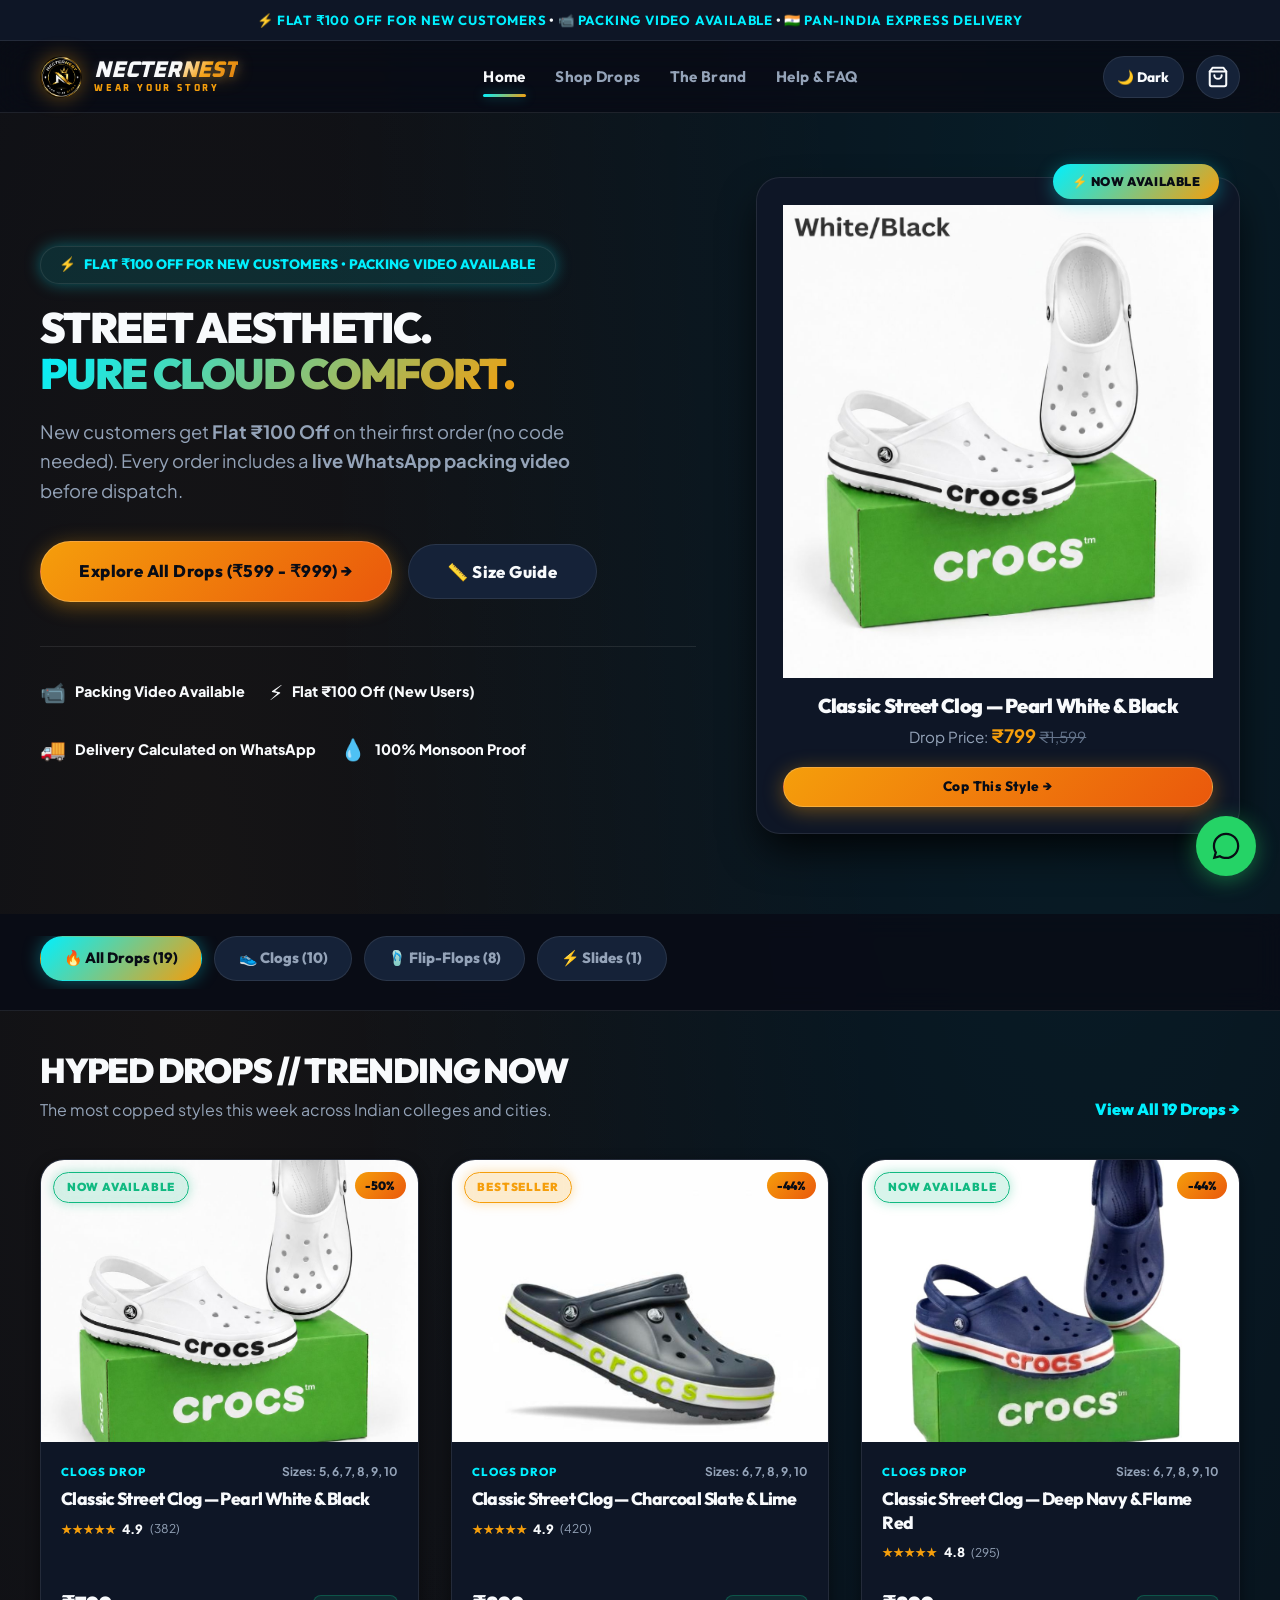
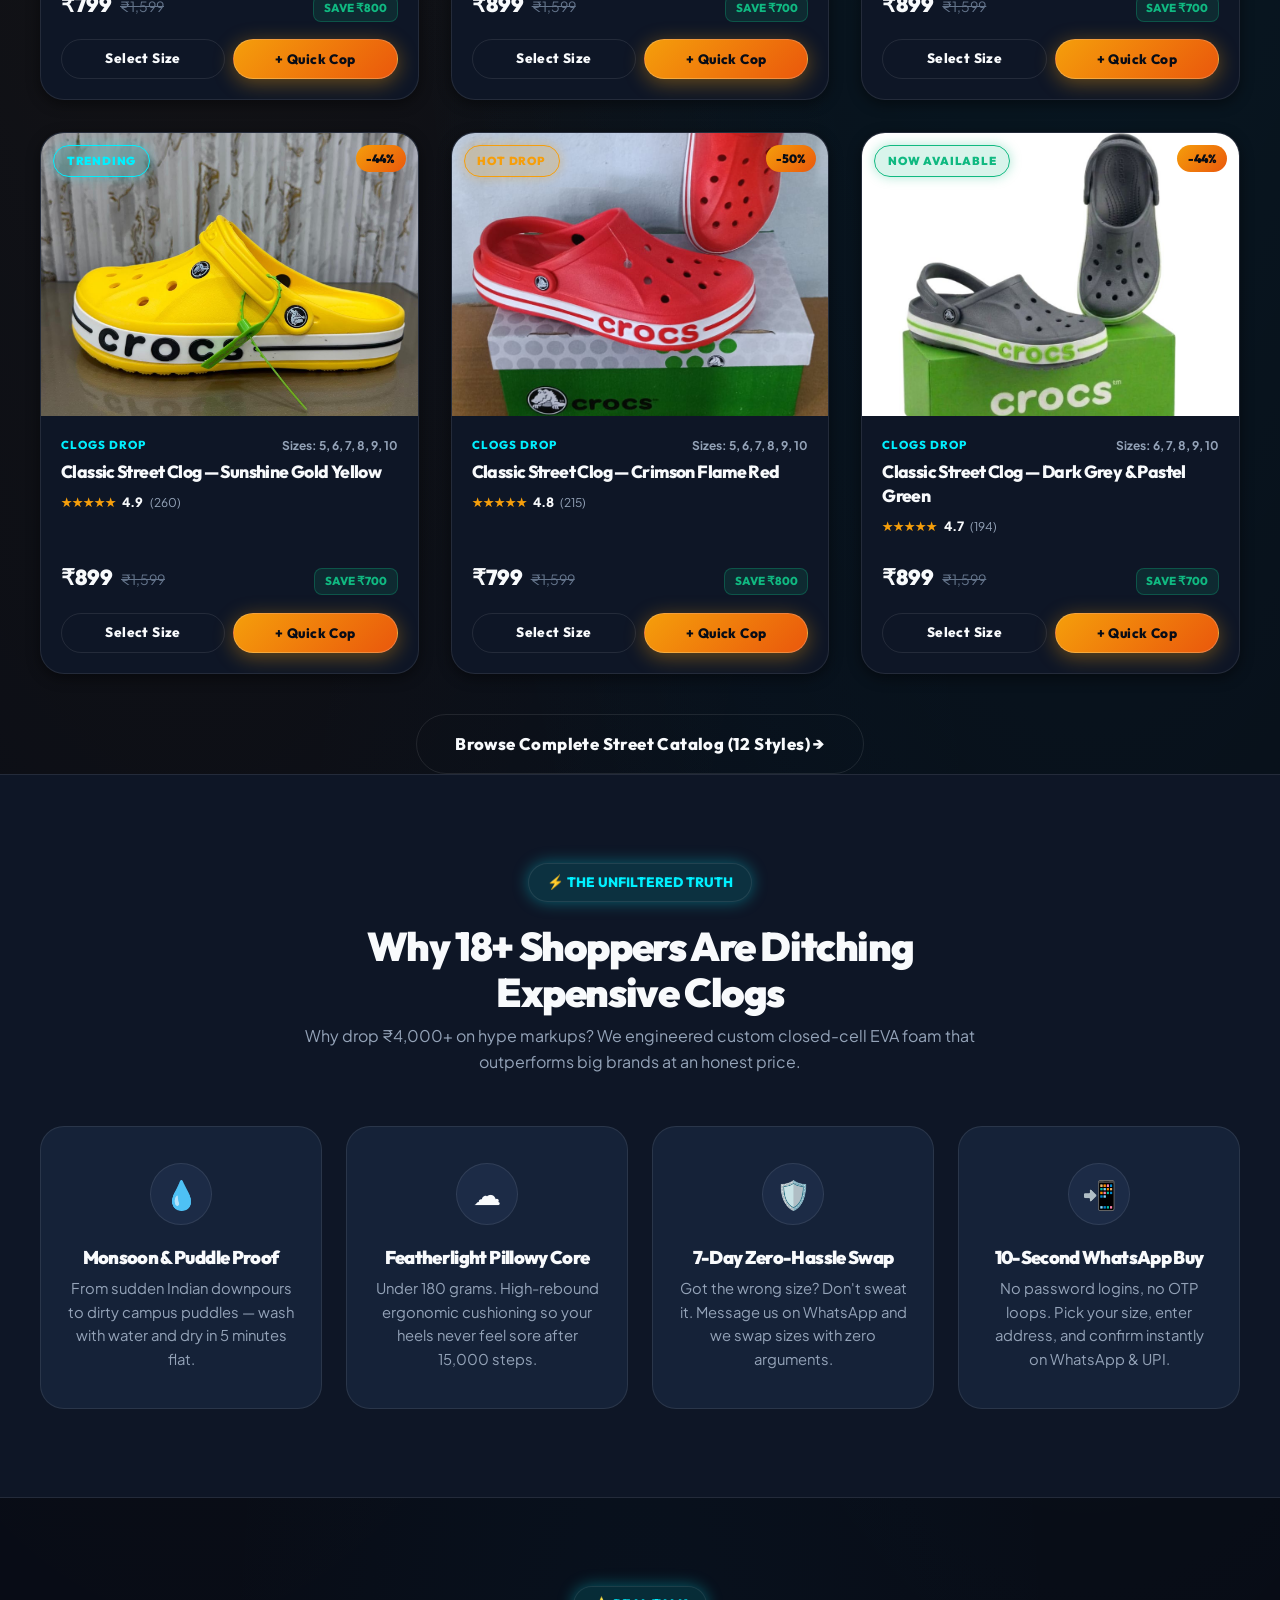
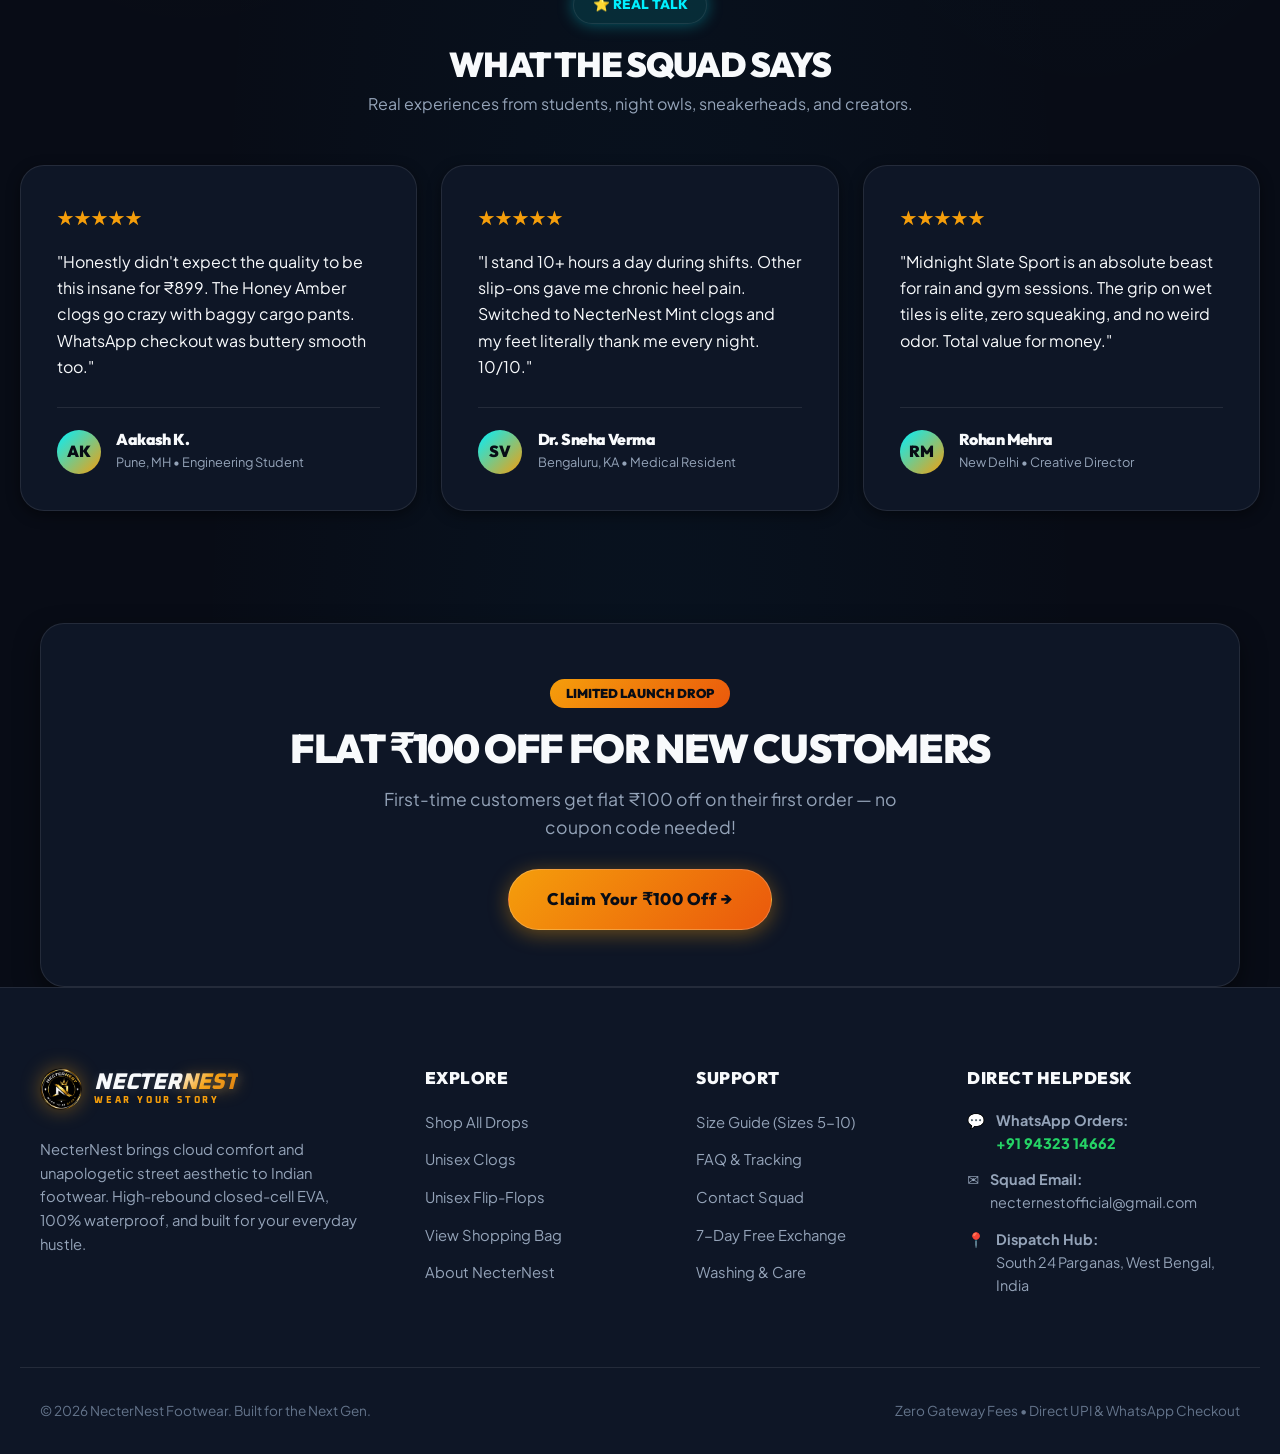
<file: index.html>
<!DOCTYPE html>
<html lang="en">
<head>
  <meta charset="UTF-8">
  <meta name="viewport" content="width=device-width, initial-scale=1.0">
  
  <!-- Pre-render Theme Application to Prevent Flash -->
  <script>
    (function() {
      const t = localStorage.getItem("necternest_theme_mode") || "dark";
      document.documentElement.setAttribute("data-theme", t);
    })();
  </script>

  <!-- Primary SEO Meta Tags -->
  <title>NecterNest — Street Aesthetic &amp; Cloud Comfort Clogs for 18+ India</title>
  <meta name="title" content="NecterNest — Street Aesthetic &amp; Cloud Comfort Clogs for 18+ India">
  <meta name="description" content="Level up your daily drip with NecterNest. Ultra-light, 100% waterproof cloud clogs engineered for college, commutes & daily street culture. Starting at ₹799.">
  <meta name="keywords" content="clogs, streetwear clogs India, gen-z footwear, comfortable slides, waterproof clogs, NecterNest">
  <meta name="author" content="NecterNest">

  <!-- Open Graph / WhatsApp Sharing Tags -->
  <meta property="og:type" content="website">
  <meta property="og:url" content="https://devaritra009.github.io/necternest/">
  <meta property="og:title" content="NecterNest — Street Aesthetic. Cloud Comfort.">
  <meta property="og:description" content="Featherlight, 100% waterproof cloud clogs starting at just ₹799. Fast WhatsApp orders!">
  <meta property="og:image" content="images/og-brand.jpg?v=3">

  <!-- Twitter Card Tags -->
  <meta name="twitter:card" content="summary_large_image">
  <meta name="twitter:title" content="NecterNest — Cloud Street Clogs India">
  <meta name="twitter:description" content="Featherlight EVA footwear. ₹100 off on first order, live packing video & free delivery over ₹999.">
  <meta name="twitter:image" content="images/og-brand.jpg?v=3">

  <!-- Favicon -->
  <link rel="shortcut icon" href="favicon.ico?v=3">
  <link rel="icon" type="image/png" sizes="32x32" href="images/favicon-32.png?v=3">
  <link rel="icon" type="image/png" sizes="192x192" href="images/favicon.png?v=3">
  <link rel="apple-touch-icon" href="images/favicon.png?v=3">

  <!-- Google Fonts: Oxanium (Brand Display & Logo) + Outfit (Headings) + Plus Jakarta Sans (Body) -->
  <link rel="preconnect" href="https://fonts.googleapis.com">
  <link rel="preconnect" href="https://fonts.gstatic.com" crossorigin>
  <link href="https://fonts.googleapis.com/css2?family=Oxanium:ital,wght@0,600;0,700;0,800;0,900;1,700;1,800;1,900&family=Outfit:wght@400;600;700;800;900&family=Plus+Jakarta+Sans:wght@400;500;600;700;800&display=swap" rel="stylesheet">

  <!-- Core Stylesheet -->
  <link rel="stylesheet" href="css/style.css">
</head>
<body>

  <!-- Top Announcement Bar (Streetwear Ticker) -->
  <div class="announcement-bar" role="region" aria-label="Announcement">
    <span>⚡ <strong>FLAT ₹100 OFF FOR NEW CUSTOMERS</strong> • 📹 <strong>PACKING VIDEO AVAILABLE</strong> • 🇮🇳 <strong>PAN-INDIA EXPRESS DELIVERY</strong></span>
  </div>

  <!-- Site Navigation Header -->
  <header class="site-header">
    <div class="container header-inner">
      <!-- Brand Logo -->
      <a href="index.html" class="brand-logo" aria-label="NecterNest Home">
        <img src="images/logo-badge.png?v=3" alt="NecterNest 3D Crest" class="brand-crest" width="42" height="42">
        <div class="brand-text-block">
          <span class="brand-title">NECTER<span class="brand-highlight">NEST</span></span>
          <span class="brand-sub">WEAR YOUR STORY</span>
        </div>
      </a>

      <!-- Desktop Nav Links -->
      <nav class="nav-links" id="primary-nav" aria-label="Main Navigation">
        <a href="index.html" class="nav-link active">Home</a>
        <a href="shop.html" class="nav-link">Shop Drops</a>
        <a href="about.html" class="nav-link">The Brand</a>
        <a href="contact.html" class="nav-link">Help &amp; FAQ</a>
      </nav>

      <!-- Action Buttons -->
      <div class="header-actions">
        <!-- Dark & White Mode Toggle Button -->
        <button type="button" class="theme-toggle-btn" aria-label="Toggle dark and white mode" title="Switch theme mode">
          <span class="moon-icon">🌙 Dark</span>
          <span class="sun-icon">☀️ Light</span>
        </button>

        <!-- Cart Icon Button with Count Badge -->
        <a href="cart.html" class="cart-icon-btn" aria-label="View Shopping Bag">
          <svg width="22" height="22" viewBox="0 0 24 24" fill="none" stroke="currentColor" stroke-width="2.2" stroke-linecap="round" stroke-linejoin="round">
            <path d="M6 2L3 6v14a2 2 0 0 0 2 2h14a2 2 0 0 0 2-2V6l-3-4z"/>
            <line x1="3" y1="6" x2="21" y2="6"/>
            <path d="M16 10a4 4 0 0 1-8 0"/>
          </svg>
          <span class="cart-count-badge" aria-label="Items in bag">0</span>
        </a>

        <!-- Mobile Hamburger Toggle -->
        <button type="button" class="hamburger-btn" aria-label="Toggle navigation menu" aria-expanded="false" aria-controls="primary-nav">
          <span></span>
          <span></span>
          <span></span>
        </button>
      </div>
    </div>
  </header>

  <!-- Mobile Drawer Overlay -->
  <div class="nav-overlay" aria-hidden="true"></div>

  <!-- Main Content -->
  <main>
    <!-- Hero Banner Section -->
    <section class="hero-section">
      <div class="container hero-grid">
        <div class="hero-content">
          <div class="hero-pill">
            <span>⚡</span> FLAT ₹100 OFF FOR NEW CUSTOMERS • PACKING VIDEO AVAILABLE
          </div>
          <h1 class="hero-title">
            STREET AESTHETIC. <span>PURE CLOUD COMFORT.</span>
          </h1>
          <p class="hero-description">
            New customers get <strong>Flat ₹100 Off</strong> on their first order (no code needed). Every order includes a <strong>live WhatsApp packing video</strong> before dispatch.
          </p>
          <div class="hero-cta-group">
            <a href="shop.html" class="btn btn-primary btn-lg">Explore All Drops (₹599 - ₹999) &rarr;</a>
            <button type="button" class="btn btn-secondary btn-lg" onclick="openSizeModal()">📏 Size Guide</button>
          </div>
          <div class="hero-trust-row">
            <div class="trust-item"><span class="icon">📹</span> Packing Video Available</div>
            <div class="trust-item"><span class="icon">⚡</span> Flat ₹100 Off (New Users)</div>
            <div class="trust-item"><span class="icon">🚚</span> Delivery Calculated on WhatsApp</div>
            <div class="trust-item"><span class="icon">💧</span> 100% Monsoon Proof</div>
          </div>
        </div>

        <div class="hero-media">
          <div class="hero-card-preview">
            <span class="hero-badge-float">⚡ NOW AVAILABLE</span>
            <img src="images/products/clog-white-black.jpg" alt="NecterNest Classic Street Clog in Pearl White & Black" width="540" height="400" class="hero-img">
            <div class="hero-card-footer mt-3">
              <h3 style="font-size: 1.25rem;">Classic Street Clog — Pearl White &amp; Black</h3>
              <p style="font-size: 0.95rem; margin-top: 0.25rem;">Drop Price: <strong style="color: var(--primary); font-size: 1.15rem;">₹799</strong> <del style="color: var(--text-light);">₹1,599</del></p>
              <a href="product.html?id=1" class="btn btn-primary btn-sm mt-3 w-100">Cop This Style &rarr;</a>
            </div>
          </div>
        </div>
      </div>
    </section>

    <!-- Category Filter Strip -->
    <section class="category-strip" aria-label="Category Quick Links">
      <div class="container category-pills-row">
        <a href="shop.html" class="filter-chip active">🔥 All Drops (19)</a>
        <a href="shop.html?cat=Clogs" class="filter-chip">👟 Clogs (10)</a>
        <a href="shop.html?cat=Flip-Flops" class="filter-chip">🩴 Flip-Flops (8)</a>
        <a href="shop.html?cat=Slides" class="filter-chip">⚡ Slides (1)</a>
      </div>
    </section>

    <!-- Featured Bestsellers Section -->
    <section class="container mt-5 mb-5">
      <div class="section-header">
        <div>
          <h2 class="section-title">HYPED DROPS // TRENDING NOW</h2>
          <p class="section-subtitle">The most copped styles this week across Indian colleges and cities.</p>
        </div>
        <a href="shop.html" class="view-all-link">View All 19 Drops &rarr;</a>
      </div>

      <!-- Grid populated by js/main.js (initHomePage) -->
      <div class="products-grid" id="featured-products-grid">
        <!-- Rendered dynamically -->
      </div>

      <div class="text-center mt-5">
        <a href="shop.html" class="btn btn-outline btn-lg">Browse Complete Street Catalog (12 Styles) &rarr;</a>
      </div>
    </section>

    <!-- Why Choose Us / Value Proposition Section -->
    <section class="why-section">
      <div class="container">
        <div class="text-center" style="max-width: 680px; margin: 0 auto;">
          <span class="hero-pill">⚡ THE UNFILTERED TRUTH</span>
          <h2>Why 18+ Shoppers Are Ditching Expensive Clogs</h2>
          <p class="mt-2">Why drop ₹4,000+ on hype markups? We engineered custom closed-cell EVA foam that outperforms big brands at an honest price.</p>
        </div>

        <div class="features-grid">
          <div class="feature-box">
            <div class="feature-icon-circle">💧</div>
            <h4>Monsoon &amp; Puddle Proof</h4>
            <p>From sudden Indian downpours to dirty campus puddles — wash with water and dry in 5 minutes flat.</p>
          </div>

          <div class="feature-box">
            <div class="feature-icon-circle">☁️</div>
            <h4>Featherlight Pillowy Core</h4>
            <p>Under 180 grams. High-rebound ergonomic cushioning so your heels never feel sore after 15,000 steps.</p>
          </div>

          <div class="feature-box">
            <div class="feature-icon-circle">🛡️</div>
            <h4>7-Day Zero-Hassle Swap</h4>
            <p>Got the wrong size? Don't sweat it. Message us on WhatsApp and we swap sizes with zero arguments.</p>
          </div>

          <div class="feature-box">
            <div class="feature-icon-circle">📲</div>
            <h4>10-Second WhatsApp Buy</h4>
            <p>No password logins, no OTP loops. Pick your size, enter address, and confirm instantly on WhatsApp &amp; UPI.</p>
          </div>
        </div>
      </div>
    </section>

    <!-- Verified Customer Reviews Section -->
    <section class="reviews-section container">
      <div class="section-header text-center" style="display: block;">
        <span class="hero-pill">⭐ REAL TALK</span>
        <h2 class="section-title">WHAT THE SQUAD SAYS</h2>
        <p class="section-subtitle">Real experiences from students, night owls, sneakerheads, and creators.</p>
      </div>

      <div class="reviews-grid">
        <div class="review-card">
          <div class="review-stars">★★★★★</div>
          <p class="review-text">"Honestly didn't expect the quality to be this insane for ₹899. The Honey Amber clogs go crazy with baggy cargo pants. WhatsApp checkout was buttery smooth too."</p>
          <div class="review-author">
            <div class="author-avatar">AK</div>
            <div class="author-info">
              <h5>Aakash K.</h5>
              <small>Pune, MH • Engineering Student</small>
            </div>
          </div>
        </div>

        <div class="review-card">
          <div class="review-stars">★★★★★</div>
          <p class="review-text">"I stand 10+ hours a day during shifts. Other slip-ons gave me chronic heel pain. Switched to NecterNest Mint clogs and my feet literally thank me every night. 10/10."</p>
          <div class="review-author">
            <div class="author-avatar">SV</div>
            <div class="author-info">
              <h5>Dr. Sneha Verma</h5>
              <small>Bengaluru, KA • Medical Resident</small>
            </div>
          </div>
        </div>

        <div class="review-card">
          <div class="review-stars">★★★★★</div>
          <p class="review-text">"Midnight Slate Sport is an absolute beast for rain and gym sessions. The grip on wet tiles is elite, zero squeaking, and no weird odor. Total value for money."</p>
          <div class="review-author">
            <div class="author-avatar">RM</div>
            <div class="author-info">
              <h5>Rohan Mehra</h5>
              <small>New Delhi • Creative Director</small>
            </div>
          </div>
        </div>
      </div>
    </section>

    <!-- Promotional Launch Offer Banner -->
    <section class="container mt-4 mb-5">
      <div style="background: var(--bg-surface); color: var(--text-main); border-radius: var(--radius-xl); padding: 3.5rem 2rem; text-align: center; border: 1.5px solid var(--border-color); box-shadow: var(--shadow-md);">
        <span style="background: var(--grad-primary); color: #080C15; font-family: 'Outfit', sans-serif; font-size: 0.8rem; font-weight: 900; padding: 0.4rem 1rem; border-radius: var(--radius-full);">LIMITED LAUNCH DROP</span>
        <h2 style="font-size: 2.5rem; margin-top: 1.25rem;">FLAT ₹100 OFF FOR NEW CUSTOMERS</h2>
        <p style="color: var(--text-muted); max-width: 540px; margin: 0.85rem auto 1.75rem; font-size: 1.1rem;">
          First-time customers get flat ₹100 off on their first order — no coupon code needed!
        </p>
        <a href="shop.html" class="btn btn-primary btn-lg">Claim Your ₹100 Off &rarr;</a>
      </div>
    </section>
  </main>

  <!-- Site Footer -->
  <footer class="site-footer">
    <div class="container footer-grid">
      <!-- Col 1: About & Logo -->
      <div class="footer-logo-desc">
        <a href="index.html" class="brand-logo footer-logo" aria-label="NecterNest Home">
          <img src="images/logo-badge.png?v=3" alt="NecterNest 3D Crest" class="brand-crest" width="38" height="38">
          <div class="brand-text-block">
            <span class="brand-title">NECTER<span class="brand-highlight">NEST</span></span>
            <span class="brand-sub">WEAR YOUR STORY</span>
          </div>
        </a>
        <p>NecterNest brings cloud comfort and unapologetic street aesthetic to Indian footwear. High-rebound closed-cell EVA, 100% waterproof, and built for your everyday hustle.</p>
      </div>

      <!-- Col 2: Quick Links -->
      <div class="footer-col">
        <h4>EXPLORE</h4>
        <ul class="footer-links">
          <li><a href="shop.html">Shop All Drops</a></li>
          <li><a href="shop.html?cat=Clogs">Unisex Clogs</a></li>
          <li><a href="shop.html?cat=Flip-Flops">Unisex Flip-Flops</a></li>
          <li><a href="cart.html">View Shopping Bag</a></li>
          <li><a href="about.html">About NecterNest</a></li>
        </ul>
      </div>

      <!-- Col 3: Customer Care -->
      <div class="footer-col">
        <h4>SUPPORT</h4>
        <ul class="footer-links">
          <li><a href="javascript:void(0)" onclick="openSizeModal()">Size Guide (Sizes 5-10)</a></li>
          <li><a href="contact.html#faq">FAQ &amp; Tracking</a></li>
          <li><a href="contact.html">Contact Squad</a></li>
          <li><a href="about.html#exchange">7-Day Free Exchange</a></li>
          <li><a href="about.html#care">Washing &amp; Care</a></li>
        </ul>
      </div>

      <!-- Col 4: Contact & WhatsApp -->
      <div class="footer-col">
        <h4>DIRECT HELPDESK</h4>
        <ul class="footer-contact-list">
          <li>
            <span>💬</span> 
            <div>
              <strong>WhatsApp Orders:</strong><br>
              <a href="https://wa.me/919432314662" target="_blank" style="color: #25D366; font-weight: 800;">+91 94323 14662</a>
            </div>
          </li>
          <li>
            <span>✉️</span> 
            <div>
              <strong>Squad Email:</strong><br>
              necternestofficial@gmail.com
            </div>
          </li>
          <li>
            <span>📍</span> 
            <div>
              <strong>Dispatch Hub:</strong><br>
              South 24 Parganas, West Bengal, India
            </div>
          </li>
        </ul>
      </div>
    </div>

    <!-- Bottom Copyright -->
    <div class="container footer-bottom">
      <div>&copy; 2026 NecterNest Footwear. Built for the Next Gen.</div>
      <div>Zero Gateway Fees • Direct UPI &amp; WhatsApp Checkout</div>
    </div>
  </footer>

  <!-- Scripts -->
  <script src="js/products.js"></script>
  <script src="js/main.js"></script>
  <script>
    document.addEventListener("DOMContentLoaded", () => {
      initHomePage();
    });
  </script>
</body>
</html>
</file>
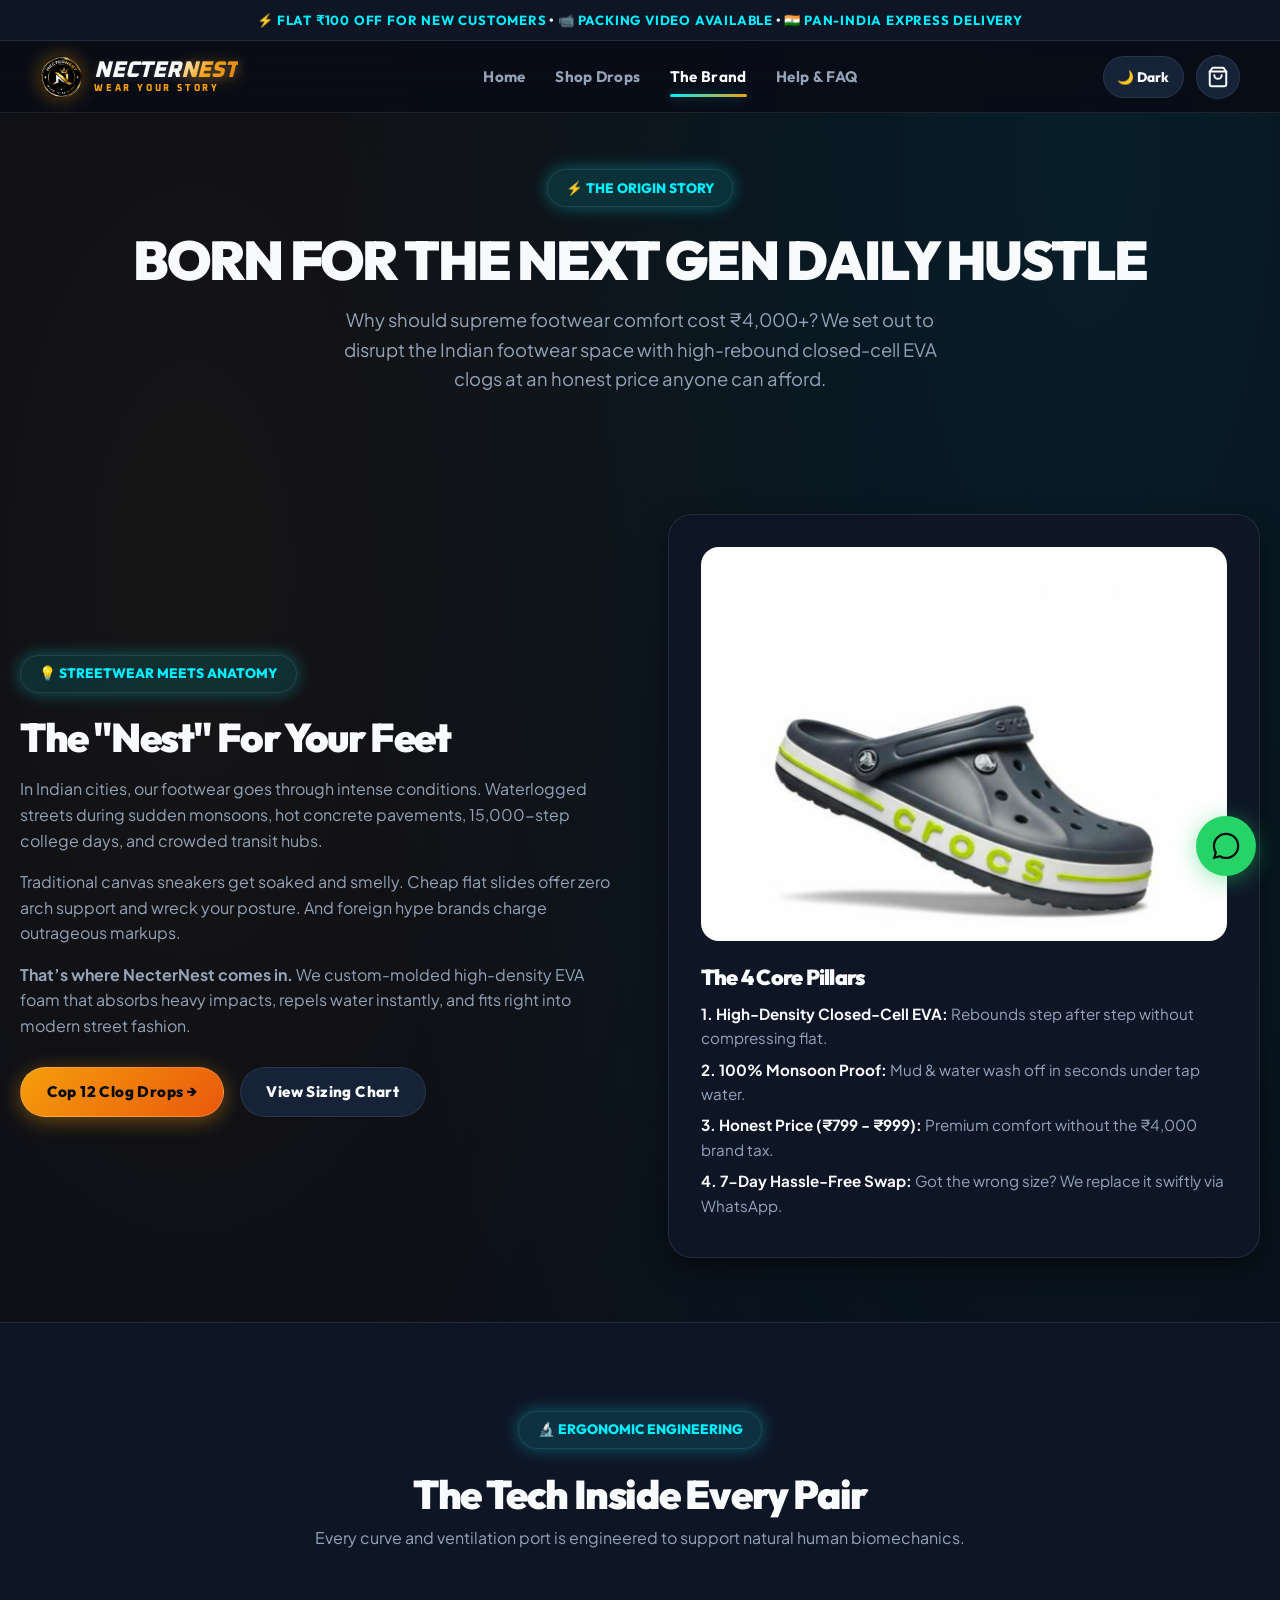
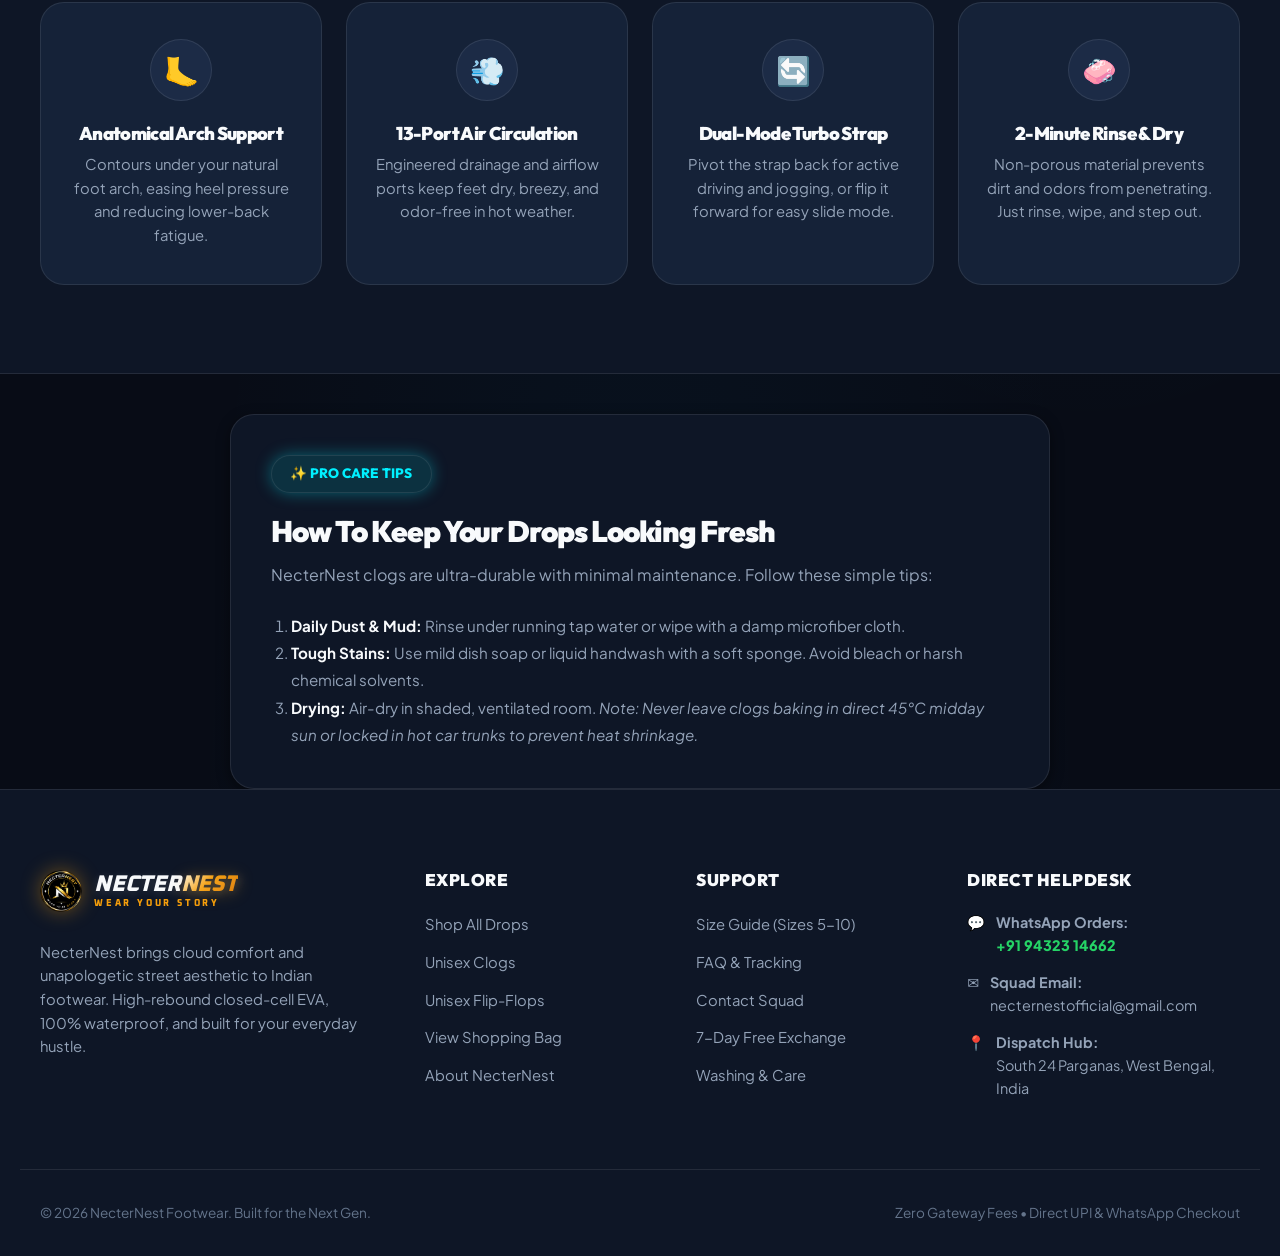
<file: about.html>
<!DOCTYPE html>
<html lang="en">
<head>
  <meta charset="UTF-8">
  <meta name="viewport" content="width=device-width, initial-scale=1.0">
  
  <!-- Pre-render Theme Application to Prevent Flash -->
  <script>
    (function() {
      const t = localStorage.getItem("necternest_theme_mode") || "dark";
      document.documentElement.setAttribute("data-theme", t);
    })();
  </script>
  
  <title>The Brand — NecterNest Cloud Comfort Streetwear India</title>
  <meta name="title" content="The Brand — NecterNest Cloud Comfort Streetwear India">
  <meta name="description" content="Discover how NecterNest was created to bring cloud-soft, 100% waterproof EVA clogs to Indian feet at honest prices under ₹1,000.">
  <meta name="keywords" content="about NecterNest, Indian footwear startup, EVA foam clogs India, comfortable shoes">

  <!-- Open Graph -->
  <meta property="og:type" content="website">
  <meta property="og:url" content="https://devaritra009.github.io/necternest/about.html">
  <meta property="og:title" content="About NecterNest — Born for Pure Everyday Indian Comfort">
  <meta property="og:description" content="Featherlight, waterproof clogs designed to conquer Indian monsoons, commutes, and daily hustle.">
  <meta property="og:image" content="images/og-brand.jpg?v=3">

  <!-- Favicon -->
  <link rel="shortcut icon" href="favicon.ico?v=3">
  <link rel="icon" type="image/png" sizes="32x32" href="images/favicon-32.png?v=3">
  <link rel="icon" type="image/png" sizes="192x192" href="images/favicon.png?v=3">
  <link rel="apple-touch-icon" href="images/favicon.png?v=3">

  <!-- Google Fonts: Oxanium + Outfit + Plus Jakarta Sans -->
  <link rel="preconnect" href="https://fonts.googleapis.com">
  <link rel="preconnect" href="https://fonts.gstatic.com" crossorigin>
  <link href="https://fonts.googleapis.com/css2?family=Oxanium:ital,wght@0,600;0,700;0,800;0,900;1,700;1,800;1,900&family=Outfit:wght@400;600;700;800;900&family=Plus+Jakarta+Sans:wght@400;500;600;700;800&display=swap" rel="stylesheet">

  <!-- Stylesheet -->
  <link rel="stylesheet" href="css/style.css">
</head>
<body>

  <!-- Top Announcement Bar -->
  <div class="announcement-bar" role="region" aria-label="Announcement">
    <span>⚡ <strong>FLAT ₹100 OFF FOR NEW CUSTOMERS</strong> • 📹 <strong>PACKING VIDEO AVAILABLE</strong> • 🇮🇳 <strong>PAN-INDIA EXPRESS DELIVERY</strong></span>
  </div>

  <!-- Header -->
  <header class="site-header">
    <div class="container header-inner">
      <a href="index.html" class="brand-logo" aria-label="NecterNest Home">
        <img src="images/logo-badge.png?v=3" alt="NecterNest 3D Crest" class="brand-crest" width="42" height="42">
        <div class="brand-text-block">
          <span class="brand-title">NECTER<span class="brand-highlight">NEST</span></span>
          <span class="brand-sub">WEAR YOUR STORY</span>
        </div>
      </a>

      <nav class="nav-links" id="primary-nav" aria-label="Main Navigation">
        <a href="index.html" class="nav-link">Home</a>
        <a href="shop.html" class="nav-link">Shop Drops</a>
        <a href="about.html" class="nav-link active">The Brand</a>
        <a href="contact.html" class="nav-link">Help &amp; FAQ</a>
      </nav>

      <div class="header-actions">
        <!-- Dark & White Mode Toggle Button -->
        <button type="button" class="theme-toggle-btn" aria-label="Toggle dark and white mode" title="Switch theme mode">
          <span class="moon-icon">🌙 Dark</span>
          <span class="sun-icon">☀️ Light</span>
        </button>

        <a href="cart.html" class="cart-icon-btn" aria-label="View Shopping Bag">
          <svg width="22" height="22" viewBox="0 0 24 24" fill="none" stroke="currentColor" stroke-width="2.2" stroke-linecap="round" stroke-linejoin="round">
            <path d="M6 2L3 6v14a2 2 0 0 0 2 2h14a2 2 0 0 0 2-2V6l-3-4z"/>
            <line x1="3" y1="6" x2="21" y2="6"/>
            <path d="M16 10a4 4 0 0 1-8 0"/>
          </svg>
          <span class="cart-count-badge" aria-label="Items in bag">0</span>
        </a>

        <button type="button" class="hamburger-btn" aria-label="Toggle navigation menu" aria-expanded="false" aria-controls="primary-nav">
          <span></span>
          <span></span>
          <span></span>
        </button>
      </div>
    </div>
  </header>

  <div class="nav-overlay" aria-hidden="true"></div>

  <!-- Main Content -->
  <main>
    <!-- About Hero -->
    <section class="page-hero">
      <div class="container">
        <span class="hero-pill">⚡ THE ORIGIN STORY</span>
        <h1>BORN FOR THE NEXT GEN DAILY HUSTLE</h1>
        <p>Why should supreme footwear comfort cost ₹4,000+? We set out to disrupt the Indian footwear space with high-rebound closed-cell EVA clogs at an honest price anyone can afford.</p>
      </div>
    </section>

    <!-- Story Grid -->
    <section class="container story-grid">
      <div>
        <span class="hero-pill">💡 STREETWEAR MEETS ANATOMY</span>
        <h2 style="margin-bottom: 1rem;">The "Nest" For Your Feet</h2>
        <p style="margin-bottom: 1rem;">
          In Indian cities, our footwear goes through intense conditions. Waterlogged streets during sudden monsoons, hot concrete pavements, 15,000-step college days, and crowded transit hubs.
        </p>
        <p style="margin-bottom: 1rem;">
          Traditional canvas sneakers get soaked and smelly. Cheap flat slides offer zero arch support and wreck your posture. And foreign hype brands charge outrageous markups.
        </p>
        <p style="margin-bottom: 1.75rem;">
          <strong>That’s where NecterNest comes in.</strong> We custom-molded high-density EVA foam that absorbs heavy impacts, repels water instantly, and fits right into modern street fashion.
        </p>
        <div style="display: flex; gap: 1rem; flex-wrap: wrap;">
          <a href="shop.html" class="btn btn-primary">Cop 12 Clog Drops &rarr;</a>
          <button type="button" class="btn btn-secondary" onclick="openSizeModal()">View Sizing Chart</button>
        </div>
      </div>

      <div>
        <div style="background-color: var(--bg-surface); border: 1px solid var(--border-color); border-radius: var(--radius-xl); padding: 2rem; box-shadow: var(--shadow-md);">
          <img src="images/products/clog-slate-lime.jpg" alt="NecterNest Craftsmanship" style="border-radius: var(--radius-lg); margin-bottom: 1.5rem; width: 100%; aspect-ratio: 4/3; object-fit: cover;">
          <h3 style="font-size: 1.35rem; margin-bottom: 0.75rem;">The 4 Core Pillars</h3>
          <ul class="feature-bullets" style="font-size: 0.95rem; color: var(--text-muted);">
            <li><strong style="color: var(--text-main);">1. High-Density Closed-Cell EVA:</strong> Rebounds step after step without compressing flat.</li>
            <li><strong style="color: var(--text-main);">2. 100% Monsoon Proof:</strong> Mud &amp; water wash off in seconds under tap water.</li>
            <li><strong style="color: var(--text-main);">3. Honest Price (₹799 - ₹999):</strong> Premium comfort without the ₹4,000 brand tax.</li>
            <li><strong style="color: var(--text-main);">4. 7-Day Hassle-Free Swap:</strong> Got the wrong size? We replace it swiftly via WhatsApp.</li>
          </ul>
        </div>
      </div>
    </section>

    <!-- Materials & Comfort Science -->
    <section class="why-section">
      <div class="container">
        <div class="text-center" style="max-width: 680px; margin: 0 auto;">
          <span class="hero-pill">🔬 ERGONOMIC ENGINEERING</span>
          <h2>The Tech Inside Every Pair</h2>
          <p class="mt-2">Every curve and ventilation port is engineered to support natural human biomechanics.</p>
        </div>

        <div class="features-grid">
          <div class="feature-box">
            <div class="feature-icon-circle">🦶</div>
            <h4>Anatomical Arch Support</h4>
            <p>Contours under your natural foot arch, easing heel pressure and reducing lower-back fatigue.</p>
          </div>

          <div class="feature-box">
            <div class="feature-icon-circle">💨</div>
            <h4>13-Port Air Circulation</h4>
            <p>Engineered drainage and airflow ports keep feet dry, breezy, and odor-free in hot weather.</p>
          </div>

          <div class="feature-box">
            <div class="feature-icon-circle">🔄</div>
            <h4>Dual-Mode Turbo Strap</h4>
            <p>Pivot the strap back for active driving and jogging, or flip it forward for easy slide mode.</p>
          </div>

          <div class="feature-box">
            <div class="feature-icon-circle">🧼</div>
            <h4>2-Minute Rinse &amp; Dry</h4>
            <p>Non-porous material prevents dirt and odors from penetrating. Just rinse, wipe, and step out.</p>
          </div>
        </div>
      </div>
    </section>

    <!-- Cleaning & Care Guide Section -->
    <section class="container mt-5 mb-5" id="care">
      <div style="background-color: var(--bg-surface); border: 1px solid var(--border-color); border-radius: var(--radius-xl); padding: 2.5rem; max-width: 820px; margin: 0 auto; box-shadow: var(--shadow-sm);">
        <span class="hero-pill">✨ PRO CARE TIPS</span>
        <h2 style="font-size: 1.85rem; margin-bottom: 0.85rem;">How To Keep Your Drops Looking Fresh</h2>
        <p style="margin-bottom: 1.5rem;">NecterNest clogs are ultra-durable with minimal maintenance. Follow these simple tips:</p>
        
        <ol style="padding-left: 1.25rem; list-style: decimal; color: var(--text-muted); font-size: 0.95rem; line-height: 1.8;">
          <li><strong style="color: var(--text-main);">Daily Dust &amp; Mud:</strong> Rinse under running tap water or wipe with a damp microfiber cloth.</li>
          <li><strong style="color: var(--text-main);">Tough Stains:</strong> Use mild dish soap or liquid handwash with a soft sponge. Avoid bleach or harsh chemical solvents.</li>
          <li><strong style="color: var(--text-main);">Drying:</strong> Air-dry in shaded, ventilated room. <em>Note: Never leave clogs baking in direct 45°C midday sun or locked in hot car trunks to prevent heat shrinkage.</em></li>
        </ol>
      </div>
    </section>
  </main>

  <!-- Footer -->
  <footer class="site-footer">
    <div class="container footer-grid">
      <div class="footer-logo-desc">
        <a href="index.html" class="brand-logo footer-logo" aria-label="NecterNest Home">
          <img src="images/logo-badge.png?v=3" alt="NecterNest 3D Crest" class="brand-crest" width="38" height="38">
          <div class="brand-text-block">
            <span class="brand-title">NECTER<span class="brand-highlight">NEST</span></span>
            <span class="brand-sub">WEAR YOUR STORY</span>
          </div>
        </a>
        <p>NecterNest brings cloud comfort and unapologetic street aesthetic to Indian footwear. High-rebound closed-cell EVA, 100% waterproof, and built for your everyday hustle.</p>
      </div>

      <div class="footer-col">
        <h4>EXPLORE</h4>
        <ul class="footer-links">
          <li><a href="shop.html">Shop All Drops</a></li>
          <li><a href="shop.html?cat=Clogs">Unisex Clogs</a></li>
          <li><a href="shop.html?cat=Flip-Flops">Unisex Flip-Flops</a></li>
          <li><a href="cart.html">View Shopping Bag</a></li>
          <li><a href="about.html">About NecterNest</a></li>
        </ul>
      </div>

      <div class="footer-col">
        <h4>SUPPORT</h4>
        <ul class="footer-links">
          <li><a href="javascript:void(0)" onclick="openSizeModal()">Size Guide (Sizes 5-10)</a></li>
          <li><a href="contact.html#faq">FAQ &amp; Tracking</a></li>
          <li><a href="contact.html">Contact Squad</a></li>
          <li><a href="about.html#exchange">7-Day Free Exchange</a></li>
          <li><a href="about.html#care">Washing &amp; Care</a></li>
        </ul>
      </div>

      <div class="footer-col">
        <h4>DIRECT HELPDESK</h4>
        <ul class="footer-contact-list">
          <li>
            <span>💬</span> 
            <div>
              <strong>WhatsApp Orders:</strong><br>
              <a href="https://wa.me/919432314662" target="_blank" style="color: #25D366; font-weight: 800;">+91 94323 14662</a>
            </div>
          </li>
          <li>
            <span>✉️</span> 
            <div>
              <strong>Squad Email:</strong><br>
              necternestofficial@gmail.com
            </div>
          </li>
          <li>
            <span>📍</span> 
            <div>
              <strong>Dispatch Hub:</strong><br>
              South 24 Parganas, West Bengal, India
            </div>
          </li>
        </ul>
      </div>
    </div>

    <div class="container footer-bottom">
      <div>&copy; 2026 NecterNest Footwear. Built for the Next Gen.</div>
      <div>Zero Gateway Fees • Direct UPI &amp; WhatsApp Checkout</div>
    </div>
  </footer>

  <!-- Scripts -->
  <script src="js/products.js"></script>
  <script src="js/main.js"></script>
</body>
</html>
</file>
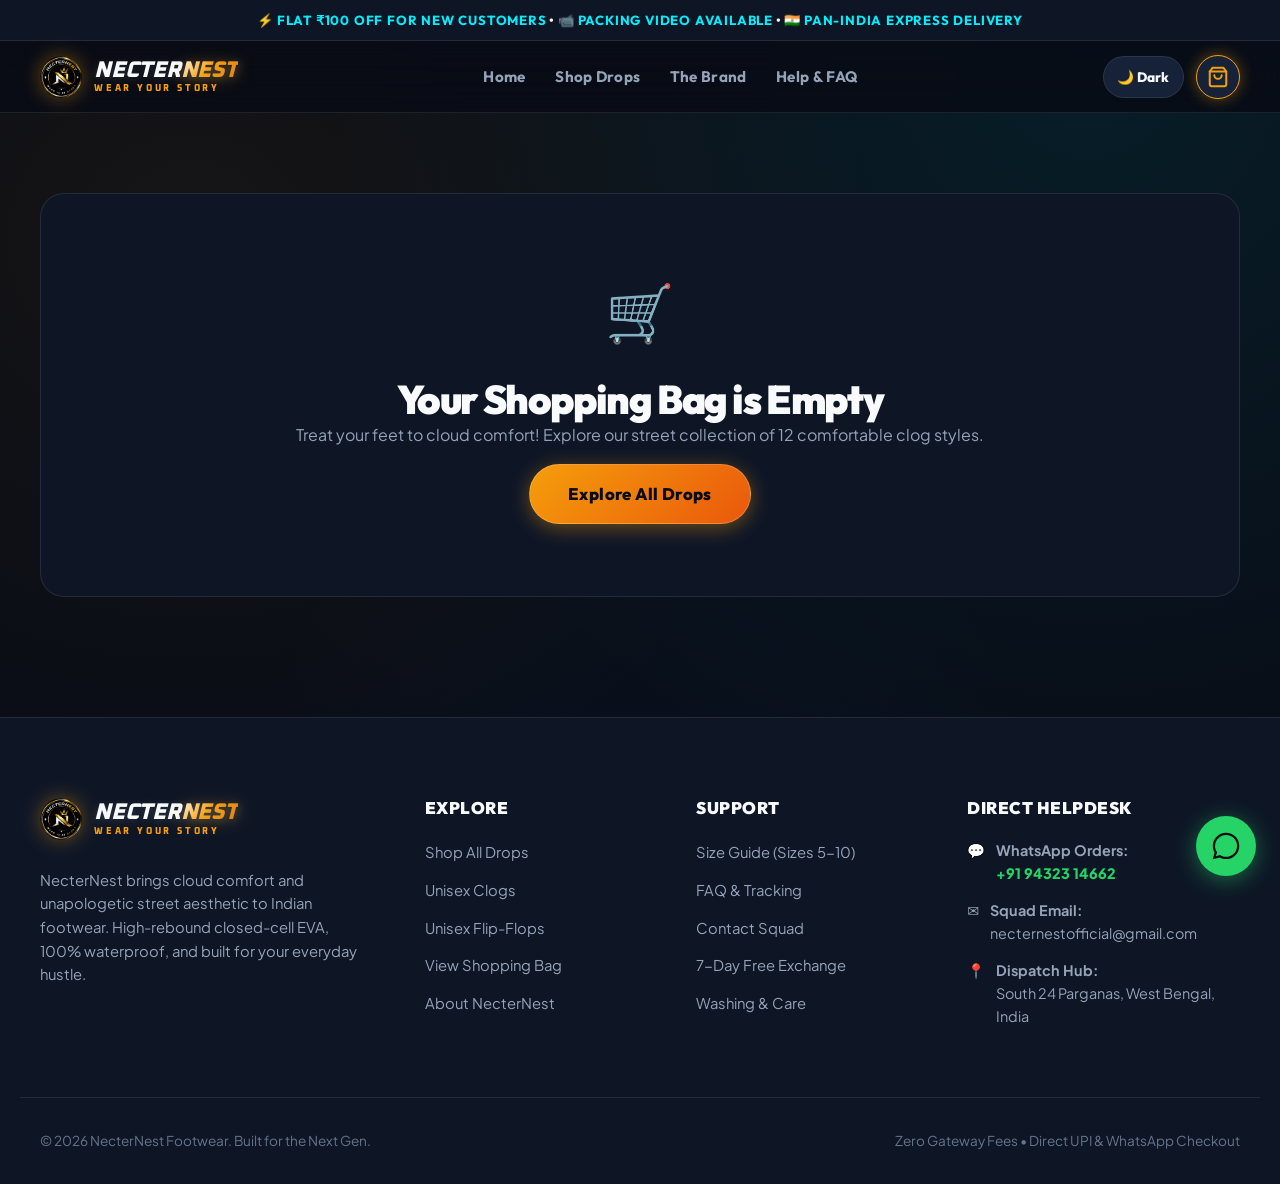
<file: cart.html>
<!DOCTYPE html>
<html lang="en">
<head>
  <meta charset="UTF-8">
  <meta name="viewport" content="width=device-width, initial-scale=1.0">
  
  <!-- Pre-render Theme Application to Prevent Flash -->
  <script>
    (function() {
      const t = localStorage.getItem("necternest_theme_mode") || "dark";
      document.documentElement.setAttribute("data-theme", t);
    })();
  </script>
  
  <title>Your Shopping Bag &amp; Checkout | NecterNest Street Footwear</title>
  <meta name="title" content="Your Shopping Bag &amp; Checkout | NecterNest Street Footwear">
  <meta name="description" content="Review your NecterNest street clogs order, enjoy Flat ₹100 Off for new customers, and complete your order instantly via WhatsApp &amp; UPI.">
  <meta name="robots" content="noindex, nofollow">

  <!-- Favicon -->
  <link rel="shortcut icon" href="favicon.ico?v=3">
  <link rel="icon" type="image/png" sizes="32x32" href="images/favicon-32.png?v=3">
  <link rel="icon" type="image/png" sizes="192x192" href="images/favicon.png?v=3">
  <link rel="apple-touch-icon" href="images/favicon.png?v=3">

  <!-- Google Fonts: Oxanium + Outfit + Plus Jakarta Sans -->
  <link rel="preconnect" href="https://fonts.googleapis.com">
  <link rel="preconnect" href="https://fonts.gstatic.com" crossorigin>
  <link href="https://fonts.googleapis.com/css2?family=Oxanium:ital,wght@0,600;0,700;0,800;0,900;1,700;1,800;1,900&family=Outfit:wght@400;600;700;800;900&family=Plus+Jakarta+Sans:wght@400;500;600;700;800&display=swap" rel="stylesheet">

  <!-- Stylesheet -->
  <link rel="stylesheet" href="css/style.css">
</head>
<body>

  <!-- Top Announcement Bar -->
  <div class="announcement-bar" role="region" aria-label="Announcement">
    <span>⚡ <strong>FLAT ₹100 OFF FOR NEW CUSTOMERS</strong> • 📹 <strong>PACKING VIDEO AVAILABLE</strong> • 🇮🇳 <strong>PAN-INDIA EXPRESS DELIVERY</strong></span>
  </div>

  <!-- Header -->
  <header class="site-header">
    <div class="container header-inner">
      <a href="index.html" class="brand-logo" aria-label="NecterNest Home">
        <img src="images/logo-badge.png?v=3" alt="NecterNest 3D Crest" class="brand-crest" width="42" height="42">
        <div class="brand-text-block">
          <span class="brand-title">NECTER<span class="brand-highlight">NEST</span></span>
          <span class="brand-sub">WEAR YOUR STORY</span>
        </div>
      </a>

      <nav class="nav-links" id="primary-nav" aria-label="Main Navigation">
        <a href="index.html" class="nav-link">Home</a>
        <a href="shop.html" class="nav-link">Shop Drops</a>
        <a href="about.html" class="nav-link">The Brand</a>
        <a href="contact.html" class="nav-link">Help &amp; FAQ</a>
      </nav>

      <div class="header-actions">
        <!-- Dark & White Mode Toggle Button -->
        <button type="button" class="theme-toggle-btn" aria-label="Toggle dark and white mode" title="Switch theme mode">
          <span class="moon-icon">🌙 Dark</span>
          <span class="sun-icon">☀️ Light</span>
        </button>

        <a href="cart.html" class="cart-icon-btn active" aria-label="View Shopping Bag" style="border-color: var(--primary); color: var(--primary); box-shadow: 0 0 15px var(--primary-glow);">
          <svg width="22" height="22" viewBox="0 0 24 24" fill="none" stroke="currentColor" stroke-width="2.2" stroke-linecap="round" stroke-linejoin="round">
            <path d="M6 2L3 6v14a2 2 0 0 0 2 2h14a2 2 0 0 0 2-2V6l-3-4z"/>
            <line x1="3" y1="6" x2="21" y2="6"/>
            <path d="M16 10a4 4 0 0 1-8 0"/>
          </svg>
          <span class="cart-count-badge" aria-label="Items in bag">0</span>
        </a>

        <button type="button" class="hamburger-btn" aria-label="Toggle navigation menu" aria-expanded="false" aria-controls="primary-nav">
          <span></span>
          <span></span>
          <span></span>
        </button>
      </div>
    </div>
  </header>

  <div class="nav-overlay" aria-hidden="true"></div>

  <!-- Main Cart & Checkout Content -->
  <main class="cart-section">
    <div class="container" id="cart-page-content">
      <!-- Dynamically filled by initCartPage() in js/main.js -->
      <div style="text-align: center; padding: 4rem 1rem;">
        <p>Loading your shopping bag...</p>
      </div>
    </div>
  </main>

  <!-- Footer -->
  <footer class="site-footer">
    <div class="container footer-grid">
      <div class="footer-logo-desc">
        <a href="index.html" class="brand-logo footer-logo" aria-label="NecterNest Home">
          <img src="images/logo-badge.png?v=3" alt="NecterNest 3D Crest" class="brand-crest" width="38" height="38">
          <div class="brand-text-block">
            <span class="brand-title">NECTER<span class="brand-highlight">NEST</span></span>
            <span class="brand-sub">WEAR YOUR STORY</span>
          </div>
        </a>
        <p>NecterNest brings cloud comfort and unapologetic street aesthetic to Indian footwear. High-rebound closed-cell EVA, 100% waterproof, and built for your everyday hustle.</p>
      </div>

      <div class="footer-col">
        <h4>EXPLORE</h4>
        <ul class="footer-links">
          <li><a href="shop.html">Shop All Drops</a></li>
          <li><a href="shop.html?cat=Clogs">Unisex Clogs</a></li>
          <li><a href="shop.html?cat=Flip-Flops">Unisex Flip-Flops</a></li>
          <li><a href="cart.html">View Shopping Bag</a></li>
          <li><a href="about.html">About NecterNest</a></li>
        </ul>
      </div>

      <div class="footer-col">
        <h4>SUPPORT</h4>
        <ul class="footer-links">
          <li><a href="javascript:void(0)" onclick="openSizeModal()">Size Guide (Sizes 5-10)</a></li>
          <li><a href="contact.html#faq">FAQ &amp; Tracking</a></li>
          <li><a href="contact.html">Contact Squad</a></li>
          <li><a href="about.html#exchange">7-Day Free Exchange</a></li>
          <li><a href="about.html#care">Washing &amp; Care</a></li>
        </ul>
      </div>

      <div class="footer-col">
        <h4>DIRECT HELPDESK</h4>
        <ul class="footer-contact-list">
          <li>
            <span>💬</span> 
            <div>
              <strong>WhatsApp Orders:</strong><br>
              <a href="https://wa.me/919432314662" target="_blank" style="color: #25D366; font-weight: 800;">+91 94323 14662</a>
            </div>
          </li>
          <li>
            <span>✉️</span> 
            <div>
              <strong>Squad Email:</strong><br>
              necternestofficial@gmail.com
            </div>
          </li>
          <li>
            <span>📍</span> 
            <div>
              <strong>Dispatch Hub:</strong><br>
              South 24 Parganas, West Bengal, India
            </div>
          </li>
        </ul>
      </div>
    </div>

    <div class="container footer-bottom">
      <div>&copy; 2026 NecterNest Footwear. Built for the Next Gen.</div>
      <div>Zero Gateway Fees • Direct UPI &amp; WhatsApp Checkout</div>
    </div>
  </footer>

  <!-- Scripts -->
  <script src="js/products.js"></script>
  <script src="js/main.js"></script>
  <script>
    document.addEventListener("DOMContentLoaded", () => {
      initCartPage();
    });
  </script>
</body>
</html>
</file>
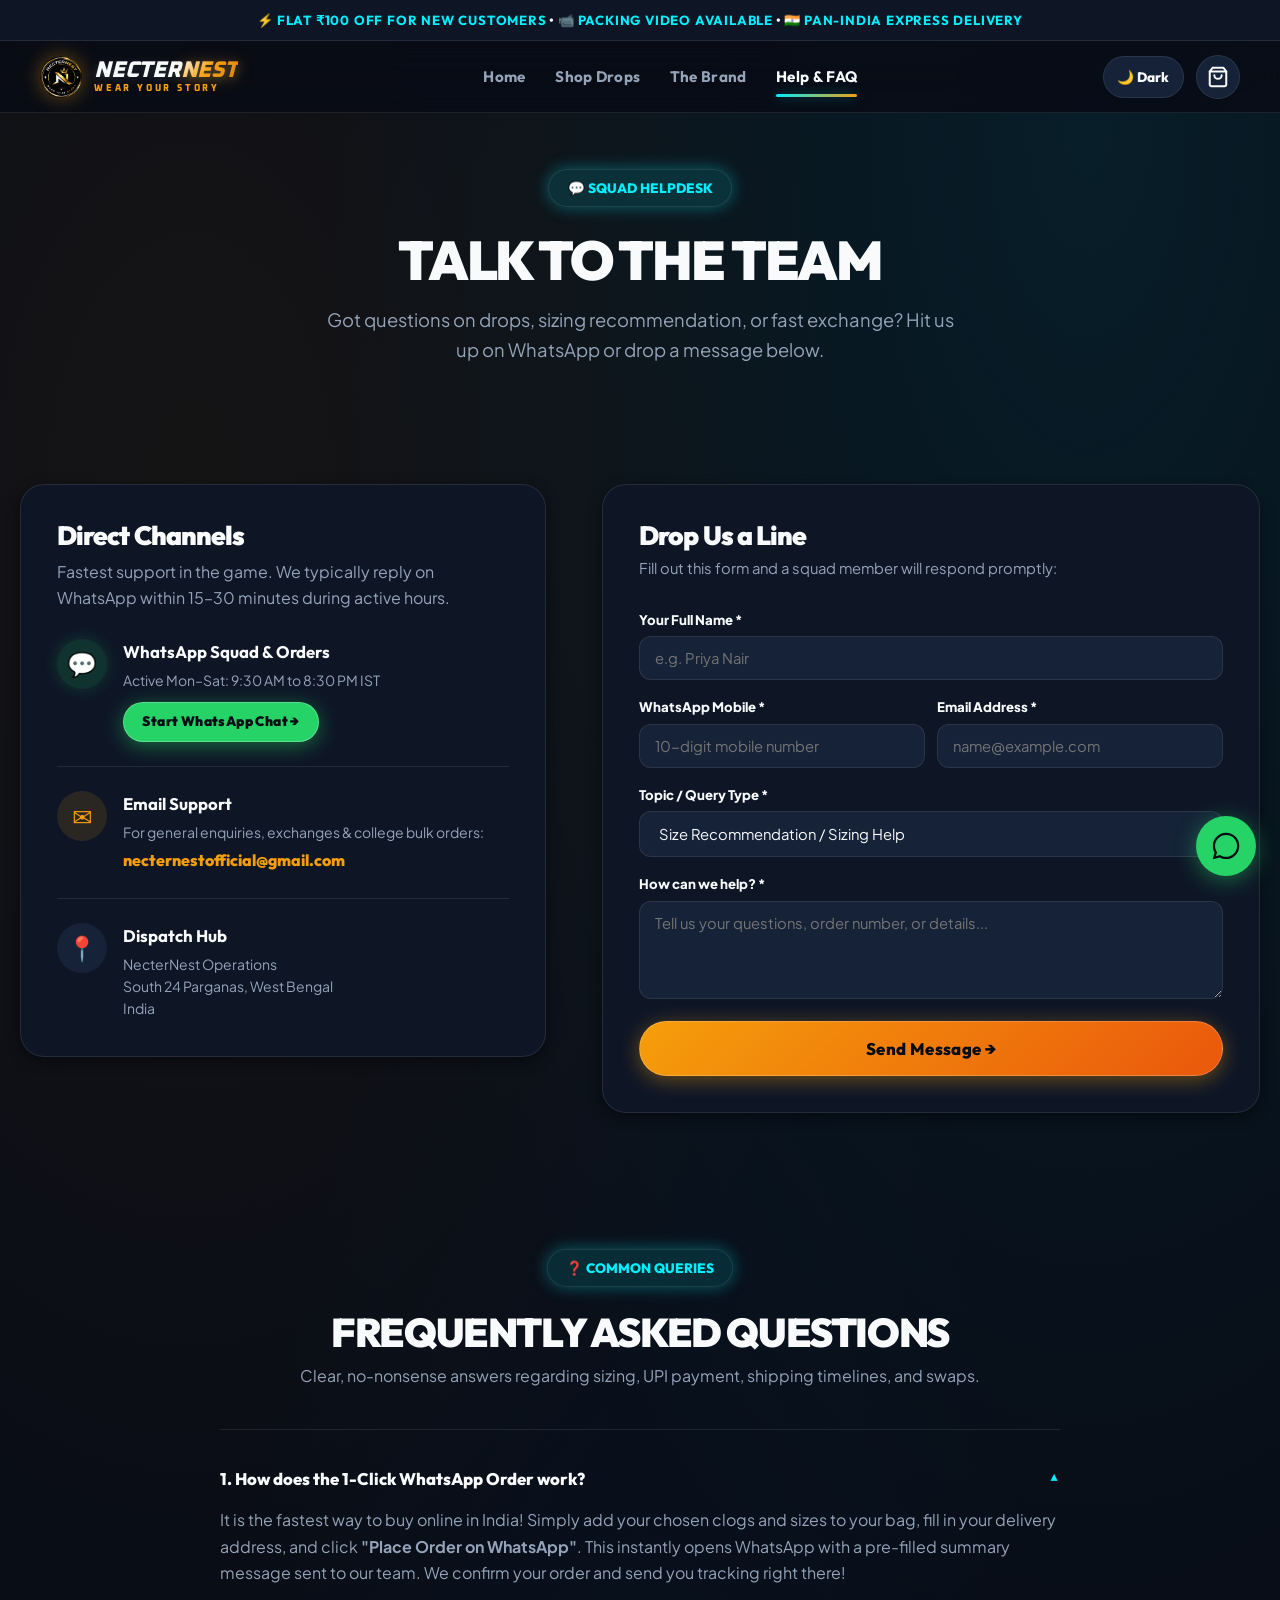
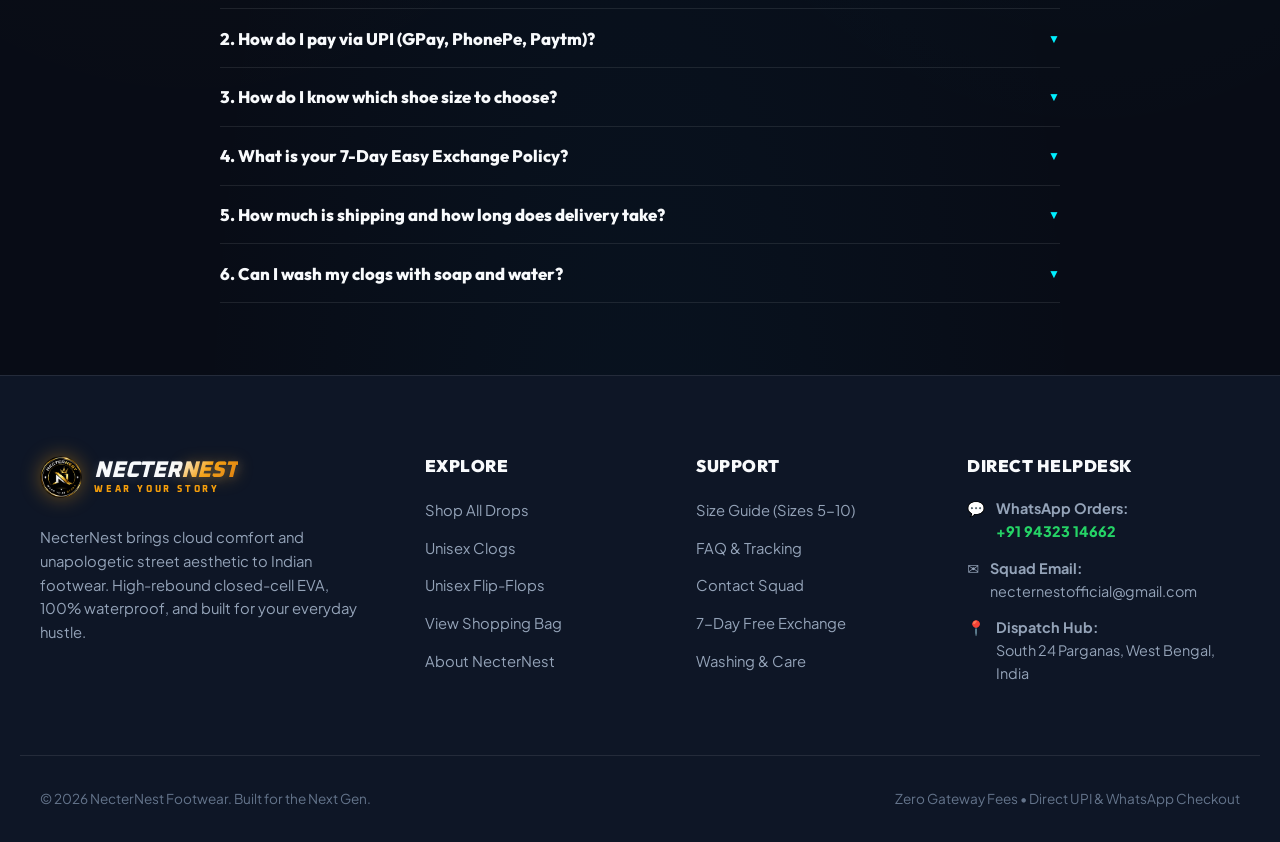
<file: contact.html>
<!DOCTYPE html>
<html lang="en">
<head>
  <meta charset="UTF-8">
  <meta name="viewport" content="width=device-width, initial-scale=1.0">
  
  <!-- Pre-render Theme Application to Prevent Flash -->
  <script>
    (function() {
      const t = localStorage.getItem("necternest_theme_mode") || "dark";
      document.documentElement.setAttribute("data-theme", t);
    })();
  </script>
  
  <title>Help &amp; FAQ — NecterNest Street Footwear Squad</title>
  <meta name="title" content="Help &amp; FAQ — NecterNest Street Footwear Squad">
  <meta name="description" content="Have questions about sizing, drops, or exchanges? Chat with the NecterNest squad on WhatsApp (+91 94323 14662) or email necternestofficial@gmail.com. Read our detailed FAQs.">
  <meta name="keywords" content="NecterNest contact, footwear customer support India, clog size FAQ, WhatsApp orders">

  <!-- Open Graph -->
  <meta property="og:type" content="website">
  <meta property="og:url" content="https://devaritra009.github.io/necternest/contact.html">
  <meta property="og:title" content="Contact NecterNest Squad &amp; FAQ">
  <meta property="og:description" content="Reach our support team instantly on WhatsApp or check answers to frequently asked questions.">
  <meta property="og:image" content="images/og-brand.jpg?v=3">

  <!-- Favicon -->
  <link rel="shortcut icon" href="favicon.ico?v=3">
  <link rel="icon" type="image/png" sizes="32x32" href="images/favicon-32.png?v=3">
  <link rel="icon" type="image/png" sizes="192x192" href="images/favicon.png?v=3">
  <link rel="apple-touch-icon" href="images/favicon.png?v=3">

  <!-- Google Fonts: Oxanium + Outfit + Plus Jakarta Sans -->
  <link rel="preconnect" href="https://fonts.googleapis.com">
  <link rel="preconnect" href="https://fonts.gstatic.com" crossorigin>
  <link href="https://fonts.googleapis.com/css2?family=Oxanium:ital,wght@0,600;0,700;0,800;0,900;1,700;1,800;1,900&family=Outfit:wght@400;600;700;800;900&family=Plus+Jakarta+Sans:wght@400;500;600;700;800&display=swap" rel="stylesheet">

  <!-- Stylesheet -->
  <link rel="stylesheet" href="css/style.css">
</head>
<body>

  <!-- Top Announcement Bar -->
  <div class="announcement-bar" role="region" aria-label="Announcement">
    <span>⚡ <strong>FLAT ₹100 OFF FOR NEW CUSTOMERS</strong> • 📹 <strong>PACKING VIDEO AVAILABLE</strong> • 🇮🇳 <strong>PAN-INDIA EXPRESS DELIVERY</strong></span>
  </div>

  <!-- Header -->
  <header class="site-header">
    <div class="container header-inner">
      <a href="index.html" class="brand-logo" aria-label="NecterNest Home">
        <img src="images/logo-badge.png?v=3" alt="NecterNest 3D Crest" class="brand-crest" width="42" height="42">
        <div class="brand-text-block">
          <span class="brand-title">NECTER<span class="brand-highlight">NEST</span></span>
          <span class="brand-sub">WEAR YOUR STORY</span>
        </div>
      </a>

      <nav class="nav-links" id="primary-nav" aria-label="Main Navigation">
        <a href="index.html" class="nav-link">Home</a>
        <a href="shop.html" class="nav-link">Shop Drops</a>
        <a href="about.html" class="nav-link">The Brand</a>
        <a href="contact.html" class="nav-link active">Help &amp; FAQ</a>
      </nav>

      <div class="header-actions">
        <!-- Dark & White Mode Toggle Button -->
        <button type="button" class="theme-toggle-btn" aria-label="Toggle dark and white mode" title="Switch theme mode">
          <span class="moon-icon">🌙 Dark</span>
          <span class="sun-icon">☀️ Light</span>
        </button>

        <a href="cart.html" class="cart-icon-btn" aria-label="View Shopping Bag">
          <svg width="22" height="22" viewBox="0 0 24 24" fill="none" stroke="currentColor" stroke-width="2.2" stroke-linecap="round" stroke-linejoin="round">
            <path d="M6 2L3 6v14a2 2 0 0 0 2 2h14a2 2 0 0 0 2-2V6l-3-4z"/>
            <line x1="3" y1="6" x2="21" y2="6"/>
            <path d="M16 10a4 4 0 0 1-8 0"/>
          </svg>
          <span class="cart-count-badge" aria-label="Items in bag">0</span>
        </a>

        <button type="button" class="hamburger-btn" aria-label="Toggle navigation menu" aria-expanded="false" aria-controls="primary-nav">
          <span></span>
          <span></span>
          <span></span>
        </button>
      </div>
    </div>
  </header>

  <div class="nav-overlay" aria-hidden="true"></div>

  <!-- Main Content -->
  <main>
    <!-- Contact Page Hero -->
    <section class="page-hero">
      <div class="container">
        <span class="hero-pill">💬 SQUAD HELPDESK</span>
        <h1>TALK TO THE TEAM</h1>
        <p>Got questions on drops, sizing recommendation, or fast exchange? Hit us up on WhatsApp or drop a message below.</p>
      </div>
    </section>

    <!-- Contact Details & Form Section -->
    <section class="container contact-grid">
      <!-- Left: Contact Channels Info -->
      <div>
        <div class="contact-card">
          <h2 style="font-size: 1.65rem; margin-bottom: 0.5rem;">Direct Channels</h2>
          <p style="margin-bottom: 1.75rem;">Fastest support in the game. We typically reply on WhatsApp within 15–30 minutes during active hours.</p>

          <div style="display: flex; flex-direction: column; gap: 1.5rem;">
            <!-- WhatsApp -->
            <div style="display: flex; align-items: flex-start; gap: 1rem;">
              <div style="width: 50px; height: 50px; border-radius: var(--radius-full); background-color: rgba(37, 211, 102, 0.15); color: #25D366; display: flex; align-items: center; justify-content: center; font-size: 1.5rem; flex-shrink: 0; box-shadow: 0 0 15px rgba(37, 211, 102, 0.2);">
                💬
              </div>
              <div>
                <strong style="display: block; font-size: 1.05rem; font-family: 'Outfit', sans-serif;">WhatsApp Squad &amp; Orders</strong>
                <p style="font-size: 0.875rem; margin: 0.25rem 0 0.65rem;">Active Mon–Sat: 9:30 AM to 8:30 PM IST</p>
                <a href="https://wa.me/919432314662?text=Hi%20NecterNest!%20I%20have%20a%20question%20about%20your%20clogs." target="_blank" class="btn btn-whatsapp-order btn-sm">
                  Start WhatsApp Chat &rarr;
                </a>
              </div>
            </div>

            <!-- Email -->
            <div style="display: flex; align-items: flex-start; gap: 1rem; border-top: 1px solid var(--border-color); padding-top: 1.5rem;">
              <div style="width: 50px; height: 50px; border-radius: var(--radius-full); background-color: var(--primary-subtle); color: var(--primary); display: flex; align-items: center; justify-content: center; font-size: 1.5rem; flex-shrink: 0;">
                ✉️
              </div>
              <div>
                <strong style="display: block; font-size: 1.05rem; font-family: 'Outfit', sans-serif;">Email Support</strong>
                <p style="font-size: 0.875rem; margin: 0.2rem 0;">For general enquiries, exchanges &amp; college bulk orders:</p>
                <a href="mailto:necternestofficial@gmail.com" style="font-weight: 800; color: var(--primary); font-family: 'Outfit', sans-serif;">necternestofficial@gmail.com</a>
              </div>
            </div>

            <!-- Fulfillment Location -->
            <div style="display: flex; align-items: flex-start; gap: 1rem; border-top: 1px solid var(--border-color); padding-top: 1.5rem;">
              <div style="width: 50px; height: 50px; border-radius: var(--radius-full); background-color: var(--bg-surface-elevated); color: var(--text-main); display: flex; align-items: center; justify-content: center; font-size: 1.5rem; flex-shrink: 0;">
                📍
              </div>
              <div>
                <strong style="display: block; font-size: 1.05rem; font-family: 'Outfit', sans-serif;">Dispatch Hub</strong>
                <p style="font-size: 0.875rem; margin-top: 0.2rem;">
                  NecterNest Operations<br>
                  South 24 Parganas, West Bengal<br>
                  India
                </p>
              </div>
            </div>
          </div>
        </div>
      </div>

      <!-- Right: Interactive Contact Form -->
      <div>
        <div class="contact-card">
          <h2 style="font-size: 1.65rem; margin-bottom: 0.35rem;">Drop Us a Line</h2>
          <p style="font-size: 0.925rem; margin-bottom: 1.75rem;">Fill out this form and a squad member will respond promptly:</p>

          <form id="contact-form" onsubmit="handleContactSubmit(event)">
            <div class="form-group">
              <label for="contact-name">Your Full Name *</label>
              <input type="text" id="contact-name" required placeholder="e.g. Priya Nair">
            </div>

            <div class="form-row">
              <div class="form-group col">
                <label for="contact-phone">WhatsApp Mobile *</label>
                <input type="tel" id="contact-phone" required pattern="[0-9]{10}" placeholder="10-digit mobile number">
              </div>
              <div class="form-group col">
                <label for="contact-email">Email Address *</label>
                <input type="email" id="contact-email" required placeholder="name@example.com">
              </div>
            </div>

            <div class="form-group">
              <label for="contact-subject">Topic / Query Type *</label>
              <select id="contact-subject">
                <option value="Size Recommendation">Size Recommendation / Sizing Help</option>
                <option value="Order Tracking">Order Status / Delivery Tracking</option>
                <option value="Exchange / Return">7-Day Size Exchange Request</option>
                <option value="Payment Inquiry">UPI / Payment Confirmation</option>
                <option value="Bulk Order">College / Creator Bulk Order</option>
                <option value="Other">Other Query</option>
              </select>
            </div>

            <div class="form-group">
              <label for="contact-message">How can we help? *</label>
              <textarea id="contact-message" required rows="4" placeholder="Tell us your questions, order number, or details..."></textarea>
            </div>

            <button type="submit" class="btn btn-primary w-100 btn-lg">
              Send Message &rarr;
            </button>
          </form>
        </div>
      </div>
    </section>

    <!-- FAQ Accordion Section -->
    <section class="faq-section container" id="faq">
      <div class="text-center" style="max-width: 680px; margin: 0 auto;">
        <span class="hero-pill">❓ COMMON QUERIES</span>
        <h2>FREQUENTLY ASKED QUESTIONS</h2>
        <p class="mt-2">Clear, no-nonsense answers regarding sizing, UPI payment, shipping timelines, and swaps.</p>
      </div>

      <div class="faq-accordion pdp-tabs-accordion mt-4">
        <!-- FAQ 1 -->
        <div class="accordion-card">
          <button type="button" class="accordion-head active" onclick="toggleAccordion(this)">
            <span>1. How does the 1-Click WhatsApp Order work?</span>
            <span class="chevron">▼</span>
          </button>
          <div class="accordion-body" style="display: block;">
            <p>
              It is the fastest way to buy online in India! Simply add your chosen clogs and sizes to your bag, fill in your delivery address, and click <strong>"Place Order on WhatsApp"</strong>. This instantly opens WhatsApp with a pre-filled summary message sent to our team. We confirm your order and send you tracking right there!
            </p>
          </div>
        </div>

        <!-- FAQ 2 -->
        <div class="accordion-card">
          <button type="button" class="accordion-head" onclick="toggleAccordion(this)">
            <span>2. How do I pay via UPI (GPay, PhonePe, Paytm)?</span>
            <span class="chevron">▼</span>
          </button>
          <div class="accordion-body">
            <p>
              On the checkout page, you will see our verified UPI merchant ID (<code>necternest@upi</code>) and a direct UPI QR code. You can scan the QR code using Google Pay, PhonePe, Paytm, or CRED, or enter the UPI ID. Once paid, simply send the screenshot or transaction reference ID on WhatsApp to confirm dispatch.
            </p>
          </div>
        </div>

        <!-- FAQ 3 -->
        <div class="accordion-card">
          <button type="button" class="accordion-head" onclick="toggleAccordion(this)">
            <span>3. How do I know which shoe size to choose?</span>
            <span class="chevron">▼</span>
          </button>
          <div class="accordion-body">
            <p>
              NecterNest footwear follows standard Indian shoe sizes (from Size 5 to 10). If you wear a half size (for example, 7.5), we recommend ordering the next size up (Size 8) for a roomy, relaxed fit. You can also click the 
              <button type="button" onclick="openSizeModal()" style="color: var(--primary); font-weight: 800; text-decoration: underline;">Size Guide button</button> 
              to see exact foot lengths in centimeters.
            </p>
          </div>
        </div>

        <!-- FAQ 4 -->
        <div class="accordion-card">
          <button type="button" class="accordion-head" onclick="toggleAccordion(this)">
            <span>4. What is your 7-Day Easy Exchange Policy?</span>
            <span class="chevron">▼</span>
          </button>
          <div class="accordion-body">
            <p>
              We want you to love your clogs! If the size isn’t a perfect fit, just notify us within 7 days of delivery on WhatsApp or email. As long as the clogs are in unused condition with original packaging, we will arrange a reverse pickup and ship your replacement size with zero hassle.
            </p>
          </div>
        </div>

        <!-- FAQ 5 -->
        <div class="accordion-card">
          <button type="button" class="accordion-head" onclick="toggleAccordion(this)">
            <span>5. How much is shipping and how long does delivery take?</span>
            <span class="chevron">▼</span>
          </button>
          <div class="accordion-body">
            <p>
              <strong>Shipping is 100% FREE</strong> on all prepaid orders over ₹999. For smaller orders under ₹999, standard shipping is just ₹49. Orders are dispatched from our hub within 24 hours via premium express couriers (Bluedart, Delhivery, Xpressbees). Delivery takes 2–4 business days for metro cities and 4–6 days for the rest of India.
            </p>
          </div>
        </div>

        <!-- FAQ 6 -->
        <div class="accordion-card">
          <button type="button" class="accordion-head" onclick="toggleAccordion(this)">
            <span>6. Can I wash my clogs with soap and water?</span>
            <span class="chevron">▼</span>
          </button>
          <div class="accordion-body">
            <p>
              Yes, 100%! NecterNest clogs are made of closed-cell waterproof EVA foam. Simply rinse them under running tap water or scrub with gentle soap. They dry completely in under 5 minutes. (Just remember not to leave them in baking hot midday car trunks to avoid thermal shrinkage).
            </p>
          </div>
        </div>
      </div>
    </section>
  </main>

  <!-- Footer -->
  <footer class="site-footer">
    <div class="container footer-grid">
      <div class="footer-logo-desc">
        <a href="index.html" class="brand-logo footer-logo" aria-label="NecterNest Home">
          <img src="images/logo-badge.png?v=3" alt="NecterNest 3D Crest" class="brand-crest" width="38" height="38">
          <div class="brand-text-block">
            <span class="brand-title">NECTER<span class="brand-highlight">NEST</span></span>
            <span class="brand-sub">WEAR YOUR STORY</span>
          </div>
        </a>
        <p>NecterNest brings cloud comfort and unapologetic street aesthetic to Indian footwear. High-rebound closed-cell EVA, 100% waterproof, and built for your everyday hustle.</p>
      </div>

      <div class="footer-col">
        <h4>EXPLORE</h4>
        <ul class="footer-links">
          <li><a href="shop.html">Shop All Drops</a></li>
          <li><a href="shop.html?cat=Clogs">Unisex Clogs</a></li>
          <li><a href="shop.html?cat=Flip-Flops">Unisex Flip-Flops</a></li>
          <li><a href="cart.html">View Shopping Bag</a></li>
          <li><a href="about.html">About NecterNest</a></li>
        </ul>
      </div>

      <div class="footer-col">
        <h4>SUPPORT</h4>
        <ul class="footer-links">
          <li><a href="javascript:void(0)" onclick="openSizeModal()">Size Guide (Sizes 5-10)</a></li>
          <li><a href="contact.html#faq">FAQ &amp; Tracking</a></li>
          <li><a href="contact.html">Contact Squad</a></li>
          <li><a href="about.html#exchange">7-Day Free Exchange</a></li>
          <li><a href="about.html#care">Washing &amp; Care</a></li>
        </ul>
      </div>

      <div class="footer-col">
        <h4>DIRECT HELPDESK</h4>
        <ul class="footer-contact-list">
          <li>
            <span>💬</span> 
            <div>
              <strong>WhatsApp Orders:</strong><br>
              <a href="https://wa.me/919432314662" target="_blank" style="color: #25D366; font-weight: 800;">+91 94323 14662</a>
            </div>
          </li>
          <li>
            <span>✉️</span> 
            <div>
              <strong>Squad Email:</strong><br>
              necternestofficial@gmail.com
            </div>
          </li>
          <li>
            <span>📍</span> 
            <div>
              <strong>Dispatch Hub:</strong><br>
              South 24 Parganas, West Bengal, India
            </div>
          </li>
        </ul>
      </div>
    </div>

    <div class="container footer-bottom">
      <div>&copy; 2026 NecterNest Footwear. Built for the Next Gen.</div>
      <div>Zero Gateway Fees • Direct UPI &amp; WhatsApp Checkout</div>
    </div>
  </footer>

  <!-- Scripts -->
  <script src="js/products.js"></script>
  <script src="js/main.js"></script>
  <script>
    function handleContactSubmit(e) {
      e.preventDefault();
      const name = document.getElementById("contact-name").value.trim();
      const phone = document.getElementById("contact-phone").value.trim();
      const subject = document.getElementById("contact-subject").value;
      const message = document.getElementById("contact-message").value.trim();

      document.getElementById("contact-form").reset();
      showToast(`Thank you, ${name}! Your enquiry has been received. We'll reply to ${phone} soon!`, "success");

      setTimeout(() => {
        if (confirm("Would you also like to send this enquiry directly to our WhatsApp helpdesk for instant reply?")) {
          const waText = `Hi NecterNest Squad!\n*Name:* ${name}\n*Phone:* ${phone}\n*Topic:* ${subject}\n*Message:* ${message}`;
          window.open(`https://wa.me/${STORE_CONFIG.whatsappNumber}?text=${encodeURIComponent(waText)}`, "_blank");
        }
      }, 800);
    }
  </script>
</body>
</html>
</file>
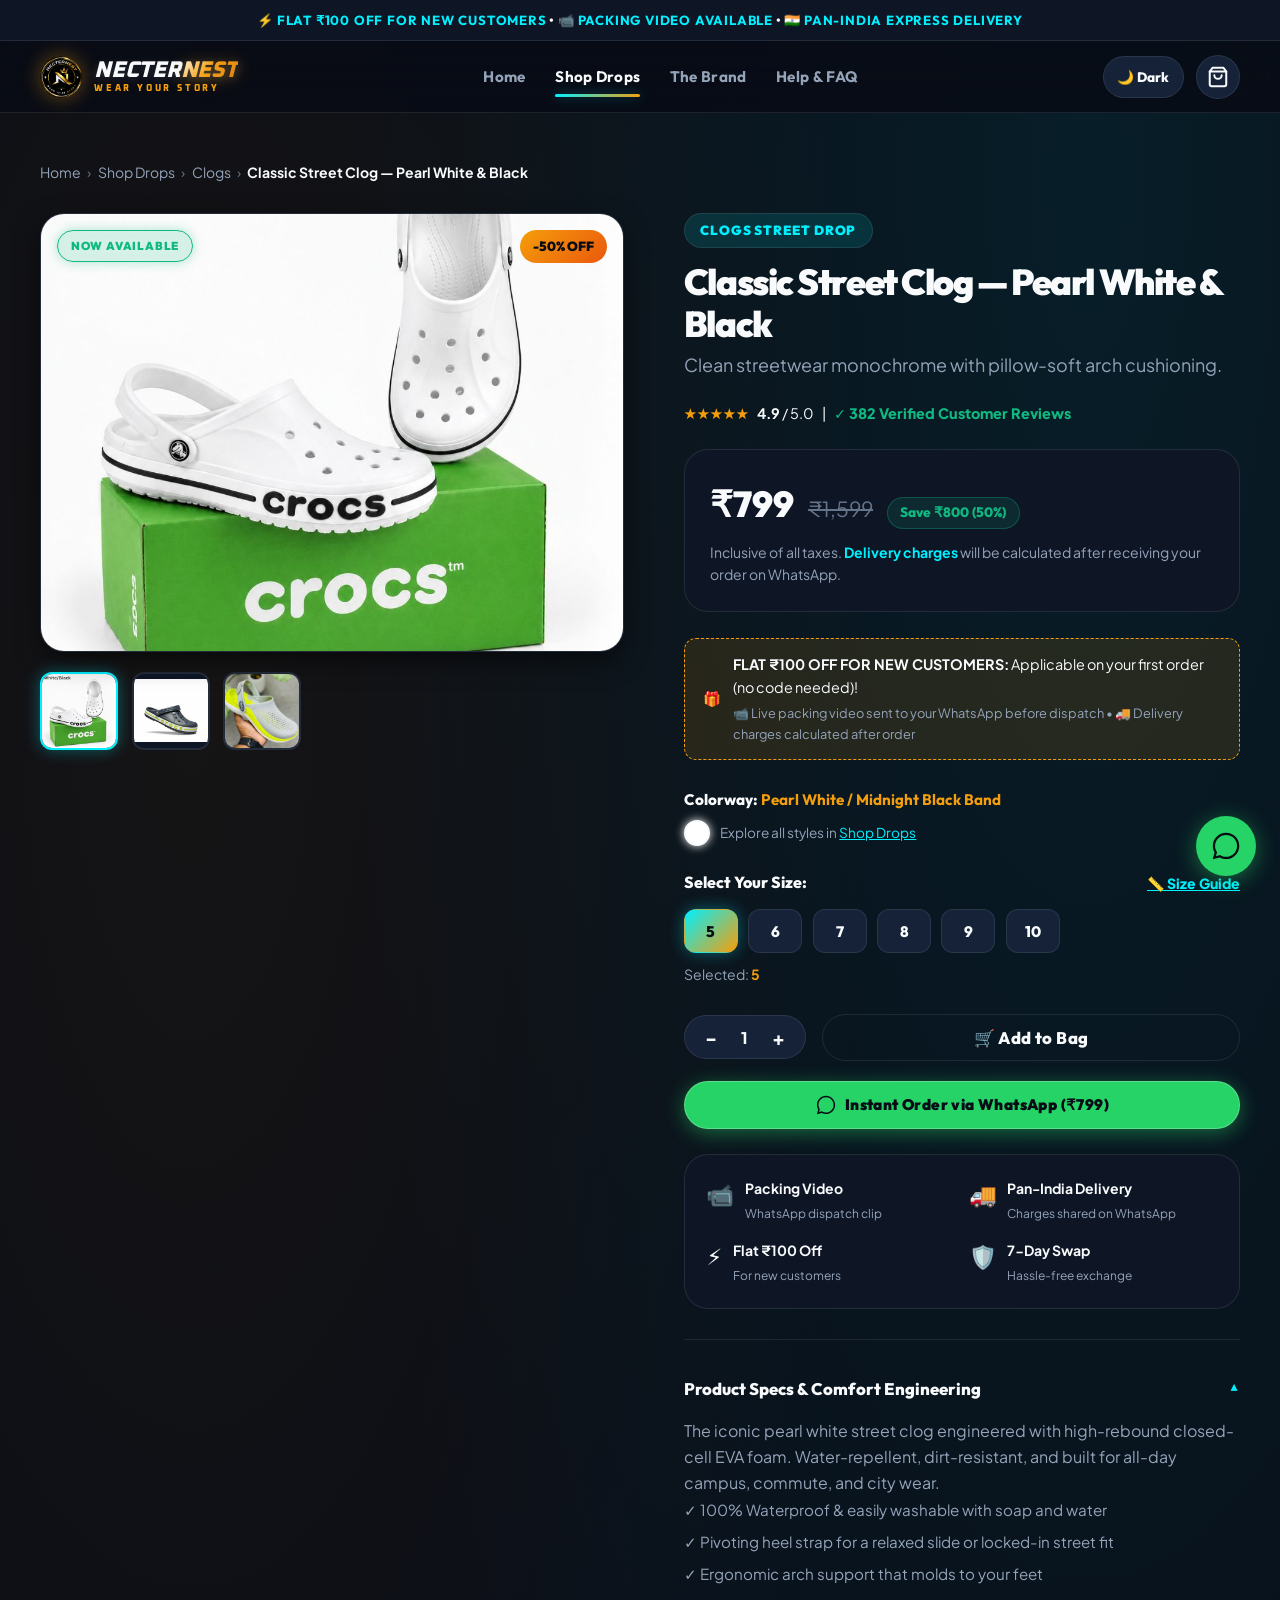
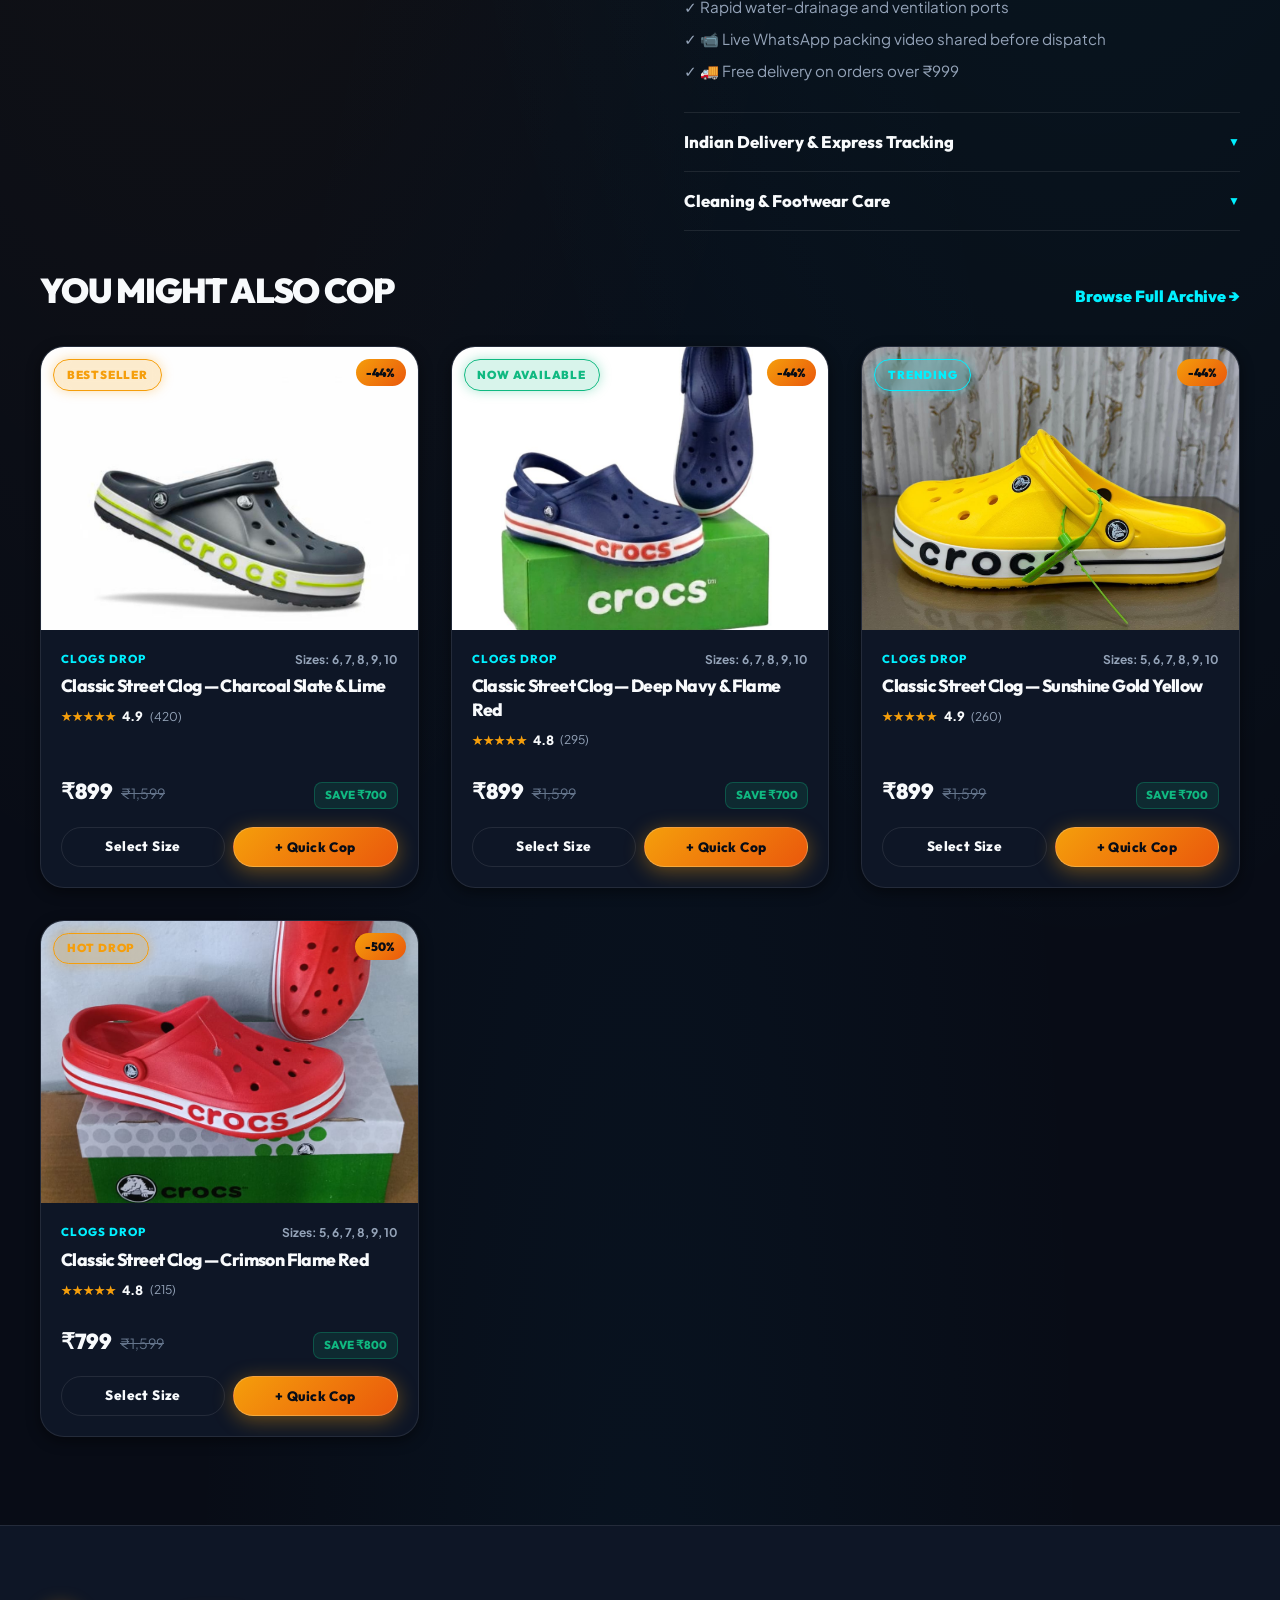
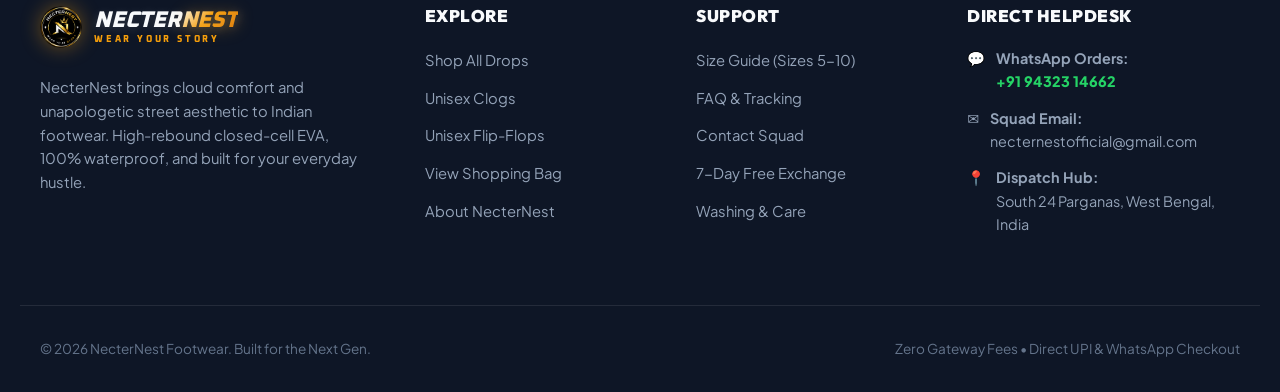
<file: product.html>
<!DOCTYPE html>
<html lang="en">

<head>
  <meta charset="UTF-8">
  <meta name="viewport" content="width=device-width, initial-scale=1.0">

  <!-- Pre-render Theme Application to Prevent Flash -->
  <script>
    (function () {
      const t = localStorage.getItem("necternest_theme_mode") || "dark";
      document.documentElement.setAttribute("data-theme", t);
    })();
  </script>

  <!-- Dynamic Title & Meta Tags updated via js/main.js -->
  <title>Drop Details — NecterNest Street Footwear</title>
  <meta name="title" content="Drop Details — NecterNest Street Footwear">
  <meta name="description"
    content="Explore ultra-light, waterproof cloud-comfort foam clogs by NecterNest. Ergonomic arch support, standard Indian sizes, and instant WhatsApp ordering.">
  <meta name="keywords" content="clogs, foam footwear, waterproof shoes India, NecterNest product">

  <!-- Open Graph -->
  <meta property="og:type" content="product">
  <meta property="og:url" content="https://devaritra009.github.io/necternest/product.html">
  <meta property="og:title" content="Cloud Comfort Street Clogs | NecterNest">
  <meta property="og:description"
    content="Featherlight, 100% waterproof clogs with instant WhatsApp order & direct UPI payment.">
  <meta property="og:image" content="images/og-brand.jpg?v=3">

  <!-- Favicon -->
  <link rel="shortcut icon" href="favicon.ico?v=3">
  <link rel="icon" type="image/png" sizes="32x32" href="images/favicon-32.png?v=3">
  <link rel="icon" type="image/png" sizes="192x192" href="images/favicon.png?v=3">
  <link rel="apple-touch-icon" href="images/favicon.png?v=3">

  <!-- Google Fonts: Oxanium + Outfit + Plus Jakarta Sans -->
  <link rel="preconnect" href="https://fonts.googleapis.com">
  <link rel="preconnect" href="https://fonts.gstatic.com" crossorigin>
  <link
    href="https://fonts.googleapis.com/css2?family=Oxanium:ital,wght@0,600;0,700;0,800;0,900;1,700;1,800;1,900&family=Outfit:wght@400;600;700;800;900&family=Plus+Jakarta+Sans:wght@400;500;600;700;800&display=swap"
    rel="stylesheet">

  <!-- Stylesheet -->
  <link rel="stylesheet" href="css/style.css">
</head>

<body>

  <!-- Top Announcement Bar -->
  <div class="announcement-bar" role="region" aria-label="Announcement">
    <span>⚡ <strong>FLAT ₹100 OFF FOR NEW CUSTOMERS</strong> • 📹 <strong>PACKING VIDEO AVAILABLE</strong> • 🇮🇳 <strong>PAN-INDIA EXPRESS DELIVERY</strong></span>
  </div>

  <!-- Header -->
  <header class="site-header">
    <div class="container header-inner">
      <a href="index.html" class="brand-logo" aria-label="NecterNest Home">
        <img src="images/logo-badge.png?v=3" alt="NecterNest 3D Crest" class="brand-crest" width="42" height="42">
        <div class="brand-text-block">
          <span class="brand-title">NECTER<span class="brand-highlight">NEST</span></span>
          <span class="brand-sub">WEAR YOUR STORY</span>
        </div>
      </a>

      <nav class="nav-links" id="primary-nav" aria-label="Main Navigation">
        <a href="index.html" class="nav-link">Home</a>
        <a href="shop.html" class="nav-link active">Shop Drops</a>
        <a href="about.html" class="nav-link">The Brand</a>
        <a href="contact.html" class="nav-link">Help &amp; FAQ</a>
      </nav>

      <div class="header-actions">
        <!-- Dark & White Mode Toggle Button -->
        <button type="button" class="theme-toggle-btn" aria-label="Toggle dark and white mode"
          title="Switch theme mode">
          <span class="moon-icon">🌙 Dark</span>
          <span class="sun-icon">☀️ Light</span>
        </button>

        <a href="cart.html" class="cart-icon-btn" aria-label="View Shopping Bag">
          <svg width="22" height="22" viewBox="0 0 24 24" fill="none" stroke="currentColor" stroke-width="2.2"
            stroke-linecap="round" stroke-linejoin="round">
            <path d="M6 2L3 6v14a2 2 0 0 0 2 2h14a2 2 0 0 0 2-2V6l-3-4z" />
            <line x1="3" y1="6" x2="21" y2="6" />
            <path d="M16 10a4 4 0 0 1-8 0" />
          </svg>
          <span class="cart-count-badge" aria-label="Items in bag">0</span>
        </a>

        <button type="button" class="hamburger-btn" aria-label="Toggle navigation menu" aria-expanded="false"
          aria-controls="primary-nav">
          <span></span>
          <span></span>
          <span></span>
        </button>
      </div>
    </div>
  </header>

  <div class="nav-overlay" aria-hidden="true"></div>

  <!-- Main Product Detail Page Content -->
  <main class="pdp-section">
    <div class="container" id="product-detail-container">
      <!-- Dynamically filled by initProductPage() in js/main.js -->
      <div style="text-align: center; padding: 4rem 1rem;">
        <p>Loading style details...</p>
      </div>
    </div>
  </main>

  <!-- Footer -->
  <footer class="site-footer">
    <div class="container footer-grid">
      <div class="footer-logo-desc">
        <a href="index.html" class="brand-logo footer-logo" aria-label="NecterNest Home">
          <img src="images/logo-badge.png?v=3" alt="NecterNest 3D Crest" class="brand-crest" width="38" height="38">
          <div class="brand-text-block">
            <span class="brand-title">NECTER<span class="brand-highlight">NEST</span></span>
            <span class="brand-sub">WEAR YOUR STORY</span>
          </div>
        </a>
        <p>NecterNest brings cloud comfort and unapologetic street aesthetic to Indian footwear. High-rebound
          closed-cell EVA, 100% waterproof, and built for your everyday hustle.</p>
      </div>

      <div class="footer-col">
        <h4>EXPLORE</h4>
        <ul class="footer-links">
          <li><a href="shop.html">Shop All Drops</a></li>
          <li><a href="shop.html?cat=Clogs">Unisex Clogs</a></li>
          <li><a href="shop.html?cat=Flip-Flops">Unisex Flip-Flops</a></li>
          <li><a href="cart.html">View Shopping Bag</a></li>
          <li><a href="about.html">About NecterNest</a></li>
        </ul>
      </div>

      <div class="footer-col">
        <h4>SUPPORT</h4>
        <ul class="footer-links">
          <li><a href="javascript:void(0)" onclick="openSizeModal()">Size Guide (Sizes 5-10)</a></li>
          <li><a href="contact.html#faq">FAQ &amp; Tracking</a></li>
          <li><a href="contact.html">Contact Squad</a></li>
          <li><a href="about.html#exchange">7-Day Free Exchange</a></li>
          <li><a href="about.html#care">Washing &amp; Care</a></li>
        </ul>
      </div>

      <div class="footer-col">
        <h4>DIRECT HELPDESK</h4>
        <ul class="footer-contact-list">
          <li>
            <span>💬</span>
            <div>
              <strong>WhatsApp Orders:</strong><br>
              <a href="https://wa.me/919432314662" target="_blank" style="color: #25D366; font-weight: 800;">+91 94323
                14662</a>
            </div>
          </li>
          <li>
            <span>✉️</span>
            <div>
              <strong>Squad Email:</strong><br>
              necternestofficial@gmail.com
            </div>
          </li>
          <li>
            <span>📍</span>
            <div>
              <strong>Dispatch Hub:</strong><br>
              South 24 Parganas, West Bengal, India
            </div>
          </li>
        </ul>
      </div>
    </div>

    <div class="container footer-bottom">
      <div>&copy; 2026 NecterNest Footwear. Built for the Next Gen.</div>
      <div>Zero Gateway Fees • Direct UPI &amp; WhatsApp Checkout</div>
    </div>
  </footer>

  <!-- Scripts -->
  <script src="js/products.js"></script>
  <script src="js/main.js"></script>
  <script>
    document.addEventListener("DOMContentLoaded", () => {
      initProductPage();
    });
  </script>
</body>

</html>
</file>
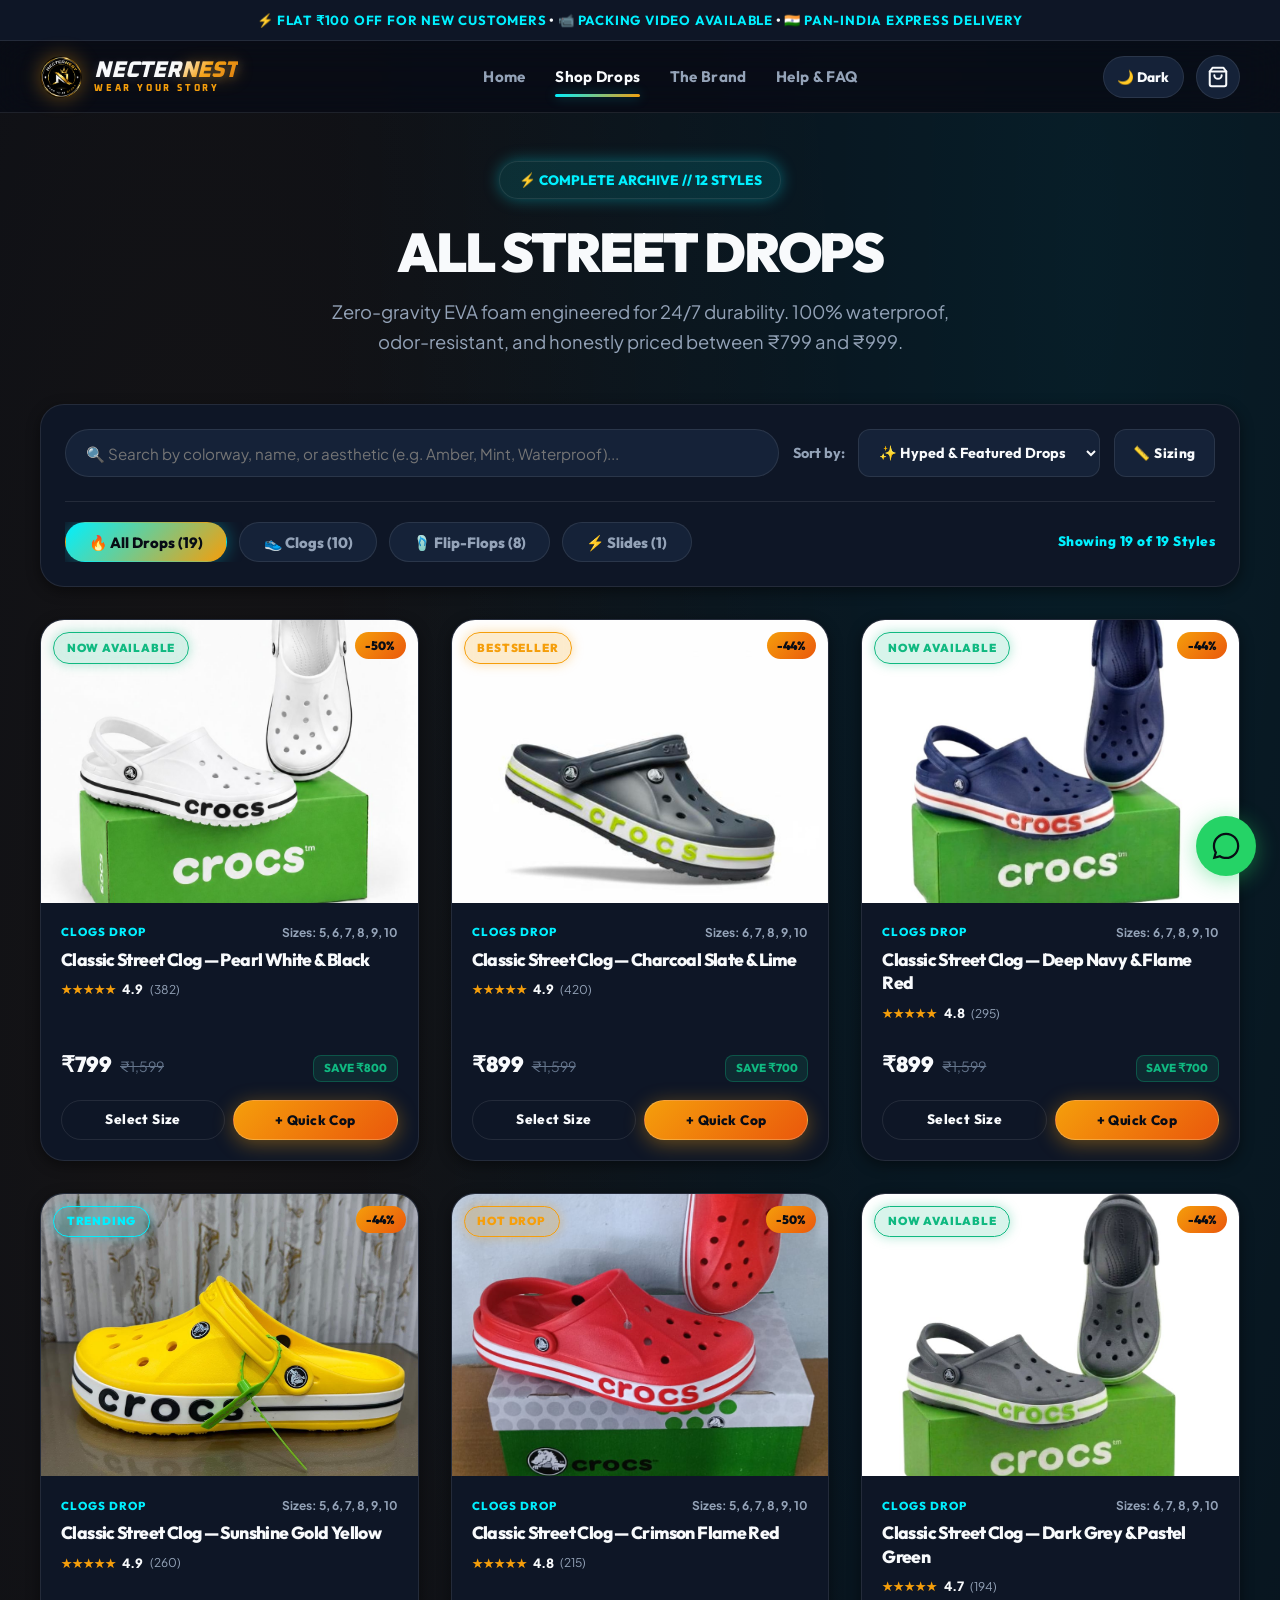
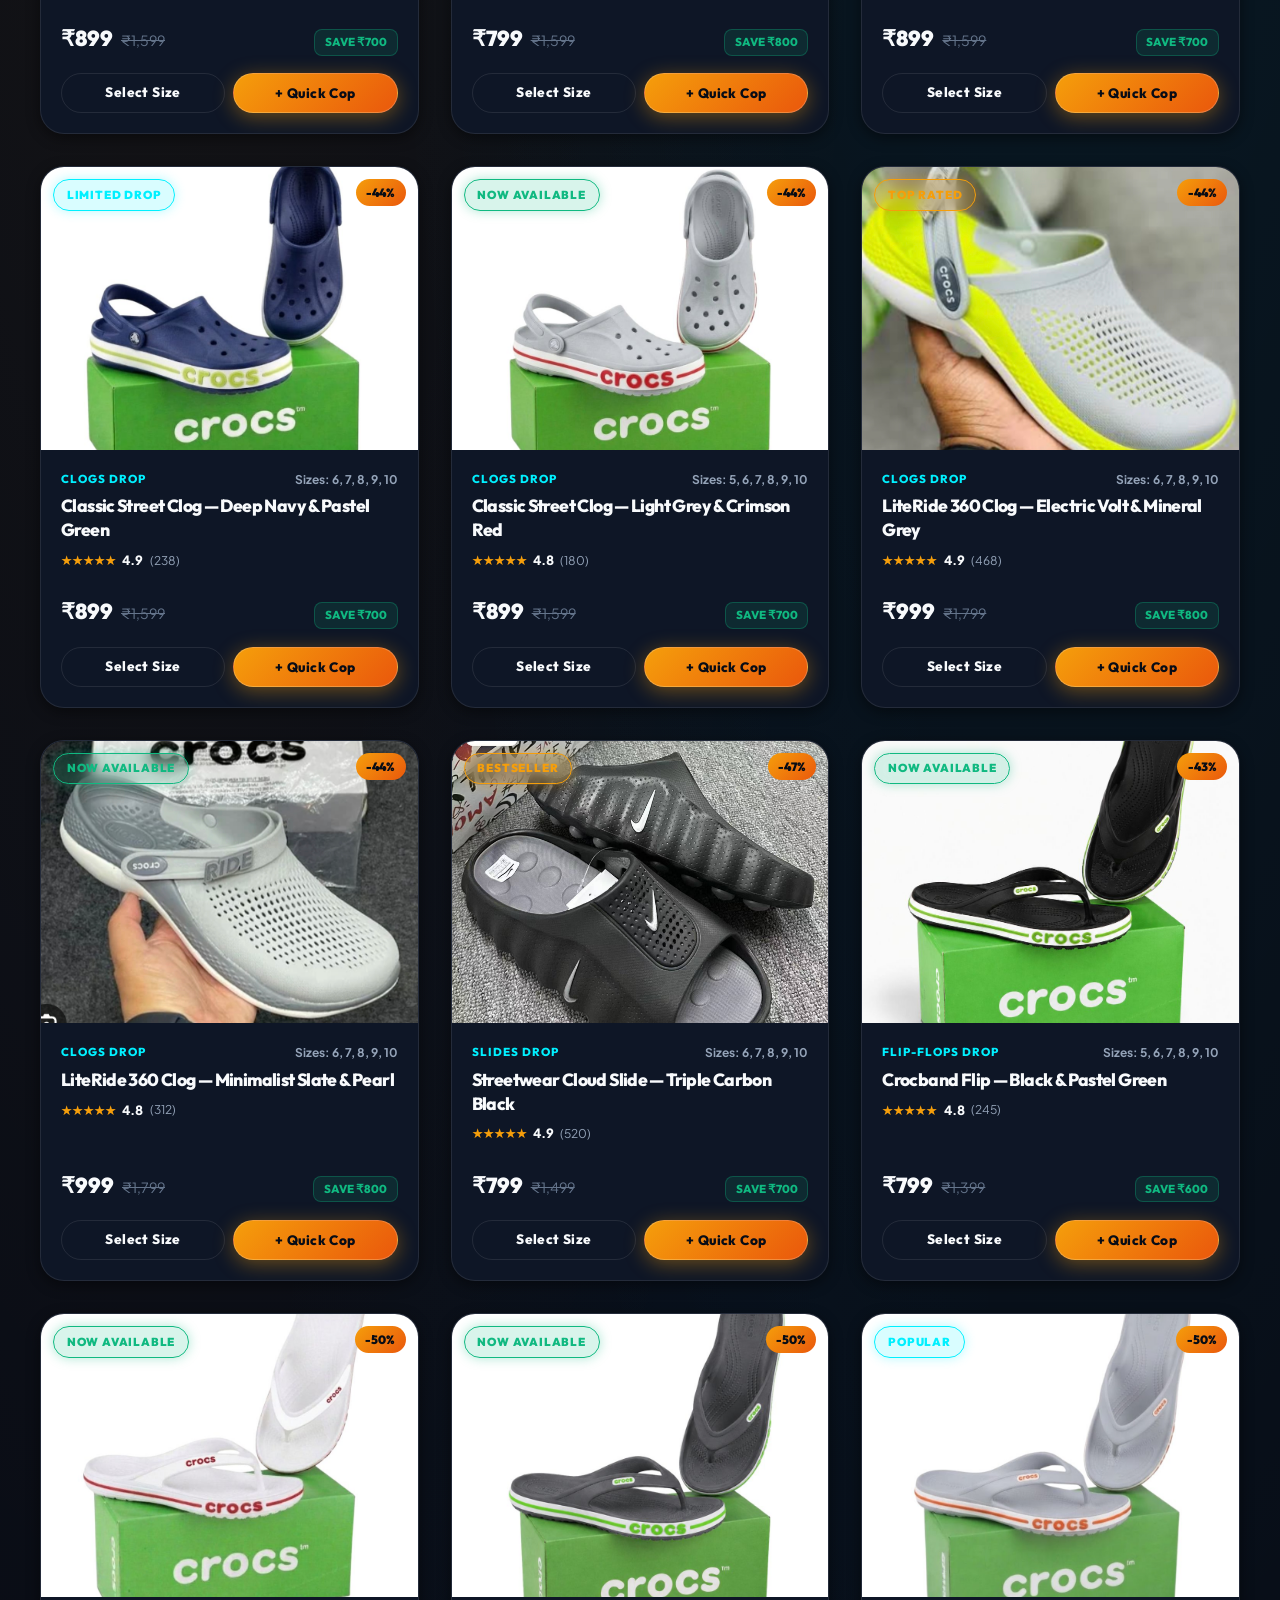
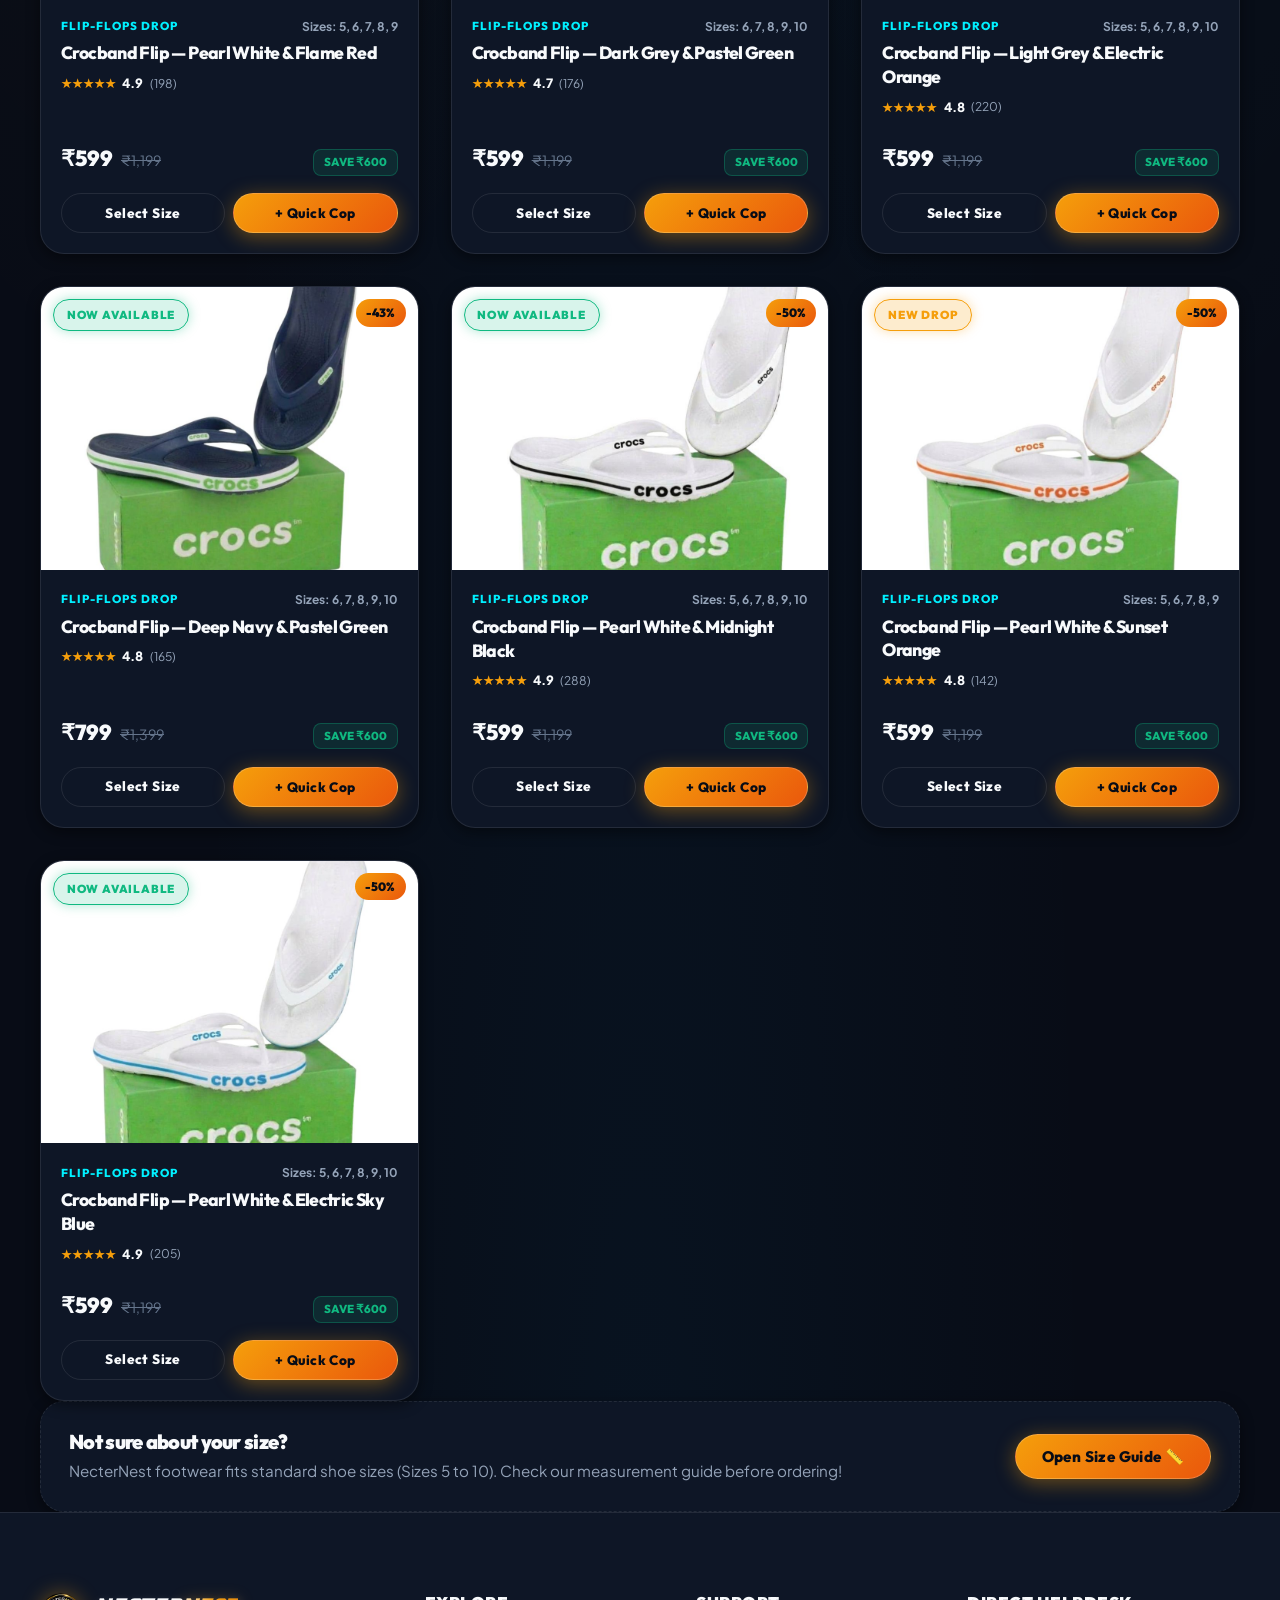
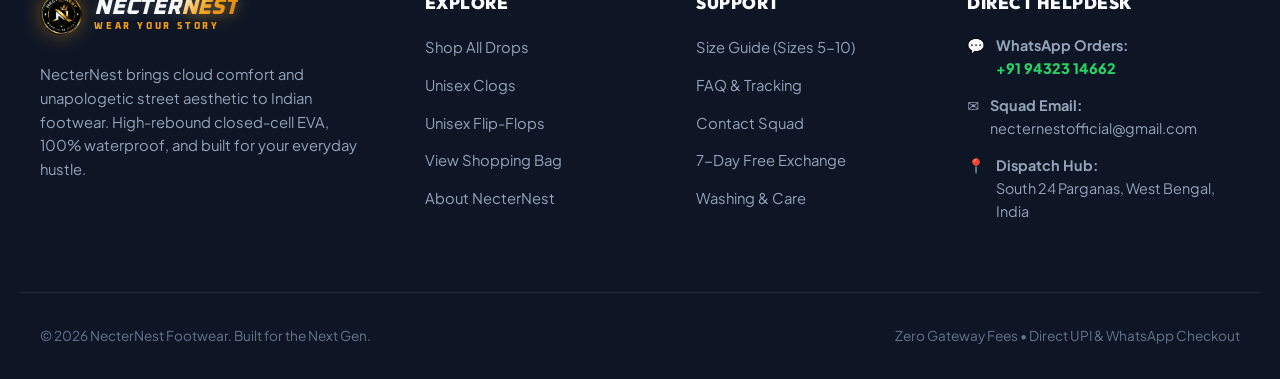
<file: shop.html>
<!DOCTYPE html>
<html lang="en">
<head>
  <meta charset="UTF-8">
  <meta name="viewport" content="width=device-width, initial-scale=1.0">
  
  <script>
    (function() {
      const t = localStorage.getItem("necternest_theme_mode") || "dark";
      document.documentElement.setAttribute("data-theme", t);
    })();
  </script>

  <!-- Primary SEO Meta Tags -->
  <title>Shop All Drops — 12 Ultra-Comfort Street Clogs | NecterNest</title>
  <meta name="title" content="Shop All Drops — 12 Ultra-Comfort Street Clogs | NecterNest">
  <meta name="description" content="Explore NecterNest's complete collection of unisex cloud-comfort street clogs, flip-flops &amp; slides priced between ₹599 and ₹999 with instant WhatsApp ordering.">
  <meta name="keywords" content="buy clogs online India, EVA foam clogs, men clogs, women clogs, streetwear slides, NecterNest shop">

  <!-- Open Graph -->
  <meta property="og:type" content="website">
  <meta property="og:url" content="https://devaritra009.github.io/necternest/shop.html">
  <meta property="og:title" content="Shop All Drops — NecterNest Street Footwear Collection">
  <meta property="og:description" content="19 ultra-light, waterproof footwear styles priced ₹599 - ₹999. ₹100 off on first order & free delivery over ₹999!">
  <meta property="og:image" content="images/og-brand.jpg?v=3">

  <!-- Favicon -->
  <link rel="shortcut icon" href="favicon.ico?v=3">
  <link rel="icon" type="image/png" sizes="32x32" href="images/favicon-32.png?v=3">
  <link rel="icon" type="image/png" sizes="192x192" href="images/favicon.png?v=3">
  <link rel="apple-touch-icon" href="images/favicon.png?v=3">

  <!-- Google Fonts: Oxanium + Outfit + Plus Jakarta Sans -->
  <link rel="preconnect" href="https://fonts.googleapis.com">
  <link rel="preconnect" href="https://fonts.gstatic.com" crossorigin>
  <link href="https://fonts.googleapis.com/css2?family=Oxanium:ital,wght@0,600;0,700;0,800;0,900;1,700;1,800;1,900&family=Outfit:wght@400;600;700;800;900&family=Plus+Jakarta+Sans:wght@400;500;600;700;800&display=swap" rel="stylesheet">

  <!-- Stylesheet -->
  <link rel="stylesheet" href="css/style.css">
</head>
<body>

  <!-- Top Announcement Bar -->
  <div class="announcement-bar" role="region" aria-label="Announcement">
    <span>⚡ <strong>FLAT ₹100 OFF FOR NEW CUSTOMERS</strong> • 📹 <strong>PACKING VIDEO AVAILABLE</strong> • 🇮🇳 <strong>PAN-INDIA EXPRESS DELIVERY</strong></span>
  </div>

  <!-- Header -->
  <header class="site-header">
    <div class="container header-inner">
      <a href="index.html" class="brand-logo" aria-label="NecterNest Home">
        <img src="images/logo-badge.png?v=3" alt="NecterNest 3D Crest" class="brand-crest" width="42" height="42">
        <div class="brand-text-block">
          <span class="brand-title">NECTER<span class="brand-highlight">NEST</span></span>
          <span class="brand-sub">WEAR YOUR STORY</span>
        </div>
      </a>

      <nav class="nav-links" id="primary-nav" aria-label="Main Navigation">
        <a href="index.html" class="nav-link">Home</a>
        <a href="shop.html" class="nav-link active">Shop Drops</a>
        <a href="about.html" class="nav-link">The Brand</a>
        <a href="contact.html" class="nav-link">Help &amp; FAQ</a>
      </nav>

      <div class="header-actions">
        <!-- Theme Toggle Button -->
        <button type="button" class="theme-toggle-btn" aria-label="Toggle dark and white mode" title="Switch theme mode">
          <span class="moon-icon">🌙 Dark</span>
          <span class="sun-icon">☀️ Light</span>
        </button>

        <a href="cart.html" class="cart-icon-btn" aria-label="View Shopping Bag">
          <svg width="22" height="22" viewBox="0 0 24 24" fill="none" stroke="currentColor" stroke-width="2.2" stroke-linecap="round" stroke-linejoin="round">
            <path d="M6 2L3 6v14a2 2 0 0 0 2 2h14a2 2 0 0 0 2-2V6l-3-4z"/>
            <line x1="3" y1="6" x2="21" y2="6"/>
            <path d="M16 10a4 4 0 0 1-8 0"/>
          </svg>
          <span class="cart-count-badge" aria-label="Items in bag">0</span>
        </a>

        <button type="button" class="hamburger-btn" aria-label="Toggle navigation menu" aria-expanded="false" aria-controls="primary-nav">
          <span></span>
          <span></span>
          <span></span>
        </button>
      </div>
    </div>
  </header>

  <div class="nav-overlay" aria-hidden="true"></div>

  <!-- Main Shop Page Content -->
  <main>
    <section class="page-hero" style="padding: 3rem 0 1.5rem;">
      <div class="container">
        <span class="hero-pill">⚡ COMPLETE ARCHIVE // 12 STYLES</span>
        <h1>ALL STREET DROPS</h1>
        <p>Zero-gravity EVA foam engineered for 24/7 durability. 100% waterproof, odor-resistant, and honestly priced between ₹799 and ₹999.</p>
      </div>
    </section>

    <!-- Filter & Toolbar Controls -->
    <section class="container mt-4 mb-5">
      <div class="shop-toolbar" style="background-color: var(--bg-surface); padding: 1.5rem; border-radius: var(--radius-xl); border: 1px solid var(--border-color); margin-bottom: 2rem; box-shadow: var(--shadow-sm);">
        
        <div style="display: flex; gap: 0.85rem; flex-wrap: wrap; align-items: center; justify-content: space-between; margin-bottom: 1.5rem;">
          <div style="position: relative; flex: 1; min-width: 260px;">
            <input type="text" id="search-input" placeholder="🔍 Search by colorway, name, or aesthetic (e.g. Amber, Mint, Waterproof)..." style="width: 100%; height: 48px; border: 1px solid var(--border-color); border-radius: var(--radius-full); padding: 0 1.25rem; font-size: 0.95rem; background-color: var(--bg-surface-elevated); color: var(--text-main);">
          </div>
          
          <div style="display: flex; align-items: center; gap: 0.85rem;">
            <label for="sort-select" style="font-family: 'Outfit', sans-serif; font-size: 0.9rem; font-weight: 700; white-space: nowrap; color: var(--text-muted);">Sort by:</label>
            <select id="sort-select" style="height: 48px; border: 1px solid var(--border-color); border-radius: var(--radius-md); padding: 0 1rem; font-family: 'Outfit', sans-serif; font-size: 0.9rem; font-weight: 700; background-color: var(--bg-surface-elevated); color: var(--text-main); cursor: pointer;">
              <option value="featured">✨ Hyped &amp; Featured Drops</option>
              <option value="price-low">💰 Price: Low to High</option>
              <option value="price-high">💎 Price: High to Low</option>
              <option value="rating">⭐ Highest Squad Rating</option>
            </select>

            <button type="button" class="btn btn-secondary btn-sm" onclick="openSizeModal()" style="height: 48px; border-radius: var(--radius-md);">
              📏 Sizing
            </button>
          </div>
        </div>

        <div style="display: flex; align-items: center; justify-content: space-between; flex-wrap: wrap; gap: 0.85rem; border-top: 1px solid var(--border-color); padding-top: 1.25rem;">
          <div class="category-pills-row" style="padding-bottom: 0;">
            <button type="button" class="filter-chip active" data-category="All">🔥 All Drops (19)</button>
            <button type="button" class="filter-chip" data-category="Clogs">👟 Clogs (10)</button>
            <button type="button" class="filter-chip" data-category="Flip-Flops">🩴 Flip-Flops (8)</button>
            <button type="button" class="filter-chip" data-category="Slides">⚡ Slides (1)</button>
          </div>

          <div id="results-count" style="font-family: 'Outfit', sans-serif; font-size: 0.85rem; font-weight: 800; color: var(--neon-cyan); letter-spacing: 0.5px;">
            Showing 12 of 12 Styles
          </div>
        </div>
      </div>

      <!-- Products Grid -->
      <div class="products-grid" id="shop-products-grid">
        <!-- Rendered dynamically -->
      </div>
    </section>

    <!-- Footwear Care & Sizing Banner -->
    <section class="container mb-5">
      <div style="background-color: var(--bg-surface); border: 1.5px dashed var(--border-color); border-radius: var(--radius-xl); padding: 1.75rem; display: flex; flex-wrap: wrap; align-items: center; justify-content: space-between; gap: 1rem; box-shadow: var(--shadow-sm);">
        <div>
          <h3 style="color: var(--text-main); font-size: 1.25rem; margin-bottom: 0.35rem;">Not sure about your size?</h3>
          <p style="color: var(--text-muted); font-size: 0.95rem;">NecterNest footwear fits standard shoe sizes (Sizes 5 to 10). Check our measurement guide before ordering!</p>
        </div>
        <button type="button" class="btn btn-primary" onclick="openSizeModal()">
          Open Size Guide 📏
        </button>
      </div>
    </section>
  </main>

  <!-- Footer -->
  <footer class="site-footer">
    <div class="container footer-grid">
      <div class="footer-logo-desc">
        <a href="index.html" class="brand-logo footer-logo" aria-label="NecterNest Home">
          <img src="images/logo-badge.png?v=3" alt="NecterNest 3D Crest" class="brand-crest" width="38" height="38">
          <div class="brand-text-block">
            <span class="brand-title">NECTER<span class="brand-highlight">NEST</span></span>
            <span class="brand-sub">WEAR YOUR STORY</span>
          </div>
        </a>
        <p>NecterNest brings cloud comfort and unapologetic street aesthetic to Indian footwear. High-rebound closed-cell EVA, 100% waterproof, and built for your everyday hustle.</p>
      </div>

      <div class="footer-col">
        <h4>EXPLORE</h4>
        <ul class="footer-links">
          <li><a href="shop.html">Shop All Drops</a></li>
          <li><a href="shop.html?cat=Clogs">Unisex Clogs</a></li>
          <li><a href="shop.html?cat=Flip-Flops">Unisex Flip-Flops</a></li>
          <li><a href="cart.html">View Shopping Bag</a></li>
          <li><a href="about.html">About NecterNest</a></li>
        </ul>
      </div>

      <div class="footer-col">
        <h4>SUPPORT</h4>
        <ul class="footer-links">
          <li><a href="javascript:void(0)" onclick="openSizeModal()">Size Guide (Sizes 5-10)</a></li>
          <li><a href="contact.html#faq">FAQ &amp; Tracking</a></li>
          <li><a href="contact.html">Contact Squad</a></li>
          <li><a href="about.html#exchange">7-Day Free Exchange</a></li>
          <li><a href="about.html#care">Washing &amp; Care</a></li>
        </ul>
      </div>

      <div class="footer-col">
        <h4>DIRECT HELPDESK</h4>
        <ul class="footer-contact-list">
          <li>
            <span>💬</span> 
            <div>
              <strong>WhatsApp Orders:</strong><br>
              <a href="https://wa.me/919432314662" target="_blank" style="color: #25D366; font-weight: 800;">+91 94323 14662</a>
            </div>
          </li>
          <li>
            <span>✉️</span> 
            <div>
              <strong>Squad Email:</strong><br>
              necternestofficial@gmail.com
            </div>
          </li>
          <li>
            <span>📍</span> 
            <div>
              <strong>Dispatch Hub:</strong><br>
              South 24 Parganas, West Bengal, India
            </div>
          </li>
        </ul>
      </div>
    </div>

    <div class="container footer-bottom">
      <div>&copy; 2026 NecterNest Footwear. Built for the Next Gen.</div>
      <div>Zero Gateway Fees • Direct UPI &amp; WhatsApp Checkout</div>
    </div>
  </footer>

  <!-- Scripts -->
  <script src="js/products.js"></script>
  <script src="js/main.js"></script>
  <script>
    document.addEventListener("DOMContentLoaded", () => {
      initShopPage();

      const urlParams = new URLSearchParams(window.location.search);
      const catParam = urlParams.get("cat");
      if (catParam) {
        const targetChip = document.querySelector(`.filter-chip[data-category="${catParam}"]`);
        if (targetChip) targetChip.click();
      }
    });
  </script>
</body>
</html>
</file>
<file: css/style.css>
@import url('https://fonts.googleapis.com/css2?family=Oxanium:ital,wght@0,600;0,700;0,800;0,900;1,700;1,800;1,900&display=swap');

/* ==========================================================================
   NECTERNEST — CLOUD STREET COMFORT FOOTWEAR
   Theme: Modern Tech-Streetwear with Dynamic Dark & White Mode Toggle
   Color Palette: Deep Midnight Obsidian + Electric Ice Cyan + Cyber Amber (Clean, Cohesive, NO Rainbow)
   Fonts: Outfit (Display & Headings) + Plus Jakarta Sans (Body & UI)
   Mobile-First Architecture (Tested for 375px+ screens)
   ========================================================================== */

/* --------------------------------------------------------------------------
   1. CSS VARIABLES & THEME DEFINITIONS
   -------------------------------------------------------------------------- */
:root, [data-theme="dark"] {
  /* Dynamic 2-Tone Cohesive Accents (Electric Ice Cyan + Cyber Amber) */
  --neon-cyan: #00F0FF;           /* Electric Ice Cyan */
  --neon-cyan-hover: #38BDF8;
  --neon-cyan-glow: rgba(0, 240, 255, 0.35);
  --neon-cyan-subtle: rgba(0, 240, 255, 0.12);

  --primary: #F59E0B;             /* Cyber Amber */
  --primary-hover: #D97706;
  --primary-glow: rgba(245, 158, 11, 0.4);
  --primary-subtle: rgba(245, 158, 11, 0.12);

  --accent: var(--neon-cyan);
  --accent-hover: var(--neon-cyan-hover);
  --accent-glow: var(--neon-cyan-glow);

  /* Clean Cohesive Gradients (No Rainbow) */
  --grad-primary: linear-gradient(135deg, #F59E0B 0%, #EA580C 100%);
  --grad-cyan: linear-gradient(135deg, #00F0FF 0%, #0284C7 100%);
  --grad-tech: linear-gradient(135deg, #00F0FF 0%, #F59E0B 100%);

  /* Dark Theme Surfaces */
  --bg-page: #080C16;             /* Deep Midnight Obsidian */
  --bg-surface: #0E1626;          /* Dark Slate Card Surface */
  --bg-surface-elevated: #152238; /* Elevated Glass Surface */
  --bg-subtle: #1C2B46;           /* Input & Pill Surface */
  --border-color: rgba(255, 255, 255, 0.09); /* Crisp Subtle Glass Border */
  --border-focus: #00F0FF;

  /* Typography Colors */
  --text-main: #F8FAFC;           /* Crisp Pure White */
  --text-muted: #94A3B8;          /* Cool Slate Gray */
  --text-light: #64748B;          /* Dim Slate */
  --header-bg: rgba(8, 12, 22, 0.88);
  --card-media-bg: #070B13;

  /* Status Colors */
  --success: #10B981;
  --danger: #EF4444;
  --whatsapp: #25D366;
  --whatsapp-glow: rgba(37, 211, 102, 0.45);

  /* Shadows */
  --shadow-sm: 0 4px 14px rgba(0, 0, 0, 0.45);
  --shadow-md: 0 10px 28px -4px rgba(0, 0, 0, 0.65);
  --shadow-lg: 0 20px 40px -6px rgba(0, 0, 0, 0.85);

  /* Ambient Mesh Background (Cool Deep Obsidian + Ice Cyan & Amber glow, NO rainbow) */
  --ambient-bg: 
    radial-gradient(at 85% 5%, rgba(0, 240, 255, 0.08) 0px, transparent 50%),
    radial-gradient(at 15% 20%, rgba(245, 158, 11, 0.06) 0px, transparent 45%),
    radial-gradient(at 50% 95%, rgba(2, 132, 199, 0.06) 0px, transparent 50%);
}

/* WHITE / LIGHT THEME */
[data-theme="light"] {
  --primary: #D97706;             /* Warm Deep Amber */
  --primary-hover: #B45309;
  --primary-glow: rgba(217, 119, 6, 0.25);
  --primary-subtle: rgba(217, 119, 6, 0.1);

  --neon-cyan: #0284C7;           /* Vibrant Sapphire Cyan */
  --neon-cyan-hover: #0369A1;
  --neon-cyan-glow: rgba(2, 132, 199, 0.25);
  --neon-cyan-subtle: rgba(2, 132, 199, 0.1);

  --accent: var(--neon-cyan);
  --accent-hover: var(--neon-cyan-hover);
  --accent-glow: var(--neon-cyan-glow);

  --grad-primary: linear-gradient(135deg, #F59E0B 0%, #D97706 100%);
  --grad-cyan: linear-gradient(135deg, #0284C7 0%, #0369A1 100%);
  --grad-tech: linear-gradient(135deg, #0284C7 0%, #D97706 100%);

  /* Light Surfaces */
  --bg-page: #F8FAFC;             /* Clean Off-White */
  --bg-surface: #FFFFFF;          /* Pure White Cards */
  --bg-surface-elevated: #F1F5F9; /* Soft Slate Elevated */
  --bg-subtle: #E2E8F0;           /* Soft Border / Input */
  --border-color: #E2E8F0;
  --border-focus: #0284C7;

  /* Typography Colors */
  --text-main: #0F172A;           /* Deep Charcoal Ink */
  --text-muted: #475569;          /* Medium Slate */
  --text-light: #94A3B8;
  --header-bg: rgba(255, 255, 255, 0.92);
  --card-media-bg: #F1F5F9;

  /* Shadows */
  --shadow-sm: 0 2px 8px rgba(15, 23, 42, 0.06);
  --shadow-md: 0 10px 25px -4px rgba(15, 23, 42, 0.08);
  --shadow-lg: 0 20px 35px -6px rgba(15, 23, 42, 0.12);

  /* Ambient Light Background */
  --ambient-bg: 
    radial-gradient(at 85% 5%, rgba(2, 132, 199, 0.05) 0px, transparent 50%),
    radial-gradient(at 15% 20%, rgba(245, 158, 11, 0.05) 0px, transparent 45%);
}

/* Constants */
:root {
  --radius-sm: 8px;
  --radius-md: 12px;
  --radius-lg: 18px;
  --radius-xl: 24px;
  --radius-full: 9999px;

  --transition-fast: 0.15s cubic-bezier(0.4, 0, 0.2, 1);
  --transition-normal: 0.25s cubic-bezier(0.4, 0, 0.2, 1);
  --transition-smooth: 0.35s cubic-bezier(0.16, 1, 0.3, 1);

  --header-height: 72px;
  --min-touch-target: 44px;
}

/* --------------------------------------------------------------------------
   2. RESET & BASE ELEMENTS
   -------------------------------------------------------------------------- */
*, *::before, *::after {
  box-sizing: border-box;
  margin: 0;
  padding: 0;
}

html {
  font-size: 16px;
  scroll-behavior: smooth;
  -webkit-text-size-adjust: 100%;
  overflow-x: clip;
  max-width: 100%;
}

body {
  font-family: 'Plus Jakarta Sans', system-ui, -apple-system, sans-serif;
  color: var(--text-main);
  background-color: var(--bg-page);
  line-height: 1.6;
  min-height: 100vh;
  min-height: 100dvh;
  display: flex;
  flex-direction: column;
  overflow-x: clip;
  max-width: 100%;
  background-image: var(--ambient-bg);
  background-attachment: scroll;
  transition: background-color var(--transition-normal), color var(--transition-normal);
}

main {
  flex: 1 0 auto;
}

img, svg {
  display: block;
  max-width: 100%;
  height: auto;
}

a {
  color: inherit;
  text-decoration: none;
  transition: all var(--transition-fast);
}

button, input, select, textarea {
  font-family: inherit;
  font-size: inherit;
  color: inherit;
  outline: none;
}

button {
  cursor: pointer;
  background: none;
  border: none;
}

ul, ol {
  list-style: none;
}

.container {
  width: 100%;
  max-width: 1240px;
  margin-left: auto;
  margin-right: auto;
  padding-left: 1.25rem;
  padding-right: 1.25rem;
}

/* --------------------------------------------------------------------------
   3. MODERN STREETWEAR TYPOGRAPHY
   -------------------------------------------------------------------------- */
h1, h2, h3, h4, h5, h6 {
  font-family: 'Outfit', sans-serif;
  color: var(--text-main);
  font-weight: 900;
  line-height: 1.15;
  letter-spacing: -0.035em;
}

h1 { font-size: 2.35rem; }
h2 { font-size: 1.95rem; }
h3 { font-size: 1.4rem; }
h4 { font-size: 1.15rem; }

@media (min-width: 768px) {
  h1 { font-size: 3.4rem; letter-spacing: -0.04em; }
  h2 { font-size: 2.5rem; }
  h3 { font-size: 1.65rem; }
}

p {
  color: var(--text-muted);
  font-size: 1rem;
}

.text-center { text-align: center; }
.text-success { color: var(--success); }
.text-primary { color: var(--primary); }
.mt-2 { margin-top: 0.5rem; }
.mt-3 { margin-top: 1rem; }
.mt-4 { margin-top: 1.5rem; }
.mt-5 { margin-top: 2.5rem; }
.w-100 { width: 100%; }

/* --------------------------------------------------------------------------
   4. BUTTONS & CATCHY INTERACTION (Min 44px tap targets)
   -------------------------------------------------------------------------- */
.btn {
  display: inline-flex;
  align-items: center;
  justify-content: center;
  gap: 0.5rem;
  min-height: var(--min-touch-target);
  padding: 0.75rem 1.6rem;
  font-family: 'Outfit', sans-serif;
  font-size: 0.95rem;
  font-weight: 800;
  letter-spacing: 0.4px;
  border-radius: var(--radius-full);
  transition: all var(--transition-normal);
  text-align: center;
  white-space: nowrap;
  position: relative;
  overflow: hidden;
}

.btn-primary {
  background: var(--grad-primary);
  color: #080C16;
  box-shadow: 0 4px 20px var(--primary-glow);
  border: 1px solid rgba(255, 255, 255, 0.2);
}

.btn-primary:hover {
  transform: translateY(-2px);
  box-shadow: 0 8px 25px var(--primary-glow);
  filter: brightness(1.08);
}

.btn-secondary {
  background-color: var(--bg-surface-elevated);
  color: var(--text-main);
  border: 1px solid var(--border-color);
  backdrop-filter: blur(8px);
}

.btn-secondary:hover {
  background-color: var(--bg-subtle);
  border-color: var(--neon-cyan);
  color: var(--neon-cyan);
  box-shadow: 0 0 15px var(--neon-cyan-glow);
  transform: translateY(-2px);
}

.btn-outline {
  background-color: transparent;
  color: var(--text-main);
  border: 1.5px solid var(--border-color);
}

.btn-outline:hover {
  border-color: var(--neon-cyan);
  background-color: var(--neon-cyan-subtle);
  color: var(--neon-cyan);
  box-shadow: 0 0 15px var(--neon-cyan-glow);
}

.btn-whatsapp-order {
  background-color: var(--whatsapp);
  color: #080C16;
  font-weight: 900;
  box-shadow: 0 4px 20px var(--whatsapp-glow);
  border: 1px solid rgba(255, 255, 255, 0.25);
}

.btn-whatsapp-order:hover {
  background-color: #2ee672;
  transform: translateY(-2px);
  box-shadow: 0 8px 28px rgba(37, 211, 102, 0.6);
  color: #080C16;
}

.btn-sm {
  min-height: 40px;
  padding: 0.45rem 1.15rem;
  font-size: 0.85rem;
}

.btn-lg {
  min-height: 54px;
  padding: 1rem 2.4rem;
  font-size: 1.05rem;
}

.btn-xs {
  min-height: 32px;
  padding: 0.25rem 0.75rem;
  font-size: 0.8rem;
  border-radius: var(--radius-sm);
}

/* --------------------------------------------------------------------------
   5. TOP ANNOUNCEMENT BAR
   -------------------------------------------------------------------------- */
.announcement-bar {
  background: var(--bg-surface);
  border-bottom: 1px solid var(--border-color);
  color: var(--text-main);
  font-family: 'Outfit', sans-serif;
  font-size: 0.825rem;
  font-weight: 800;
  letter-spacing: 0.8px;
  text-align: center;
  padding: 0.6rem 1rem;
}

.announcement-bar strong {
  color: var(--neon-cyan);
}

.announcement-bar .badge-code {
  background: var(--grad-primary);
  color: #080C16;
  padding: 0.15rem 0.55rem;
  border-radius: var(--radius-sm);
  margin: 0 0.35rem;
  font-weight: 900;
}

/* --------------------------------------------------------------------------
   6. HEADER, THEME TOGGLE & NAVIGATION
   -------------------------------------------------------------------------- */
.site-header {
  position: sticky;
  top: 0;
  z-index: 1000;
  background-color: var(--header-bg);
  border-bottom: 1px solid var(--border-color);
  height: var(--header-height);
  transition: all var(--transition-fast);
}

.site-header::before {
  content: "";
  position: absolute;
  inset: 0;
  backdrop-filter: blur(18px);
  -webkit-backdrop-filter: blur(18px);
  z-index: -1;
  pointer-events: none;
}

.header-inner {
  display: flex;
  align-items: center;
  justify-content: space-between;
  height: 100%;
}

.brand-logo {
  display: inline-flex;
  align-items: center;
  gap: 0.75rem;
  text-decoration: none;
  transition: transform var(--transition-fast);
}

.brand-logo:hover {
  transform: translateY(-1px);
}

.brand-crest {
  width: 42px;
  height: 42px;
  border-radius: 50%;
  object-fit: cover;
  flex-shrink: 0;
  filter: drop-shadow(0 0 10px rgba(245, 158, 11, 0.4));
  transition: all var(--transition-normal);
}

.brand-logo:hover .brand-crest {
  filter: drop-shadow(0 0 16px rgba(245, 158, 11, 0.75));
  transform: rotate(4deg) scale(1.05);
}

.brand-text-block {
  display: flex;
  flex-direction: column;
  justify-content: center;
  line-height: 1.05;
}

.brand-title {
  font-family: 'Oxanium', 'Outfit', sans-serif;
  font-style: italic;
  font-size: 1.42rem;
  font-weight: 900;
  color: #F8FAFC;
  letter-spacing: -0.01em;
  line-height: 1;
  text-transform: uppercase;
  text-shadow: 0 2px 10px rgba(255, 255, 255, 0.15);
}

.brand-title .brand-highlight {
  color: #F59E0B;
  background: linear-gradient(135deg, #FFFBEB 0%, #F59E0B 45%, #D97706 100%);
  -webkit-background-clip: text;
  -webkit-text-fill-color: transparent;
  filter: drop-shadow(0 2px 8px rgba(245, 158, 11, 0.4));
}

.brand-sub {
  font-family: 'Oxanium', 'Plus Jakarta Sans', sans-serif;
  font-size: 0.54rem;
  font-weight: 800;
  color: #F59E0B;
  letter-spacing: 2.8px;
  text-transform: uppercase;
  margin-top: 3px;
  line-height: 1;
}

.brand-logo img {
  height: 42px;
  width: auto;
}

[data-theme="light"] .brand-title {
  color: #0F172A;
  text-shadow: none;
}

[data-theme="light"] .brand-title .brand-highlight {
  color: #D97706;
  background: linear-gradient(135deg, #D97706 0%, #B45309 100%);
  -webkit-background-clip: text;
  -webkit-text-fill-color: transparent;
  filter: none;
}

[data-theme="light"] .brand-sub {
  color: #D97706;
}

[data-theme="light"] .brand-logo .brand-text-logo {
  fill: #0F172A !important;
}

/* Desktop Nav Links */
.nav-links {
  display: flex;
  align-items: center;
  gap: 1.85rem;
}

.nav-link {
  font-family: 'Outfit', sans-serif;
  font-size: 0.95rem;
  font-weight: 700;
  color: var(--text-muted);
  position: relative;
  padding: 0.5rem 0;
  letter-spacing: 0.3px;
}

.nav-link:hover, .nav-link.active {
  color: var(--text-main);
}

.nav-link.active::after {
  content: "";
  position: absolute;
  bottom: 0;
  left: 0;
  width: 100%;
  height: 2.5px;
  background: var(--grad-tech);
  border-radius: var(--radius-full);
  box-shadow: 0 0 12px var(--neon-cyan-glow);
}

/* Header Actions */
.header-actions {
  display: flex;
  align-items: center;
  gap: 0.75rem;
}

/* THEME TOGGLE BUTTON (DARK & WHITE MODE) */
.theme-toggle-btn {
  display: inline-flex;
  align-items: center;
  justify-content: center;
  gap: 0.35rem;
  height: 42px;
  padding: 0 0.85rem;
  border-radius: var(--radius-full);
  background-color: var(--bg-surface-elevated);
  border: 1px solid var(--border-color);
  color: var(--text-main);
  font-family: 'Outfit', sans-serif;
  font-size: 0.85rem;
  font-weight: 800;
  transition: all var(--transition-fast);
  cursor: pointer;
}

.theme-toggle-btn:hover {
  border-color: var(--neon-cyan);
  box-shadow: 0 0 12px var(--neon-cyan-glow);
}

.theme-toggle-btn .sun-icon {
  display: none;
}
.theme-toggle-btn .moon-icon {
  display: inline-block;
}

[data-theme="light"] .theme-toggle-btn .sun-icon {
  display: inline-block;
}
[data-theme="light"] .theme-toggle-btn .moon-icon {
  display: none;
}

.cart-icon-btn {
  position: relative;
  display: inline-flex;
  align-items: center;
  justify-content: center;
  width: 44px;
  height: 44px;
  border-radius: var(--radius-full);
  background-color: var(--bg-surface-elevated);
  border: 1px solid var(--border-color);
  color: var(--text-main);
  transition: all var(--transition-fast);
}

.cart-icon-btn:hover {
  border-color: var(--neon-cyan);
  background-color: var(--neon-cyan-subtle);
  color: var(--neon-cyan);
  box-shadow: 0 0 15px var(--neon-cyan-glow);
}

.cart-count-badge {
  position: absolute;
  top: 1px;
  right: 1px;
  background: var(--grad-primary);
  color: #080C15;
  font-size: 0.72rem;
  font-weight: 900;
  min-width: 20px;
  height: 20px;
  border-radius: var(--radius-full);
  display: none;
  align-items: center;
  justify-content: center;
  padding: 0 4px;
  box-shadow: 0 0 10px var(--primary-glow);
}

.hamburger-btn {
  display: none;
  width: 44px;
  height: 44px;
  flex-direction: column;
  justify-content: center;
  align-items: center;
  gap: 5px;
  border-radius: var(--radius-sm);
  background-color: var(--bg-surface-elevated);
  border: 1px solid var(--border-color);
}

.hamburger-btn span {
  display: block;
  width: 20px;
  height: 2px;
  background-color: var(--text-main);
  border-radius: 2px;
  transition: all var(--transition-fast);
}

.hamburger-btn.active span:nth-child(1) {
  transform: translateY(7px) rotate(45deg);
}

.hamburger-btn.active span:nth-child(2) {
  opacity: 0;
}

.hamburger-btn.active span:nth-child(3) {
  transform: translateY(-7px) rotate(-45deg);
}

/* Mobile Nav Drawer */
@media (max-width: 860px) {
  .hamburger-btn {
    display: flex;
  }

  .nav-links {
    position: fixed;
    top: var(--header-height);
    right: 0;
    transform: translateX(100%);
    visibility: hidden;
    pointer-events: none;
    width: min(295px, 85vw);
    height: calc(100vh - var(--header-height));
    height: calc(100dvh - var(--header-height));
    overflow-y: auto;
    background-color: var(--bg-surface);
    border-left: 1px solid var(--border-color);
    flex-direction: column;
    align-items: flex-start;
    padding: 2.25rem 1.75rem;
    gap: 1.35rem;
    box-shadow: var(--shadow-lg);
    transition: transform var(--transition-smooth), visibility var(--transition-smooth);
    z-index: 1001;
  }

  .nav-links.active {
    transform: translateX(0);
    visibility: visible;
    pointer-events: auto;
  }

  .nav-link {
    width: 100%;
    font-size: 1.15rem;
    padding: 0.65rem 0;
    border-bottom: 1px solid var(--border-color);
  }

  .nav-overlay {
    position: fixed;
    top: var(--header-height);
    left: 0;
    width: 100%;
    height: calc(100vh - var(--header-height));
    height: calc(100dvh - var(--header-height));
    background-color: rgba(0, 0, 0, 0.7);
    backdrop-filter: blur(8px);
    opacity: 0;
    visibility: hidden;
    transition: all var(--transition-fast);
    z-index: 999;
  }

  .nav-overlay.active {
    opacity: 1;
    visibility: visible;
  }
}

@media (max-width: 520px) {
  .announcement-bar {
    font-size: 0.72rem;
    line-height: 1.4;
    padding: 0.5rem 0.75rem;
  }

  .site-header .container.header-inner {
    padding-left: 0.65rem;
    padding-right: 0.65rem;
  }

  .brand-logo {
    gap: 0.45rem;
  }

  .brand-logo img {
    height: 32px;
  }

  .brand-crest {
    width: 32px;
    height: 32px;
  }

  .brand-title {
    font-size: 1.05rem;
  }

  .brand-sub {
    font-size: 0.42rem;
    letter-spacing: 1px;
  }

  .header-actions {
    gap: 0.35rem;
  }

  .theme-toggle-btn {
    min-height: 44px;
    height: 44px;
    padding: 0 0.45rem;
    font-size: 0.72rem;
  }

  .cart-icon-btn, .hamburger-btn {
    min-width: 44px;
    min-height: 44px;
    flex-shrink: 0;
  }

  .hero-section {
    padding: 2.5rem 0 3.25rem;
  }

  .hero-pill {
    font-size: 0.72rem;
    padding: 0.4rem 0.85rem;
    line-height: 1.4;
    text-align: center;
  }

  .hero-title {
    font-size: 2rem;
  }

  .hero-cta-group .btn-lg {
    width: 100%;
    padding: 0.9rem 1.25rem;
    font-size: 0.95rem;
    white-space: normal;
  }

  .whatsapp-float {
    bottom: 16px;
    right: 16px;
    width: 52px;
    height: 52px;
  }

  .toast-container {
    left: 16px;
    right: 16px;
    bottom: 78px;
    align-items: center;
  }

  .toast {
    width: 100%;
    max-width: 100%;
  }

  .form-row {
    flex-direction: column;
  }
}

/* --------------------------------------------------------------------------
   7. HERO BANNER
   -------------------------------------------------------------------------- */
.hero-section {
  position: relative;
  padding: 4rem 0 5rem;
  overflow: hidden;
}

.hero-grid {
  display: grid;
  grid-template-columns: 1fr;
  align-items: center;
  gap: 2.75rem;
  position: relative;
  z-index: 2;
}

@media (min-width: 860px) {
  .hero-grid {
    grid-template-columns: 1.15fr 0.85fr;
    gap: 3.75rem;
  }
}

.hero-pill {
  display: inline-flex;
  align-items: center;
  gap: 0.5rem;
  background-color: var(--neon-cyan-subtle);
  border: 1px solid var(--border-color);
  padding: 0.45rem 1.15rem;
  border-radius: var(--radius-full);
  font-family: 'Outfit', sans-serif;
  font-size: 0.85rem;
  font-weight: 800;
  color: var(--neon-cyan);
  margin-bottom: 1.35rem;
  box-shadow: 0 0 16px var(--neon-cyan-glow);
}

.hero-title {
  font-size: 2.65rem;
  margin-bottom: 1.25rem;
  line-height: 1.08;
}

/* High-Impact 2-Tone Gradient Text */
.hero-title span {
  background: var(--grad-tech);
  -webkit-background-clip: text;
  -webkit-text-fill-color: transparent;
  display: inline-block;
}

.hero-description {
  font-size: 1.15rem;
  color: var(--text-muted);
  margin-bottom: 2.25rem;
  max-width: 550px;
}

.hero-cta-group {
  display: flex;
  flex-wrap: wrap;
  align-items: center;
  gap: 1rem;
  margin-bottom: 2.75rem;
}

.hero-trust-row {
  display: flex;
  flex-wrap: wrap;
  gap: 1.5rem;
  padding-top: 1.75rem;
  border-top: 1px solid var(--border-color);
}

.trust-item {
  display: flex;
  align-items: center;
  gap: 0.55rem;
  font-size: 0.9rem;
  font-weight: 800;
  color: var(--text-main);
}

.trust-item span.icon {
  font-size: 1.3rem;
}

/* Hero Media Card Preview */
.hero-card-preview {
  position: relative;
  background-color: var(--bg-surface);
  border-radius: var(--radius-xl);
  padding: 1.65rem;
  box-shadow: var(--shadow-lg);
  border: 1.5px solid var(--border-color);
  text-align: center;
  transition: all var(--transition-normal);
}

.hero-card-preview:hover {
  border-color: var(--neon-cyan);
  box-shadow: 0 15px 35px -5px rgba(0, 0, 0, 0.4), 0 0 25px var(--neon-cyan-glow);
}

.hero-badge-float {
  position: absolute;
  top: -14px;
  right: 20px;
  background: var(--grad-tech);
  color: #080C15;
  font-family: 'Outfit', sans-serif;
  font-size: 0.78rem;
  font-weight: 900;
  letter-spacing: 0.6px;
  padding: 0.45rem 1.15rem;
  border-radius: var(--radius-full);
  box-shadow: 0 4px 18px var(--neon-cyan-glow);
}

/* --------------------------------------------------------------------------
   8. CATEGORY STRIP / QUICK FILTERS
   -------------------------------------------------------------------------- */
.category-strip {
  padding: 1.35rem 0;
  border-bottom: 1px solid var(--border-color);
  background-color: var(--header-bg);
  backdrop-filter: blur(12px);
}

.category-pills-row {
  display: flex;
  gap: 0.75rem;
  overflow-x: auto;
  padding-bottom: 0.5rem;
  scrollbar-width: none;
}

.category-pills-row::-webkit-scrollbar {
  display: none;
}

.filter-chip {
  padding: 0.6rem 1.45rem;
  border-radius: var(--radius-full);
  background-color: var(--bg-surface-elevated);
  border: 1px solid var(--border-color);
  font-family: 'Outfit', sans-serif;
  font-size: 0.925rem;
  font-weight: 800;
  color: var(--text-muted);
  white-space: nowrap;
  transition: all var(--transition-fast);
}

.filter-chip:hover {
  background-color: var(--bg-subtle);
  color: var(--text-main);
  border-color: var(--neon-cyan);
}

.filter-chip.active {
  background: var(--grad-tech);
  color: #080C15;
  border-color: transparent;
  box-shadow: 0 0 18px var(--neon-cyan-glow);
}

/* --------------------------------------------------------------------------
   9. PRODUCT CARDS & GRID
   -------------------------------------------------------------------------- */
.section-header {
  display: flex;
  align-items: flex-end;
  justify-content: space-between;
  margin-bottom: 2.25rem;
  flex-wrap: wrap;
  gap: 1rem;
}

.section-title {
  font-size: 2.15rem;
}

.section-subtitle {
  color: var(--text-muted);
  font-size: 1rem;
  margin-top: 0.4rem;
}

.view-all-link {
  font-family: 'Outfit', sans-serif;
  font-weight: 900;
  color: var(--neon-cyan);
  display: inline-flex;
  align-items: center;
  gap: 0.35rem;
}

.view-all-link:hover {
  color: var(--primary);
  text-decoration: underline;
}

/* Products Grid (Mobile-First: 1 column on narrow Android phones, 2 on wider phones/tablets, 3 on desktop) */
.products-grid {
  display: grid;
  grid-template-columns: 1fr;
  gap: 1.25rem;
}

@media (min-width: 520px) {
  .products-grid {
    grid-template-columns: repeat(2, 1fr);
    gap: 1.35rem;
  }
}

@media (min-width: 960px) {
  .products-grid {
    grid-template-columns: repeat(3, 1fr);
    gap: 1.85rem;
  }
}

@media (min-width: 1140px) {
  .products-grid {
    grid-template-columns: repeat(3, 1fr);
    gap: 2rem;
  }
}

/* Modern Product Card */
.product-card {
  background-color: var(--bg-surface);
  border-radius: var(--radius-xl);
  border: 1px solid var(--border-color);
  overflow: hidden;
  transition: transform var(--transition-normal), border-color var(--transition-normal), box-shadow var(--transition-normal);
  display: flex;
  flex-direction: column;
  position: relative;
  box-shadow: var(--shadow-sm);
}

.product-card:hover {
  transform: translateY(-7px);
  border-color: var(--neon-cyan);
  box-shadow: var(--shadow-lg), 0 0 20px var(--neon-cyan-glow);
}

.product-card-media {
  position: relative;
  background-color: var(--card-media-bg);
  overflow: hidden;
  aspect-ratio: 4 / 3;
}

.product-card-img {
  width: 100%;
  height: 100%;
  object-fit: cover;
  transition: transform var(--transition-smooth);
}

.product-card:hover .product-card-img {
  transform: scale(1.07);
}

/* Drop Badge */
.badge {
  position: absolute;
  top: 12px;
  left: 12px;
  font-family: 'Outfit', sans-serif;
  font-size: 0.72rem;
  font-weight: 900;
  text-transform: uppercase;
  letter-spacing: 0.8px;
  padding: 0.35rem 0.8rem;
  border-radius: var(--radius-full);
  backdrop-filter: blur(8px);
  background-color: var(--bg-surface);
  color: var(--neon-cyan);
  border: 1px solid var(--border-color);
  box-shadow: 0 0 10px var(--neon-cyan-glow);
}

.badge.badge-available {
  background-color: rgba(16, 185, 129, 0.16);
  color: #10B981;
  border-color: #10B981;
  box-shadow: 0 0 12px rgba(16, 185, 129, 0.35);
}

.badge.badge-soldout {
  background-color: rgba(239, 68, 68, 0.2);
  color: #EF4444;
  border-color: #EF4444;
  box-shadow: 0 0 12px rgba(239, 68, 68, 0.35);
}

.badge.badge-hot {
  background-color: rgba(245, 158, 11, 0.2);
  color: #F59E0B;
  border-color: #F59E0B;
  box-shadow: 0 0 12px rgba(245, 158, 11, 0.35);
}

.badge.badge-cyan {
  background-color: rgba(0, 240, 255, 0.15);
  color: #00F0FF;
  border-color: #00F0FF;
  box-shadow: 0 0 12px rgba(0, 240, 255, 0.3);
}

.product-card.out-of-stock .product-card-img {
  filter: grayscale(45%);
  opacity: 0.8;
}

.btn.disabled, .btn:disabled {
  opacity: 0.55 !important;
  cursor: not-allowed !important;
  pointer-events: none !important;
  background-color: var(--bg-surface-elevated) !important;
  border-color: var(--border-color) !important;
  color: var(--text-muted) !important;
  box-shadow: none !important;
}

.discount-pill {
  position: absolute;
  top: 12px;
  right: 12px;
  background: var(--grad-primary);
  color: #080C15;
  font-family: 'Outfit', sans-serif;
  font-size: 0.75rem;
  font-weight: 900;
  padding: 0.25rem 0.65rem;
  border-radius: var(--radius-full);
}

.product-card-info {
  padding: 1.25rem;
  display: flex;
  flex-direction: column;
  flex: 1;
}

.product-card-meta-row {
  display: flex;
  align-items: center;
  justify-content: space-between;
  margin-bottom: 0.35rem;
}

.product-card-category {
  font-family: 'Outfit', sans-serif;
  font-size: 0.72rem;
  font-weight: 800;
  text-transform: uppercase;
  color: var(--neon-cyan);
  letter-spacing: 1px;
}

.card-color-swatches {
  display: flex;
  align-items: center;
  gap: 0.35rem;
}

.swatch-dot {
  width: 10px;
  height: 10px;
  border-radius: 50%;
  display: inline-block;
  border: 1px solid rgba(255, 255, 255, 0.4);
}

.swatch-dot.active {
  transform: scale(1.2);
  border-color: var(--neon-cyan);
}

.swatch-more {
  font-size: 0.68rem;
  font-weight: 800;
  color: var(--text-light);
  margin-left: 0.15rem;
}

.product-card-title {
  font-size: 1.1rem;
  font-weight: 800;
  margin-bottom: 0.5rem;
  line-height: 1.35;
  display: -webkit-box;
  -webkit-line-clamp: 2;
  -webkit-box-orient: vertical;
  overflow: hidden;
}

.product-card-title a:hover {
  color: var(--neon-cyan);
}

.product-card-rating {
  display: flex;
  align-items: center;
  gap: 0.4rem;
  font-size: 0.8rem;
  margin-bottom: 0.75rem;
}

.product-card-rating .stars {
  color: #F59E0B;
}

.product-card-rating .rating-value {
  font-weight: 800;
  color: var(--text-main);
}

.product-card-rating .review-count {
  color: var(--text-muted);
  font-size: 0.75rem;
}

.product-card-price-row {
  display: flex;
  align-items: baseline;
  justify-content: space-between;
  margin-top: auto;
  padding-top: 0.75rem;
  margin-bottom: 1.1rem;
}

.prices {
  display: flex;
  align-items: baseline;
  gap: 0.5rem;
}

.current-price {
  font-family: 'Outfit', sans-serif;
  font-size: 1.35rem;
  font-weight: 900;
  color: var(--text-main);
}

.original-price {
  font-size: 0.88rem;
  color: var(--text-light);
  text-decoration: line-through;
}

.savings-tag {
  font-family: 'Outfit', sans-serif;
  font-size: 0.72rem;
  font-weight: 800;
  color: var(--success);
  background-color: rgba(16, 185, 129, 0.12);
  border: 1px solid rgba(16, 185, 129, 0.3);
  padding: 0.2rem 0.6rem;
  border-radius: var(--radius-sm);
}

.product-card-actions {
  display: grid;
  grid-template-columns: 1fr 1fr;
  gap: 0.5rem;
}

/* --------------------------------------------------------------------------
   10. WHY CHOOSE US
   -------------------------------------------------------------------------- */
.why-section {
  padding: 5.5rem 0;
  background-color: var(--bg-surface);
  border-top: 1px solid var(--border-color);
  border-bottom: 1px solid var(--border-color);
  position: relative;
}

.features-grid {
  display: grid;
  grid-template-columns: 1fr;
  gap: 1.5rem;
  margin-top: 3.25rem;
}

@media (min-width: 600px) {
  .features-grid {
    grid-template-columns: repeat(2, 1fr);
  }
}

@media (min-width: 960px) {
  .features-grid {
    grid-template-columns: repeat(4, 1fr);
  }
}

.feature-box {
  background-color: var(--bg-surface-elevated);
  border: 1px solid var(--border-color);
  border-radius: var(--radius-xl);
  padding: 2.25rem 1.65rem;
  text-align: center;
  transition: transform var(--transition-fast), border-color var(--transition-fast), box-shadow var(--transition-fast);
}

.feature-box:hover {
  transform: translateY(-5px);
  border-color: var(--neon-cyan);
  box-shadow: 0 10px 25px var(--neon-cyan-glow);
}

.feature-icon-circle {
  width: 62px;
  height: 62px;
  border-radius: var(--radius-full);
  background: var(--bg-subtle);
  border: 1px solid var(--border-color);
  display: inline-flex;
  align-items: center;
  justify-content: center;
  font-size: 1.75rem;
  margin-bottom: 1.35rem;
}

.feature-box h4 {
  margin-bottom: 0.55rem;
}

.feature-box p {
  font-size: 0.925rem;
}

/* --------------------------------------------------------------------------
   11. REVIEWS SECTION
   -------------------------------------------------------------------------- */
.reviews-section {
  padding: 5.5rem 0;
}

.reviews-grid {
  display: grid;
  grid-template-columns: 1fr;
  gap: 1.5rem;
  margin-top: 3rem;
}

@media (min-width: 768px) {
  .reviews-grid {
    grid-template-columns: repeat(3, 1fr);
  }
}

.review-card {
  background-color: var(--bg-surface);
  border: 1px solid var(--border-color);
  border-radius: var(--radius-xl);
  padding: 2.25rem;
  box-shadow: var(--shadow-sm);
  display: flex;
  flex-direction: column;
  transition: border-color var(--transition-fast);
}

.review-card:hover {
  border-color: var(--neon-cyan);
}

.review-stars {
  color: #F59E0B;
  font-size: 1.2rem;
  margin-bottom: 1rem;
}

.review-text {
  font-size: 1rem;
  color: var(--text-main);
  line-height: 1.65;
  margin-bottom: 1.65rem;
  flex: 1;
}

.review-author {
  display: flex;
  align-items: center;
  gap: 0.95rem;
  border-top: 1px solid var(--border-color);
  padding-top: 1.35rem;
}

.author-avatar {
  width: 44px;
  height: 44px;
  border-radius: var(--radius-full);
  background: var(--grad-tech);
  color: #080C15;
  font-family: 'Outfit', sans-serif;
  font-weight: 900;
  display: flex;
  align-items: center;
  justify-content: center;
}

.author-info h5 {
  font-size: 0.98rem;
}

.author-info small {
  color: var(--text-muted);
  font-size: 0.8rem;
}

/* --------------------------------------------------------------------------
   12. FOOTER
   -------------------------------------------------------------------------- */
.site-footer {
  background-color: var(--bg-surface);
  color: var(--text-main);
  padding: 5rem 0 2rem;
  border-top: 1px solid var(--border-color);
}

.footer-grid {
  display: grid;
  grid-template-columns: 1fr;
  gap: 2.75rem;
  margin-bottom: 3.5rem;
}

@media (min-width: 768px) {
  .footer-grid {
    grid-template-columns: 1.5fr 1fr 1fr 1.2fr;
  }
}

.footer-logo-desc p {
  color: var(--text-muted);
  font-size: 0.925rem;
  margin-top: 1.35rem;
  max-width: 320px;
}

.footer-col h4 {
  font-family: 'Outfit', sans-serif;
  color: var(--text-main);
  font-size: 1.05rem;
  margin-bottom: 1.35rem;
  letter-spacing: 0.5px;
}

.footer-links li {
  margin-bottom: 0.75rem;
}

.footer-links a {
  color: var(--text-muted);
  font-size: 0.925rem;
  transition: all var(--transition-fast);
}

.footer-links a:hover {
  color: var(--neon-cyan);
  padding-left: 6px;
}

.footer-contact-list li {
  display: flex;
  align-items: flex-start;
  gap: 0.65rem;
  color: var(--text-muted);
  font-size: 0.9rem;
  margin-bottom: 0.85rem;
}

.footer-bottom {
  border-top: 1px solid var(--border-color);
  padding-top: 2rem;
  display: flex;
  flex-direction: column;
  align-items: center;
  gap: 1rem;
  text-align: center;
  color: var(--text-light);
  font-size: 0.85rem;
}

@media (min-width: 600px) {
  .footer-bottom {
    flex-direction: row;
    justify-content: space-between;
  }
}

/* --------------------------------------------------------------------------
   13. PRODUCT DETAIL PAGE
   -------------------------------------------------------------------------- */
.pdp-section {
  padding: 3rem 0 5.5rem;
}

.breadcrumb-nav {
  font-size: 0.875rem;
  color: var(--text-light);
  margin-bottom: 1.85rem;
  display: flex;
  flex-wrap: wrap;
  gap: 0.4rem;
}

.breadcrumb-nav a {
  color: var(--text-muted);
}

.breadcrumb-nav a:hover {
  color: var(--neon-cyan);
}

.breadcrumb-nav span {
  color: var(--text-main);
  font-weight: 700;
}

.product-detail-grid {
  display: grid;
  grid-template-columns: 1fr;
  gap: 2.75rem;
}

@media (min-width: 860px) {
  .product-detail-grid {
    grid-template-columns: 1.05fr 1fr;
    gap: 3.75rem;
  }
}

.pdp-main-image-wrapper {
  position: relative;
  background-color: var(--bg-surface);
  border: 1px solid var(--border-color);
  border-radius: var(--radius-xl);
  overflow: hidden;
  box-shadow: var(--shadow-md);
}

.pdp-main-img {
  width: 100%;
  aspect-ratio: 4 / 3;
  object-fit: cover;
}

.pdp-badge {
  position: absolute;
  top: 16px;
  left: 16px;
}

.pdp-discount-pill {
  position: absolute;
  top: 16px;
  right: 16px;
  background: var(--grad-primary);
  color: #080C15;
  font-family: 'Outfit', sans-serif;
  font-size: 0.825rem;
  font-weight: 900;
  padding: 0.35rem 0.8rem;
  border-radius: var(--radius-full);
}

.pdp-thumbnails {
  display: flex;
  gap: 0.85rem;
  margin-top: 1.25rem;
}

.thumb-btn {
  width: 78px;
  height: 78px;
  border-radius: var(--radius-md);
  border: 2px solid var(--border-color);
  overflow: hidden;
  background-color: var(--bg-surface);
  transition: all var(--transition-fast);
}

.thumb-btn.active, .thumb-btn:hover {
  border-color: var(--neon-cyan);
  box-shadow: 0 0 16px var(--neon-cyan-glow);
}

.pdp-category-pill {
  display: inline-block;
  font-family: 'Outfit', sans-serif;
  font-size: 0.825rem;
  font-weight: 900;
  text-transform: uppercase;
  color: var(--neon-cyan);
  background-color: var(--neon-cyan-subtle);
  border: 1px solid var(--border-color);
  padding: 0.35rem 0.95rem;
  border-radius: var(--radius-full);
  margin-bottom: 0.85rem;
  letter-spacing: 0.9px;
}

.pdp-title {
  font-size: 2.25rem;
  margin-bottom: 0.45rem;
}

.pdp-tagline {
  color: var(--text-muted);
  font-size: 1.125rem;
  margin-bottom: 1.35rem;
}

.pdp-ratings-bar {
  display: flex;
  align-items: center;
  gap: 0.5rem;
  font-size: 0.9rem;
  margin-bottom: 1.5rem;
}

.pdp-ratings-bar .stars {
  color: #F59E0B;
}

.verified-buyer-text {
  color: var(--success);
  font-weight: 800;
}

.pdp-pricing-box {
  background-color: var(--bg-surface);
  border: 1px solid var(--border-color);
  border-radius: var(--radius-xl);
  padding: 1.6rem;
  margin-bottom: 1.6rem;
}

.price-stack {
  display: flex;
  align-items: baseline;
  flex-wrap: wrap;
  gap: 0.85rem;
  margin-bottom: 0.5rem;
}

.pdp-current-price {
  font-family: 'Outfit', sans-serif;
  font-size: 2.25rem;
  font-weight: 900;
  color: var(--text-main);
}

.pdp-original-price {
  font-size: 1.3rem;
  color: var(--text-light);
  text-decoration: line-through;
}

.pdp-save-badge {
  font-family: 'Outfit', sans-serif;
  font-size: 0.85rem;
  font-weight: 800;
  color: var(--success);
  background-color: rgba(16, 185, 129, 0.12);
  border: 1px solid rgba(16, 185, 129, 0.3);
  padding: 0.25rem 0.8rem;
  border-radius: var(--radius-full);
}

.tax-shipping-note {
  font-size: 0.875rem;
}

.tax-shipping-note strong {
  color: var(--neon-cyan);
}

.pdp-offer-alert {
  display: flex;
  align-items: center;
  gap: 0.75rem;
  background-color: var(--primary-subtle);
  border: 1px dashed var(--primary);
  border-radius: var(--radius-md);
  padding: 0.9rem 1.15rem;
  margin-bottom: 1.75rem;
  font-size: 0.9rem;
  color: var(--text-main);
}

.coupon-highlight {
  background: var(--grad-primary);
  color: #080C15;
  padding: 0.15rem 0.55rem;
  border-radius: var(--radius-sm);
  font-weight: 900;
  letter-spacing: 0.5px;
}

/* Size Selector */
.pdp-size-section {
  margin-bottom: 1.75rem;
}

.size-header {
  display: flex;
  justify-content: space-between;
  align-items: center;
  margin-bottom: 0.85rem;
}

.size-label {
  font-family: 'Outfit', sans-serif;
  font-weight: 800;
  font-size: 1rem;
}

.size-guide-trigger {
  font-size: 0.875rem;
  font-weight: 800;
  color: var(--neon-cyan);
  text-decoration: underline;
  display: inline-flex;
  align-items: center;
  gap: 0.25rem;
}

.size-pills-group {
  display: flex;
  flex-wrap: wrap;
  gap: 0.65rem;
  margin-bottom: 0.65rem;
}

.size-pill {
  min-width: 54px;
  height: 44px;
  border-radius: var(--radius-md);
  border: 1.5px solid var(--border-color);
  background-color: var(--bg-surface-elevated);
  font-family: 'Outfit', sans-serif;
  font-size: 0.95rem;
  font-weight: 800;
  color: var(--text-main);
  transition: all var(--transition-fast);
}

.size-pill:hover {
  border-color: var(--neon-cyan);
  color: var(--neon-cyan);
}

.size-pill.active {
  border-color: transparent;
  background: var(--grad-tech);
  color: #080C15;
  box-shadow: 0 0 16px var(--neon-cyan-glow);
}

.selected-size-feedback {
  font-size: 0.875rem;
  color: var(--text-muted);
}

/* Actions Row */
.pdp-actions-row {
  display: flex;
  align-items: center;
  gap: 1rem;
  margin-bottom: 1.25rem;
}

.quantity-stepper {
  display: flex;
  align-items: center;
  background-color: var(--bg-surface-elevated);
  border: 1px solid var(--border-color);
  border-radius: var(--radius-full);
  height: var(--min-touch-target);
  padding: 0 0.5rem;
}

.qty-btn {
  width: 36px;
  height: 36px;
  display: flex;
  align-items: center;
  justify-content: center;
  font-size: 1.2rem;
  font-weight: 900;
  color: var(--text-main);
}

.qty-display {
  width: 32px;
  text-align: center;
  font-weight: 800;
  font-size: 1rem;
}

.pdp-add-cart-btn {
  flex: 1;
  font-size: 1.05rem;
}

/* Badges Grid */
.pdp-badges-grid {
  display: grid;
  grid-template-columns: repeat(2, 1fr);
  gap: 0.85rem;
  margin-top: 1.6rem;
  margin-bottom: 1.85rem;
  padding: 1.35rem;
  background-color: var(--bg-surface);
  border-radius: var(--radius-xl);
  border: 1px solid var(--border-color);
}

.feature-badge-item {
  display: flex;
  align-items: flex-start;
  gap: 0.65rem;
}

.feature-badge-item .icon {
  font-size: 1.4rem;
}

.feature-badge-item .text strong {
  display: block;
  font-size: 0.875rem;
  color: var(--text-main);
}

.feature-badge-item .text small {
  color: var(--text-muted);
  font-size: 0.75rem;
}

/* Accordion */
.pdp-tabs-accordion {
  border-top: 1px solid var(--border-color);
  padding-top: 1.25rem;
}

.accordion-card {
  border-bottom: 1px solid var(--border-color);
}

.accordion-head {
  width: 100%;
  display: flex;
  justify-content: space-between;
  align-items: center;
  padding: 1.15rem 0;
  font-family: 'Outfit', sans-serif;
  font-size: 1.05rem;
  font-weight: 800;
  color: var(--text-main);
  text-align: left;
}

.accordion-head .chevron {
  font-size: 0.75rem;
  transition: transform var(--transition-fast);
  color: var(--neon-cyan);
}

.accordion-head.active .chevron {
  transform: rotate(180deg);
}

.accordion-body {
  display: none;
  padding-bottom: 1.35rem;
  color: var(--text-muted);
  font-size: 0.95rem;
  line-height: 1.65;
}

.feature-bullets li {
  margin-bottom: 0.45rem;
}

/* --------------------------------------------------------------------------
   14. CART & CHECKOUT PAGE
   -------------------------------------------------------------------------- */
.cart-section {
  padding: 3rem 0 5.5rem;
}

.cart-layout-grid {
  display: grid;
  grid-template-columns: 1fr;
  gap: 2rem;
}

@media (min-width: 960px) {
  .cart-layout-grid {
    grid-template-columns: 1.25fr 0.95fr;
    gap: 3rem;
  }
}

.cart-header-row {
  display: flex;
  align-items: baseline;
  justify-content: space-between;
  margin-bottom: 1.25rem;
  padding-bottom: 0.75rem;
  border-bottom: 1px solid var(--border-color);
}

.btn-text-danger {
  color: var(--danger);
  font-size: 0.875rem;
  font-weight: 800;
}

.btn-text-danger:hover {
  text-decoration: underline;
}

/* Free Shipping Bar */
.shipping-progress-box {
  background-color: var(--bg-surface);
  border: 1px solid var(--border-color);
  border-radius: var(--radius-lg);
  padding: 1.1rem 1.35rem;
  margin-bottom: 1.6rem;
  font-size: 0.925rem;
}

.progress-bar-bg {
  width: 100%;
  height: 8px;
  background-color: var(--bg-subtle);
  border-radius: var(--radius-full);
  margin-top: 0.65rem;
  overflow: hidden;
}

.progress-bar-fill {
  height: 100%;
  background: var(--grad-tech);
  border-radius: var(--radius-full);
  box-shadow: 0 0 12px var(--neon-cyan-glow);
  transition: width 0.4s ease;
}

/* Cart Item Card */
.cart-item-card {
  display: flex;
  gap: 1rem;
  background-color: var(--bg-surface);
  border: 1px solid var(--border-color);
  border-radius: var(--radius-xl);
  padding: 1.25rem;
  margin-bottom: 1.1rem;
  transition: border-color var(--transition-fast);
}

.cart-item-card:hover {
  border-color: var(--neon-cyan);
}

.cart-item-img-link {
  width: 92px;
  height: 92px;
  flex-shrink: 0;
  border-radius: var(--radius-md);
  overflow: hidden;
  background-color: var(--card-media-bg);
}

.cart-item-img {
  width: 100%;
  height: 100%;
  object-fit: cover;
}

.cart-item-details {
  flex: 1;
  display: flex;
  flex-direction: column;
}

.cart-item-top {
  display: flex;
  justify-content: space-between;
  align-items: flex-start;
  margin-bottom: 0.25rem;
}

.cart-item-title {
  font-size: 1.05rem;
  font-weight: 800;
  line-height: 1.3;
}

.btn-remove-item {
  color: var(--text-light);
  font-size: 1.35rem;
  padding: 0 0.35rem;
}

.btn-remove-item:hover {
  color: var(--danger);
}

.cart-item-size-badge {
  font-size: 0.8rem;
  color: var(--text-muted);
  margin-bottom: 0.75rem;
}

.cart-item-bottom {
  display: flex;
  justify-content: space-between;
  align-items: center;
  margin-top: auto;
}

.cart-qty-control {
  display: flex;
  align-items: center;
  border: 1px solid var(--border-color);
  border-radius: var(--radius-full);
  background-color: var(--bg-subtle);
}

.btn-qty {
  width: 34px;
  height: 34px;
  display: flex;
  align-items: center;
  justify-content: center;
  font-weight: 900;
  color: var(--text-main);
}

.cart-qty-num {
  padding: 0 0.55rem;
  font-size: 0.85rem;
  font-weight: 800;
}

.cart-item-pricing {
  text-align: right;
}

.cart-item-total {
  font-family: 'Outfit', sans-serif;
  font-weight: 900;
  font-size: 1.2rem;
  color: var(--text-main);
}

.cart-item-orig {
  display: block;
  font-size: 0.78rem;
  color: var(--text-light);
  text-decoration: line-through;
}

.continue-link {
  display: inline-block;
  margin-top: 1.25rem;
  font-family: 'Outfit', sans-serif;
  font-weight: 900;
  font-size: 0.95rem;
  color: var(--neon-cyan);
}

.continue-link:hover {
  color: var(--primary);
}

/* Cart Summary Column */
.summary-card {
  background-color: var(--bg-surface);
  border: 1px solid var(--border-color);
  border-radius: var(--radius-xl);
  padding: 1.85rem;
  box-shadow: var(--shadow-sm);
}

.summary-card h3 {
  margin-bottom: 1.25rem;
  padding-bottom: 0.75rem;
  border-bottom: 1px solid var(--border-color);
}

.coupon-box {
  background-color: var(--bg-surface-elevated);
  border: 1px dashed var(--border-color);
  border-radius: var(--radius-lg);
  padding: 1.15rem;
  margin-bottom: 1.5rem;
}

.coupon-box label {
  display: block;
  font-size: 0.85rem;
  font-weight: 800;
  margin-bottom: 0.5rem;
}

.coupon-input-group {
  display: flex;
  gap: 0.5rem;
}

.coupon-input-group input {
  flex: 1;
  height: 42px;
  padding: 0 0.85rem;
  border: 1px solid var(--border-color);
  border-radius: var(--radius-sm);
  font-weight: 800;
  text-transform: uppercase;
  background-color: var(--bg-page);
  color: var(--text-main);
}

.coupon-hint {
  display: block;
  font-size: 0.78rem;
  color: var(--text-muted);
  margin-top: 0.45rem;
}

.summary-breakdown {
  margin-bottom: 1.5rem;
}

.summary-line {
  display: flex;
  justify-content: space-between;
  margin-bottom: 0.75rem;
  font-size: 0.95rem;
  color: var(--text-muted);
}

.summary-line span:last-child {
  font-weight: 800;
  color: var(--text-main);
}

.discount-line span:last-child {
  color: var(--success);
}

.summary-divider {
  border: 0;
  border-top: 1px solid var(--border-color);
  margin: 1rem 0;
}

.total-line {
  font-size: 1.35rem;
  color: var(--text-main);
}

.total-line span {
  font-family: 'Outfit', sans-serif;
  font-weight: 900 !important;
  color: var(--text-main) !important;
}

/* Shipping Form */
.checkout-form-section {
  border-top: 1px solid var(--border-color);
  padding-top: 1.5rem;
}

.checkout-form-section h4 {
  margin-bottom: 0.35rem;
}

.form-subtext {
  font-size: 0.85rem;
  color: var(--text-muted);
  margin-bottom: 1.25rem;
}

.form-group {
  margin-bottom: 1rem;
}

.form-group label {
  display: block;
  font-size: 0.825rem;
  font-weight: 800;
  margin-bottom: 0.4rem;
}

.form-group input, .form-group textarea, .form-group select {
  width: 100%;
  padding: 0.75rem 0.95rem;
  border: 1px solid var(--border-color);
  border-radius: var(--radius-md);
  font-size: 0.925rem;
  background-color: var(--bg-surface-elevated);
  color: var(--text-main);
  transition: border-color var(--transition-fast);
}

.form-group input:focus, .form-group textarea:focus, .form-group select:focus {
  border-color: var(--neon-cyan);
  box-shadow: 0 0 12px var(--neon-cyan-glow);
}

.form-row {
  display: flex;
  gap: 0.75rem;
}

.form-row .col {
  flex: 1;
}

/* UPI Payment Box */
.upi-payment-box {
  background: var(--bg-surface-elevated);
  border: 1.5px solid var(--border-color);
  border-radius: var(--radius-xl);
  padding: 1.6rem;
  margin-top: 1.6rem;
  text-align: center;
  box-shadow: var(--shadow-sm);
}

.upi-badge {
  display: inline-block;
  font-family: 'Outfit', sans-serif;
  font-size: 0.75rem;
  font-weight: 900;
  background: var(--grad-primary);
  color: #080C15;
  padding: 0.25rem 0.85rem;
  border-radius: var(--radius-full);
  margin-bottom: 0.5rem;
}

.upi-note {
  font-size: 0.85rem;
  color: var(--text-muted);
  margin-bottom: 0.85rem;
}

.upi-id-copy-row {
  display: inline-flex;
  align-items: center;
  gap: 0.65rem;
  background-color: var(--bg-page);
  border: 1px solid var(--border-color);
  border-radius: var(--radius-full);
  padding: 0.45rem 1rem;
  margin-bottom: 1.25rem;
}

.upi-id-text {
  font-family: monospace;
  font-weight: 900;
  font-size: 0.95rem;
  color: var(--neon-cyan);
}

.upi-qr-preview {
  display: flex;
  flex-direction: column;
  align-items: center;
}

.upi-qr-img {
  width: 170px;
  height: 195px;
  border-radius: var(--radius-md);
  margin-bottom: 0.6rem;
}

.upi-qr-preview small {
  color: var(--text-muted);
  font-size: 0.78rem;
}

/* Empty States */
.empty-cart-view, .empty-results-box {
  text-align: center;
  padding: 4.5rem 1.5rem;
  background-color: var(--bg-surface);
  border-radius: var(--radius-xl);
  border: 1px solid var(--border-color);
  margin: 2rem 0;
}

.empty-cart-icon, .empty-icon {
  font-size: 3.5rem;
  margin-bottom: 1.25rem;
}

/* --------------------------------------------------------------------------
   15. ABOUT & CONTACT PAGES
   -------------------------------------------------------------------------- */
.page-hero {
  padding: 3.5rem 0;
  text-align: center;
  position: relative;
}

.page-hero h1 {
  margin-bottom: 0.85rem;
}

.page-hero p {
  font-size: 1.15rem;
  max-width: 640px;
  margin: 0 auto;
}

.story-grid {
  display: grid;
  grid-template-columns: 1fr;
  gap: 2.5rem;
  align-items: center;
  padding: 4rem 0;
}

@media (min-width: 860px) {
  .story-grid {
    grid-template-columns: 1fr 1fr;
    gap: 3.5rem;
  }
}

.faq-section {
  padding: 4.5rem 0;
}

.faq-accordion {
  max-width: 840px;
  margin: 2.5rem auto 0;
}

.contact-grid {
  display: grid;
  grid-template-columns: 1fr;
  gap: 2.5rem;
  padding: 4rem 0;
}

@media (min-width: 860px) {
  .contact-grid {
    grid-template-columns: 1fr 1.25fr;
    gap: 3.5rem;
  }
}

.contact-card {
  background-color: var(--bg-surface);
  border: 1px solid var(--border-color);
  border-radius: var(--radius-xl);
  padding: 2.25rem;
  box-shadow: var(--shadow-sm);
}

/* --------------------------------------------------------------------------
   16. SIZE CHART MODAL
   -------------------------------------------------------------------------- */
.modal-backdrop {
  position: fixed;
  top: 0;
  left: 0;
  width: 100%;
  height: 100vh;
  height: 100dvh;
  background-color: rgba(0, 0, 0, 0.8);
  backdrop-filter: blur(10px);
  display: flex;
  align-items: center;
  justify-content: center;
  z-index: 1050;
  padding: 1rem;
  opacity: 0;
  visibility: hidden;
  transition: all var(--transition-normal);
}

.modal-backdrop.active {
  opacity: 1;
  visibility: visible;
}

.modal-dialog {
  background-color: var(--bg-surface);
  border: 1.5px solid var(--border-color);
  border-radius: var(--radius-xl);
  width: 100%;
  max-width: 650px;
  max-height: 90vh;
  max-height: 90dvh;
  overflow-y: auto;
  box-shadow: var(--shadow-lg), 0 0 35px var(--neon-cyan-glow);
  transform: scale(0.95);
  transition: transform var(--transition-normal);
}

.modal-backdrop.active .modal-dialog {
  transform: scale(1);
}

.modal-header {
  display: flex;
  align-items: center;
  justify-content: space-between;
  padding: 1.4rem 1.85rem;
  border-bottom: 1px solid var(--border-color);
}

.modal-title-group {
  display: flex;
  align-items: center;
  gap: 0.5rem;
}

.modal-icon {
  font-size: 1.4rem;
}

.modal-close-btn {
  font-size: 1.85rem;
  color: var(--text-light);
  line-height: 1;
}

.modal-close-btn:hover {
  color: var(--text-main);
}

.modal-body {
  padding: 1.85rem;
}

.size-guide-tip {
  font-size: 0.925rem;
  background-color: var(--neon-cyan-subtle);
  border-left: 4px solid var(--neon-cyan);
  padding: 0.9rem 1.15rem;
  border-radius: 0 var(--radius-sm) var(--radius-sm) 0;
  margin-bottom: 1.6rem;
  color: var(--text-main);
}

.table-responsive {
  overflow-x: auto;
  margin-bottom: 1.6rem;
}

.size-table {
  width: 100%;
  border-collapse: collapse;
  font-size: 0.88rem;
  text-align: left;
}

.size-table th {
  background-color: var(--bg-surface-elevated);
  padding: 0.8rem 1rem;
  font-family: 'Outfit', sans-serif;
  font-weight: 800;
  border-bottom: 1px solid var(--border-color);
  color: var(--neon-cyan);
}

.size-table td {
  padding: 0.8rem 1rem;
  border-bottom: 1px solid var(--border-color);
  color: var(--text-muted);
}

.size-table tr:hover td {
  background-color: var(--bg-subtle);
  color: var(--text-main);
}

.size-measure-tips {
  font-size: 0.875rem;
  color: var(--text-muted);
}

.size-measure-tips h4 {
  font-size: 0.95rem;
  margin-bottom: 0.6rem;
  color: var(--text-main);
}

.size-measure-tips ol {
  padding-left: 1.25rem;
  list-style: decimal;
}

.size-measure-tips li {
  margin-bottom: 0.4rem;
}

.modal-footer {
  padding: 1.35rem 1.85rem;
  border-top: 1px solid var(--border-color);
  display: flex;
  justify-content: flex-end;
}

/* --------------------------------------------------------------------------
   17. FLOATING WHATSAPP BUTTON
   -------------------------------------------------------------------------- */
.whatsapp-float {
  position: fixed;
  bottom: 24px;
  right: 24px;
  width: 60px;
  height: 60px;
  background-color: var(--whatsapp);
  color: #080C15;
  border-radius: var(--radius-full);
  display: flex;
  align-items: center;
  justify-content: center;
  box-shadow: 0 4px 22px var(--whatsapp-glow);
  z-index: 999;
  transition: transform var(--transition-normal), box-shadow var(--transition-normal);
  animation: pulseFloat 3s infinite;
}

.whatsapp-float:hover {
  transform: scale(1.12);
  box-shadow: 0 8px 32px rgba(37, 211, 102, 0.65);
  color: #080C15;
}

.float-tooltip {
  position: absolute;
  right: 72px;
  background-color: var(--bg-surface);
  border: 1px solid var(--border-color);
  color: var(--text-main);
  font-family: 'Outfit', sans-serif;
  font-size: 0.8rem;
  font-weight: 800;
  padding: 0.4rem 0.9rem;
  border-radius: var(--radius-full);
  white-space: nowrap;
  pointer-events: none;
  opacity: 0;
  transform: translateX(10px);
  transition: all var(--transition-fast);
  box-shadow: var(--shadow-lg);
}

.whatsapp-float:hover .float-tooltip {
  opacity: 1;
  transform: translateX(0);
}

@keyframes pulseFloat {
  0%, 100% { transform: scale(1); }
  50% { transform: scale(1.06); }
}

/* --------------------------------------------------------------------------
   18. TOAST NOTIFICATIONS
   -------------------------------------------------------------------------- */
.toast-container {
  position: fixed;
  bottom: 95px;
  right: 24px;
  z-index: 1100;
  display: flex;
  flex-direction: column;
  gap: 0.65rem;
  pointer-events: none;
}

.toast {
  pointer-events: auto;
  display: flex;
  align-items: center;
  gap: 0.85rem;
  background-color: var(--bg-surface);
  border: 1px solid var(--border-color);
  color: var(--text-main);
  padding: 0.85rem 1.4rem;
  border-radius: var(--radius-full);
  font-size: 0.925rem;
  font-weight: 700;
  box-shadow: var(--shadow-lg);
  opacity: 0;
  transform: translateY(20px);
  transition: all var(--transition-normal);
  max-width: 390px;
}

.toast.visible {
  opacity: 1;
  transform: translateY(0);
}

.toast-success { border-left: 4px solid var(--success); }
.toast-error { border-left: 4px solid var(--danger); }
.toast-info { border-left: 4px solid var(--neon-cyan); }

.toast-icon {
  display: flex;
  align-items: center;
}
</file>
